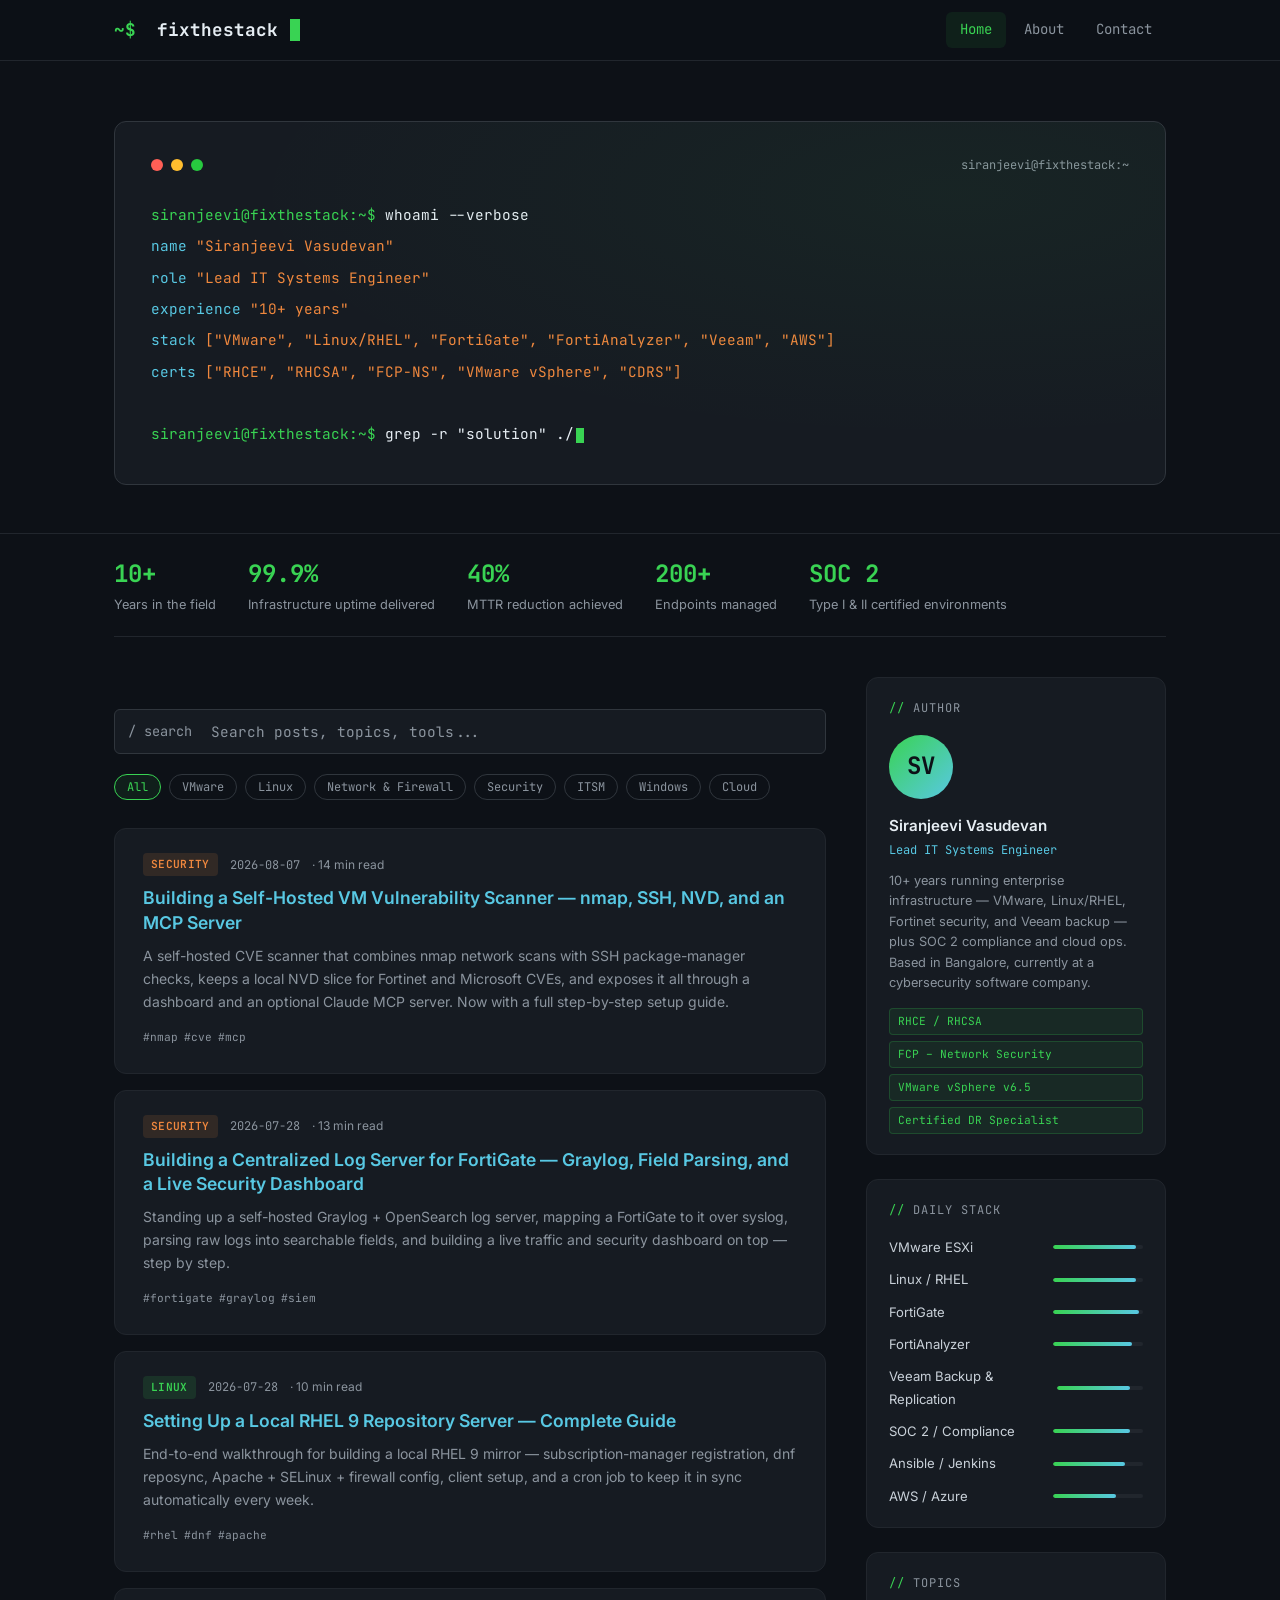
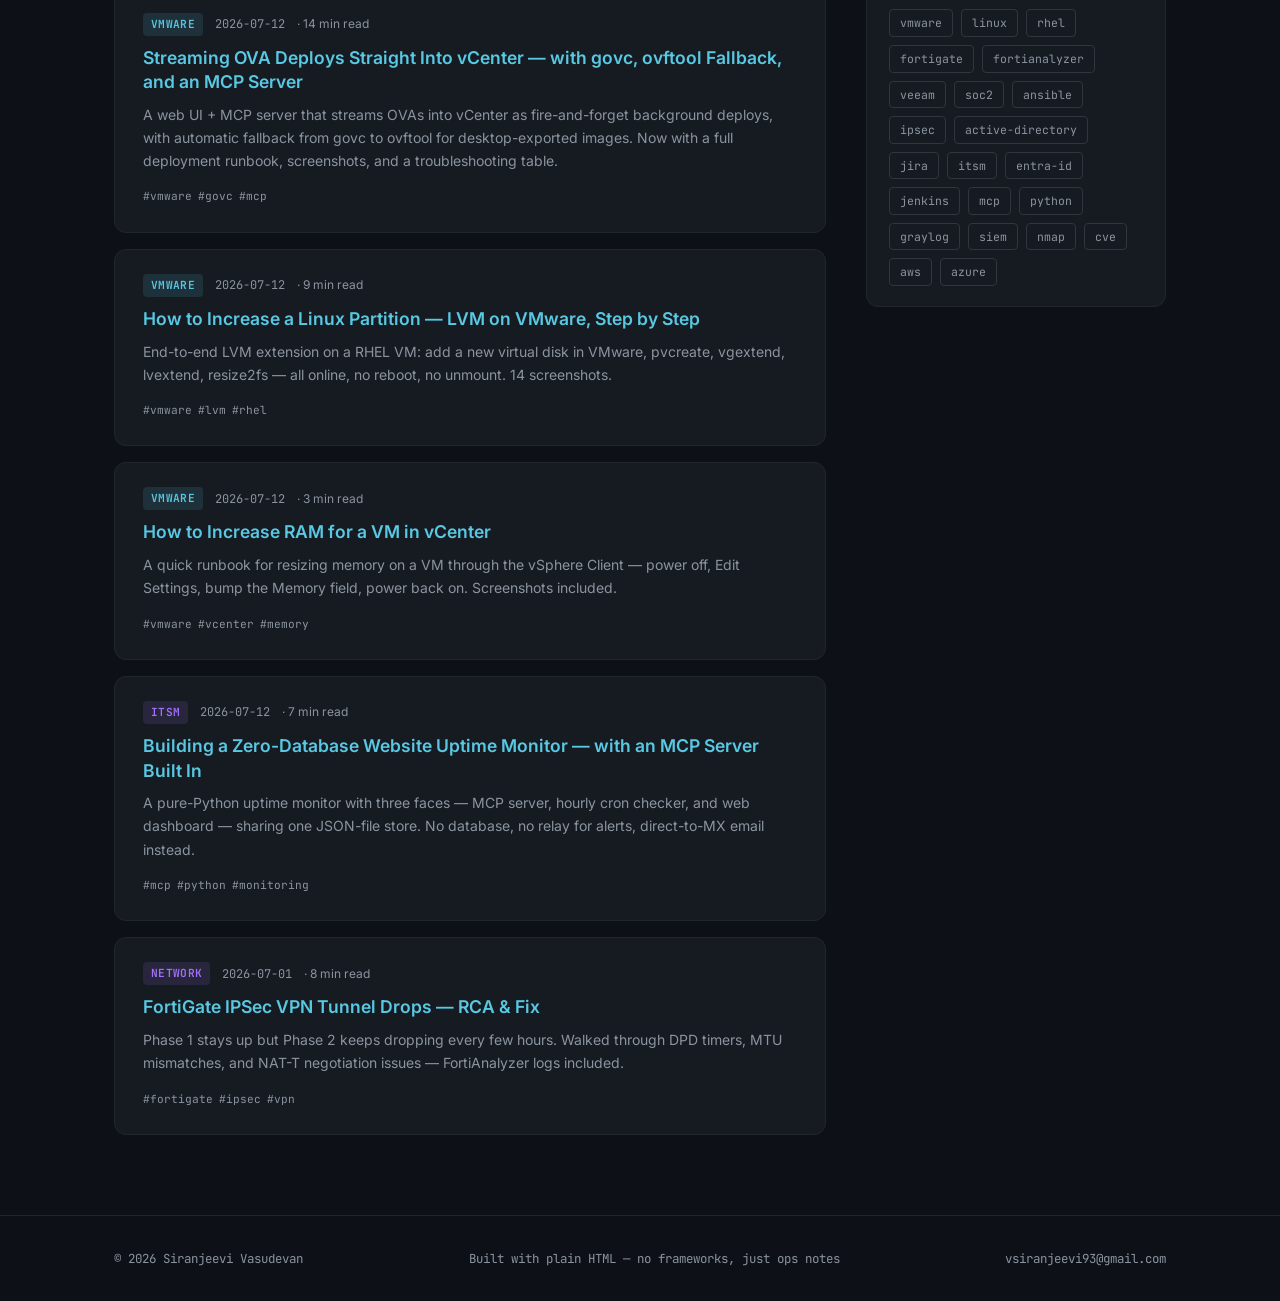
<file: index.html>
<!DOCTYPE html>
<html lang="en">
<head>
  <meta charset="UTF-8" />
  <meta name="viewport" content="width=device-width, initial-scale=1.0" />
  <title>FixTheStack — Siranjeevi Vasudevan</title>
  <meta name="description" content="Real-world IT troubleshooting, VMware & Linux infrastructure, network security, and cloud ops notes from 10+ years in the field." />
  <link rel="preconnect" href="https://fonts.googleapis.com">
  <link rel="preconnect" href="https://fonts.gstatic.com" crossorigin>
  <link href="https://fonts.googleapis.com/css2?family=Inter:wght@400;500;600;700&family=JetBrains+Mono:wght@400;500;700&display=swap" rel="stylesheet">
  <link rel="stylesheet" href="css/style.css" />
</head>
<body>

<!-- ===== TOPBAR ===== -->
<header class="topbar">
  <div class="container topbar-inner">
    <a href="index.html" class="brand">
      <span class="brand-prompt">~$</span>&nbsp;fixthestack<span class="brand-cursor"></span>
    </a>
    <nav class="nav">
      <a href="index.html" class="active">Home</a>
      <a href="about.html">About</a>
      <a href="mailto:vsiranjeevi93@gmail.com">Contact</a>
    </nav>
  </div>
</header>

<!-- ===== HERO ===== -->
<section class="hero">
  <div class="container">
    <div class="hero-shell">
      <div class="shell-bar">
        <span class="shell-dot"></span>
        <span class="shell-dot"></span>
        <span class="shell-dot"></span>
        <span class="shell-title">siranjeevi@fixthestack:~</span>
      </div>
      <div class="shell-line"><span class="sh-prompt">siranjeevi@fixthestack:~$</span> <span class="sh-cmd">whoami --verbose</span></div>
      <div class="shell-line"><span class="sh-key">name</span>        <span class="sh-val">"Siranjeevi Vasudevan"</span></div>
      <div class="shell-line"><span class="sh-key">role</span>        <span class="sh-val">"Lead IT Systems Engineer"</span></div>
      <div class="shell-line"><span class="sh-key">experience</span>  <span class="sh-val">"10+ years"</span></div>
      <div class="shell-line"><span class="sh-key">stack</span>       <span class="sh-val">["VMware", "Linux/RHEL", "FortiGate", "FortiAnalyzer", "Veeam", "AWS"]</span></div>
      <div class="shell-line"><span class="sh-key">certs</span>       <span class="sh-val">["RHCE", "RHCSA", "FCP-NS", "VMware vSphere", "CDRS"]</span></div>
      <div class="shell-line">&nbsp;</div>
      <div class="shell-line"><span class="sh-prompt">siranjeevi@fixthestack:~$</span> <span id="typing-text" class="sh-cmd"></span><span class="brand-cursor" style="width:8px;height:1em;background:var(--green);display:inline-block;vertical-align:middle;animation:blink 1.1s step-end infinite;"></span></div>
    </div>
  </div>
</section>

<!-- ===== STATS ===== -->
<div class="container">
  <div class="stats-bar">
    <div class="stat"><span class="stat-num">10+</span><span class="stat-label">Years in the field</span></div>
    <div class="stat"><span class="stat-num">99.9%</span><span class="stat-label">Infrastructure uptime delivered</span></div>
    <div class="stat"><span class="stat-num">40%</span><span class="stat-label">MTTR reduction achieved</span></div>
    <div class="stat"><span class="stat-num">200+</span><span class="stat-label">Endpoints managed</span></div>
    <div class="stat"><span class="stat-num">SOC 2</span><span class="stat-label">Type I &amp; II certified environments</span></div>
  </div>
</div>

<!-- ===== MAIN CONTENT ===== -->
<div class="container">
  <div class="page-wrapper">

    <!-- FEED -->
    <main>
      <div class="search-wrap">
        <span class="search-icon">/ search</span>
        <input type="text" id="search" placeholder="Search posts, topics, tools..." autocomplete="off" />
      </div>

      <div class="categories">
        <button class="cat-pill active" data-cat="all">All</button>
        <button class="cat-pill" data-cat="vmware">VMware</button>
        <button class="cat-pill" data-cat="linux">Linux</button>
        <button class="cat-pill" data-cat="network">Network &amp; Firewall</button>
        <button class="cat-pill" data-cat="security">Security</button>
        <button class="cat-pill" data-cat="itsm">ITSM</button>
        <button class="cat-pill" data-cat="windows">Windows</button>
        <button class="cat-pill" data-cat="cloud">Cloud</button>
      </div>

      <div class="posts-grid">

        <!-- POST NEWEST -->
        <article class="post-card" data-category="security" data-tags="nmap ssh nvd cve mcp vulnerability scanning vulners">
          <div class="post-meta">
            <span class="post-tag tag-security">Security</span>
            <span class="post-date">2026-08-07</span>
            <span class="post-read-time">· 14 min read</span>
          </div>
          <h2><a href="posts/vm-vulnerability-scanner.html" data-post>Building a Self-Hosted VM Vulnerability Scanner — nmap, SSH, NVD, and an MCP Server</a></h2>
          <p class="post-excerpt">
            A self-hosted CVE scanner that combines nmap network scans with SSH package-manager
            checks, keeps a local NVD slice for Fortinet and Microsoft CVEs, and exposes it all
            through a dashboard and an optional Claude MCP server. Now with a full step-by-step
            setup guide.
          </p>
          <div class="post-footer">
            <div class="post-tags-list">
              <span class="post-tag-small">nmap</span>
              <span class="post-tag-small">cve</span>
              <span class="post-tag-small">mcp</span>
            </div>
            <span class="read-link">read →</span>
          </div>
        </article>

        <!-- POST -->
        <article class="post-card" data-category="security" data-tags="fortigate graylog opensearch siem syslog pipeline dashboard logging">
          <div class="post-meta">
            <span class="post-tag tag-security">Security</span>
            <span class="post-date">2026-07-28</span>
            <span class="post-read-time">· 13 min read</span>
          </div>
          <h2><a href="posts/fortigate-graylog-log-server.html" data-post>Building a Centralized Log Server for FortiGate — Graylog, Field Parsing, and a Live Security Dashboard</a></h2>
          <p class="post-excerpt">
            Standing up a self-hosted Graylog + OpenSearch log server, mapping a FortiGate to
            it over syslog, parsing raw logs into searchable fields, and building a live
            traffic and security dashboard on top — step by step.
          </p>
          <div class="post-footer">
            <div class="post-tags-list">
              <span class="post-tag-small">fortigate</span>
              <span class="post-tag-small">graylog</span>
              <span class="post-tag-small">siem</span>
            </div>
            <span class="read-link">read →</span>
          </div>
        </article>

        <!-- POST -->
        <article class="post-card" data-category="linux" data-tags="rhel dnf apache selinux repo mirror reposync createrepo">
          <div class="post-meta">
            <span class="post-tag tag-linux">Linux</span>
            <span class="post-date">2026-07-28</span>
            <span class="post-read-time">· 10 min read</span>
          </div>
          <h2><a href="posts/rhel9-local-repo-server-setup.html" data-post>Setting Up a Local RHEL 9 Repository Server — Complete Guide</a></h2>
          <p class="post-excerpt">
            End-to-end walkthrough for building a local RHEL 9 mirror — subscription-manager
            registration, dnf reposync, Apache + SELinux + firewall config, client setup, and
            a cron job to keep it in sync automatically every week.
          </p>
          <div class="post-footer">
            <div class="post-tags-list">
              <span class="post-tag-small">rhel</span>
              <span class="post-tag-small">dnf</span>
              <span class="post-tag-small">apache</span>
            </div>
            <span class="read-link">read →</span>
          </div>
        </article>

        <!-- POST -->
        <article class="post-card" data-category="vmware" data-tags="vmware vcenter govc ovftool mcp ova deployment automation">
          <div class="post-meta">
            <span class="post-tag tag-vmware">VMware</span>
            <span class="post-date">2026-07-12</span>
            <span class="post-read-time">· 14 min read</span>
          </div>
          <h2><a href="posts/ova-deployer-mcp-vcenter.html" data-post>Streaming OVA Deploys Straight Into vCenter — with govc, ovftool Fallback, and an MCP Server</a></h2>
          <p class="post-excerpt">
            A web UI + MCP server that streams OVAs into vCenter as fire-and-forget background
            deploys, with automatic fallback from govc to ovftool for desktop-exported images.
            Now with a full deployment runbook, screenshots, and a troubleshooting table.
          </p>
          <div class="post-footer">
            <div class="post-tags-list">
              <span class="post-tag-small">vmware</span>
              <span class="post-tag-small">govc</span>
              <span class="post-tag-small">mcp</span>
            </div>
            <span class="read-link">read →</span>
          </div>
        </article>

        <!-- POST LATEST -->
        <article class="post-card" data-category="vmware" data-tags="vmware lvm rhel linux partition fdisk resize2fs">
          <div class="post-meta">
            <span class="post-tag tag-vmware">VMware</span>
            <span class="post-date">2026-07-12</span>
            <span class="post-read-time">· 9 min read</span>
          </div>
          <h2><a href="posts/increase-linux-partition-vmware.html" data-post>How to Increase a Linux Partition — LVM on VMware, Step by Step</a></h2>
          <p class="post-excerpt">
            End-to-end LVM extension on a RHEL VM: add a new virtual disk in VMware, pvcreate,
            vgextend, lvextend, resize2fs — all online, no reboot, no unmount. 14 screenshots.
          </p>
          <div class="post-footer">
            <div class="post-tags-list">
              <span class="post-tag-small">vmware</span>
              <span class="post-tag-small">lvm</span>
              <span class="post-tag-small">rhel</span>
            </div>
            <span class="read-link">read →</span>
          </div>
        </article>

        <!-- POST NEW -->
        <article class="post-card" data-category="vmware" data-tags="vmware vcenter vsphere memory ram vm">
          <div class="post-meta">
            <span class="post-tag tag-vmware">VMware</span>
            <span class="post-date">2026-07-12</span>
            <span class="post-read-time">· 3 min read</span>
          </div>
          <h2><a href="posts/vcenter-increase-vm-ram.html" data-post>How to Increase RAM for a VM in vCenter</a></h2>
          <p class="post-excerpt">
            A quick runbook for resizing memory on a VM through the vSphere Client — power off,
            Edit Settings, bump the Memory field, power back on. Screenshots included.
          </p>
          <div class="post-footer">
            <div class="post-tags-list">
              <span class="post-tag-small">vmware</span>
              <span class="post-tag-small">vcenter</span>
              <span class="post-tag-small">memory</span>
            </div>
            <span class="read-link">read →</span>
          </div>
        </article>

        <!-- POST 0 -->
        <article class="post-card" data-category="itsm" data-tags="mcp python monitoring uptime dashboard alerting">
          <div class="post-meta">
            <span class="post-tag tag-itsm">ITSM</span>
            <span class="post-date">2026-07-12</span>
            <span class="post-read-time">· 7 min read</span>
          </div>
          <h2><a href="posts/website-checker-mcp-uptime-monitor.html" data-post>Building a Zero-Database Website Uptime Monitor — with an MCP Server Built In</a></h2>
          <p class="post-excerpt">
            A pure-Python uptime monitor with three faces — MCP server, hourly cron checker, and web
            dashboard — sharing one JSON-file store. No database, no relay for alerts, direct-to-MX email instead.
          </p>
          <div class="post-footer">
            <div class="post-tags-list">
              <span class="post-tag-small">mcp</span>
              <span class="post-tag-small">python</span>
              <span class="post-tag-small">monitoring</span>
            </div>
            <span class="read-link">read →</span>
          </div>
        </article>

        <!-- POST 1 -->
        <article class="post-card" data-category="network" data-tags="fortigate vpn ipsec ssl fortinet firewall">
          <div class="post-meta">
            <span class="post-tag tag-network">Network</span>
            <span class="post-date">2026-07-01</span>
            <span class="post-read-time">· 8 min read</span>
          </div>
          <h2><a href="posts/fortigate-ipsec-vpn-troubleshooting.html" data-post>FortiGate IPSec VPN Tunnel Drops — RCA &amp; Fix</a></h2>
          <p class="post-excerpt">
            Phase 1 stays up but Phase 2 keeps dropping every few hours. Walked through DPD timers,
            MTU mismatches, and NAT-T negotiation issues — FortiAnalyzer logs included.
          </p>
          <div class="post-footer">
            <div class="post-tags-list">
              <span class="post-tag-small">fortigate</span>
              <span class="post-tag-small">ipsec</span>
              <span class="post-tag-small">vpn</span>
            </div>
            <span class="read-link">read →</span>
          </div>
        </article>

      </div>
      <p id="no-results" class="no-results hidden">no posts found matching your query</p>
    </main>

    <!-- SIDEBAR -->
    <aside class="sidebar">

      <!-- Profile -->
      <div class="widget">
        <div class="widget-title">Author</div>
        <div class="profile-avatar">SV</div>
        <div class="profile-name">Siranjeevi Vasudevan</div>
        <div class="profile-role">Lead IT Systems Engineer</div>
        <p class="profile-bio">
          10+ years running enterprise infrastructure — VMware, Linux/RHEL, Fortinet security,
          and Veeam backup — plus SOC 2 compliance and cloud ops. Based in Bangalore, currently
          at a cybersecurity software company.
        </p>
        <div class="profile-certs">
          <span class="cert-badge">RHCE / RHCSA</span>
          <span class="cert-badge">FCP – Network Security</span>
          <span class="cert-badge">VMware vSphere v6.5</span>
          <span class="cert-badge">Certified DR Specialist</span>
        </div>
      </div>

      <!-- Tech stack -->
      <div class="widget">
        <div class="widget-title">Daily Stack</div>
        <div class="stack-list">
          <div class="stack-item">
            <span class="stack-name">VMware ESXi</span>
            <div class="stack-bar-wrap"><div class="stack-bar" style="width:92%"></div></div>
          </div>
          <div class="stack-item">
            <span class="stack-name">Linux / RHEL</span>
            <div class="stack-bar-wrap"><div class="stack-bar" style="width:92%"></div></div>
          </div>
          <div class="stack-item">
            <span class="stack-name">FortiGate</span>
            <div class="stack-bar-wrap"><div class="stack-bar" style="width:95%"></div></div>
          </div>
          <div class="stack-item">
            <span class="stack-name">FortiAnalyzer</span>
            <div class="stack-bar-wrap"><div class="stack-bar" style="width:88%"></div></div>
          </div>
          <div class="stack-item">
            <span class="stack-name">Veeam Backup &amp; Replication</span>
            <div class="stack-bar-wrap"><div class="stack-bar" style="width:85%"></div></div>
          </div>
          <div class="stack-item">
            <span class="stack-name">SOC 2 / Compliance</span>
            <div class="stack-bar-wrap"><div class="stack-bar" style="width:85%"></div></div>
          </div>
          <div class="stack-item">
            <span class="stack-name">Ansible / Jenkins</span>
            <div class="stack-bar-wrap"><div class="stack-bar" style="width:80%"></div></div>
          </div>
          <div class="stack-item">
            <span class="stack-name">AWS / Azure</span>
            <div class="stack-bar-wrap"><div class="stack-bar" style="width:70%"></div></div>
          </div>
        </div>
      </div>

      <!-- Topics -->
      <div class="widget">
        <div class="widget-title">Topics</div>
        <div class="tag-cloud-widget">
          <span class="tag-widget-pill">vmware</span>
          <span class="tag-widget-pill">linux</span>
          <span class="tag-widget-pill">rhel</span>
          <span class="tag-widget-pill">fortigate</span>
          <span class="tag-widget-pill">fortianalyzer</span>
          <span class="tag-widget-pill">veeam</span>
          <span class="tag-widget-pill">soc2</span>
          <span class="tag-widget-pill">ansible</span>
          <span class="tag-widget-pill">ipsec</span>
          <span class="tag-widget-pill">active-directory</span>
          <span class="tag-widget-pill">jira</span>
          <span class="tag-widget-pill">itsm</span>
          <span class="tag-widget-pill">entra-id</span>
          <span class="tag-widget-pill">jenkins</span>
          <span class="tag-widget-pill">mcp</span>
          <span class="tag-widget-pill">python</span>
          <span class="tag-widget-pill">graylog</span>
          <span class="tag-widget-pill">siem</span>
          <span class="tag-widget-pill">nmap</span>
          <span class="tag-widget-pill">cve</span>
          <span class="tag-widget-pill">aws</span>
          <span class="tag-widget-pill">azure</span>
        </div>
      </div>

    </aside>
  </div>
</div>

<!-- ===== FOOTER ===== -->
<footer>
  <div class="container footer-inner">
    <span>© 2026 Siranjeevi Vasudevan</span>
    <span>Built with plain HTML — no frameworks, just ops notes</span>
    <span><a href="mailto:vsiranjeevi93@gmail.com">vsiranjeevi93@gmail.com</a></span>
  </div>
</footer>

<script src="js/main.js"></script>
</body>
</html>
</file>
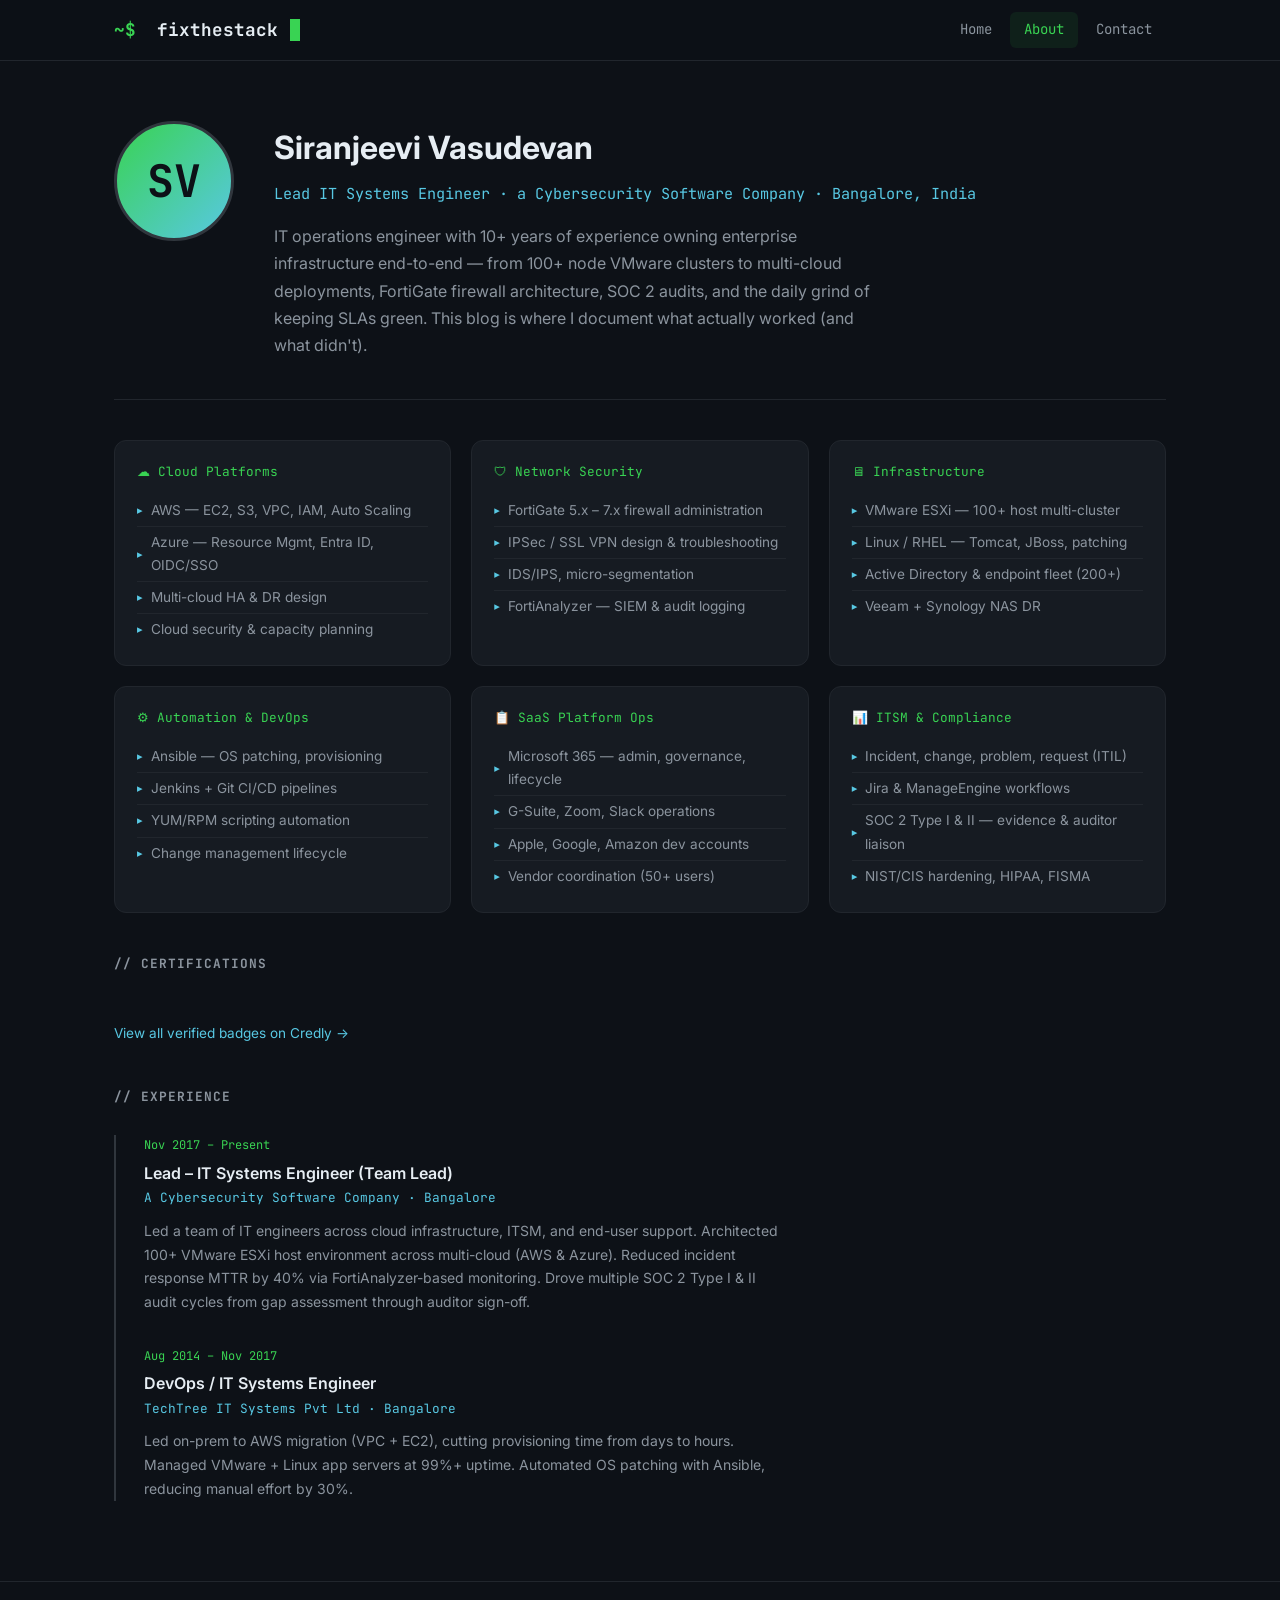
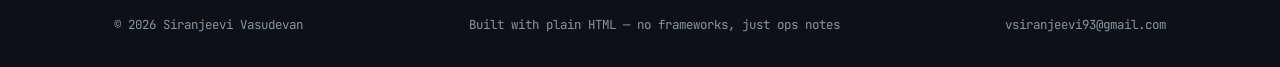
<file: about.html>
<!DOCTYPE html>
<html lang="en">
<head>
  <meta charset="UTF-8" />
  <meta name="viewport" content="width=device-width, initial-scale=1.0" />
  <title>About — Siranjeevi Vasudevan</title>
  <link rel="preconnect" href="https://fonts.googleapis.com">
  <link rel="preconnect" href="https://fonts.gstatic.com" crossorigin>
  <link href="https://fonts.googleapis.com/css2?family=Inter:wght@400;500;600;700&family=JetBrains+Mono:wght@400;500;700&display=swap" rel="stylesheet">
  <link rel="stylesheet" href="css/style.css" />
</head>
<body>

<header class="topbar">
  <div class="container topbar-inner">
    <a href="index.html" class="brand">
      <span class="brand-prompt">~$</span>&nbsp;fixthestack<span class="brand-cursor"></span>
    </a>
    <nav class="nav">
      <a href="index.html">Home</a>
      <a href="about.html" class="active">About</a>
      <a href="mailto:vsiranjeevi93@gmail.com">Contact</a>
    </nav>
  </div>
</header>

<div class="container">

  <div class="about-hero">
    <div class="about-avatar">SV</div>
    <div class="about-intro">
      <h1>Siranjeevi Vasudevan</h1>
      <div class="role">Lead IT Systems Engineer · a Cybersecurity Software Company · Bangalore, India</div>
      <p>
        IT operations engineer with 10+ years of experience owning enterprise infrastructure end-to-end —
        from 100+ node VMware clusters to multi-cloud deployments, FortiGate firewall architecture,
        SOC 2 audits, and the daily grind of keeping SLAs green. This blog is where I document what
        actually worked (and what didn't).
      </p>
    </div>
  </div>

  <div class="skills-grid">

    <div class="skill-card">
      <div class="skill-card-title">☁ Cloud Platforms</div>
      <ul>
        <li>AWS — EC2, S3, VPC, IAM, Auto Scaling</li>
        <li>Azure — Resource Mgmt, Entra ID, OIDC/SSO</li>
        <li>Multi-cloud HA &amp; DR design</li>
        <li>Cloud security &amp; capacity planning</li>
      </ul>
    </div>

    <div class="skill-card">
      <div class="skill-card-title">🛡 Network Security</div>
      <ul>
        <li>FortiGate 5.x – 7.x firewall administration</li>
        <li>IPSec / SSL VPN design &amp; troubleshooting</li>
        <li>IDS/IPS, micro-segmentation</li>
        <li>FortiAnalyzer — SIEM &amp; audit logging</li>
      </ul>
    </div>

    <div class="skill-card">
      <div class="skill-card-title">🖥 Infrastructure</div>
      <ul>
        <li>VMware ESXi — 100+ host multi-cluster</li>
        <li>Linux / RHEL — Tomcat, JBoss, patching</li>
        <li>Active Directory &amp; endpoint fleet (200+)</li>
        <li>Veeam + Synology NAS DR</li>
      </ul>
    </div>

    <div class="skill-card">
      <div class="skill-card-title">⚙ Automation &amp; DevOps</div>
      <ul>
        <li>Ansible — OS patching, provisioning</li>
        <li>Jenkins + Git CI/CD pipelines</li>
        <li>YUM/RPM scripting automation</li>
        <li>Change management lifecycle</li>
      </ul>
    </div>

    <div class="skill-card">
      <div class="skill-card-title">📋 SaaS Platform Ops</div>
      <ul>
        <li>Microsoft 365 — admin, governance, lifecycle</li>
        <li>G-Suite, Zoom, Slack operations</li>
        <li>Apple, Google, Amazon dev accounts</li>
        <li>Vendor coordination (50+ users)</li>
      </ul>
    </div>

    <div class="skill-card">
      <div class="skill-card-title">📊 ITSM &amp; Compliance</div>
      <ul>
        <li>Incident, change, problem, request (ITIL)</li>
        <li>Jira &amp; ManageEngine workflows</li>
        <li>SOC 2 Type I &amp; II — evidence &amp; auditor liaison</li>
        <li>NIST/CIS hardening, HIPAA, FISMA</li>
      </ul>
    </div>

  </div>

  <!-- Certifications -->
  <div style="margin: 40px 0;">
    <h2 style="font-family: var(--font-mono); color: var(--text-dim); font-size: 0.8rem; text-transform: uppercase; letter-spacing: .08em; margin-bottom: 28px;">
      // Certifications
    </h2>
    <div style="display: flex; flex-wrap: wrap; gap: 24px;">
      <div data-iframe-width="150" data-iframe-height="270" data-share-badge-id="db05841b-8805-4150-80b3-c058d112350a" data-share-badge-host="https://www.credly.com"></div>
      <div data-iframe-width="150" data-iframe-height="270" data-share-badge-id="204e85ad-4bf3-4427-905c-168bef9a9332" data-share-badge-host="https://www.credly.com"></div>
      <div data-iframe-width="150" data-iframe-height="270" data-share-badge-id="e054673a-2c91-41f4-84f3-b9eb070f2daf" data-share-badge-host="https://www.credly.com"></div>
      <div data-iframe-width="150" data-iframe-height="270" data-share-badge-id="34c0e852-b57f-4611-aaad-354a32de0a2f" data-share-badge-host="https://www.credly.com"></div>
      <div data-iframe-width="150" data-iframe-height="270" data-share-badge-id="edcc7696-b386-4766-b52b-cd6a70cc84d8" data-share-badge-host="https://www.credly.com"></div>
      <div data-iframe-width="150" data-iframe-height="270" data-share-badge-id="d4cadf50-d5ce-480a-95c0-f0dd577b990c" data-share-badge-host="https://www.credly.com"></div>
    </div>
    <p style="margin-top: 16px;">
      <a href="https://www.credly.com/users/siranjeevi/badges/credly" target="_blank" rel="noopener" style="font-size: 0.85rem; color: var(--cyan);">View all verified badges on Credly →</a>
    </p>
  </div>

  <!-- Timeline -->
  <div style="margin: 40px 0 80px;">
    <h2 style="font-family: var(--font-mono); color: var(--text-dim); font-size: 0.8rem; text-transform: uppercase; letter-spacing: .08em; margin-bottom: 28px;">
      // Experience
    </h2>

    <div style="border-left: 2px solid var(--border); padding-left: 28px; display: flex; flex-direction: column; gap: 32px;">

      <div>
        <div style="font-family: var(--font-mono); font-size: 0.75rem; color: var(--green); margin-bottom: 4px;">Nov 2017 – Present</div>
        <div style="font-weight: 600; color: var(--text-head); font-size: 1rem;">Lead – IT Systems Engineer (Team Lead)</div>
        <div style="font-family: var(--font-mono); font-size: 0.8rem; color: var(--cyan); margin-bottom: 10px;">A Cybersecurity Software Company · Bangalore</div>
        <p style="font-size: 0.875rem; color: var(--text-dim); max-width: 640px;">
          Led a team of IT engineers across cloud infrastructure, ITSM, and end-user support.
          Architected 100+ VMware ESXi host environment across multi-cloud (AWS &amp; Azure).
          Reduced incident response MTTR by 40% via FortiAnalyzer-based monitoring.
          Drove multiple SOC 2 Type I &amp; II audit cycles from gap assessment through auditor sign-off.
        </p>
      </div>

      <div>
        <div style="font-family: var(--font-mono); font-size: 0.75rem; color: var(--green); margin-bottom: 4px;">Aug 2014 – Nov 2017</div>
        <div style="font-weight: 600; color: var(--text-head); font-size: 1rem;">DevOps / IT Systems Engineer</div>
        <div style="font-family: var(--font-mono); font-size: 0.8rem; color: var(--cyan); margin-bottom: 10px;">TechTree IT Systems Pvt Ltd · Bangalore</div>
        <p style="font-size: 0.875rem; color: var(--text-dim); max-width: 640px;">
          Led on-prem to AWS migration (VPC + EC2), cutting provisioning time from days to hours.
          Managed VMware + Linux app servers at 99%+ uptime. Automated OS patching with Ansible,
          reducing manual effort by 30%.
        </p>
      </div>

    </div>
  </div>

</div>

<footer>
  <div class="container footer-inner">
    <span>© 2026 Siranjeevi Vasudevan</span>
    <span>Built with plain HTML — no frameworks, just ops notes</span>
    <span><a href="mailto:vsiranjeevi93@gmail.com">vsiranjeevi93@gmail.com</a></span>
  </div>
</footer>

<script src="js/main.js"></script>
<script type="text/javascript" async src="//cdn.credly.com/assets/utilities/embed.js"></script>
</body>
</html>
</file>
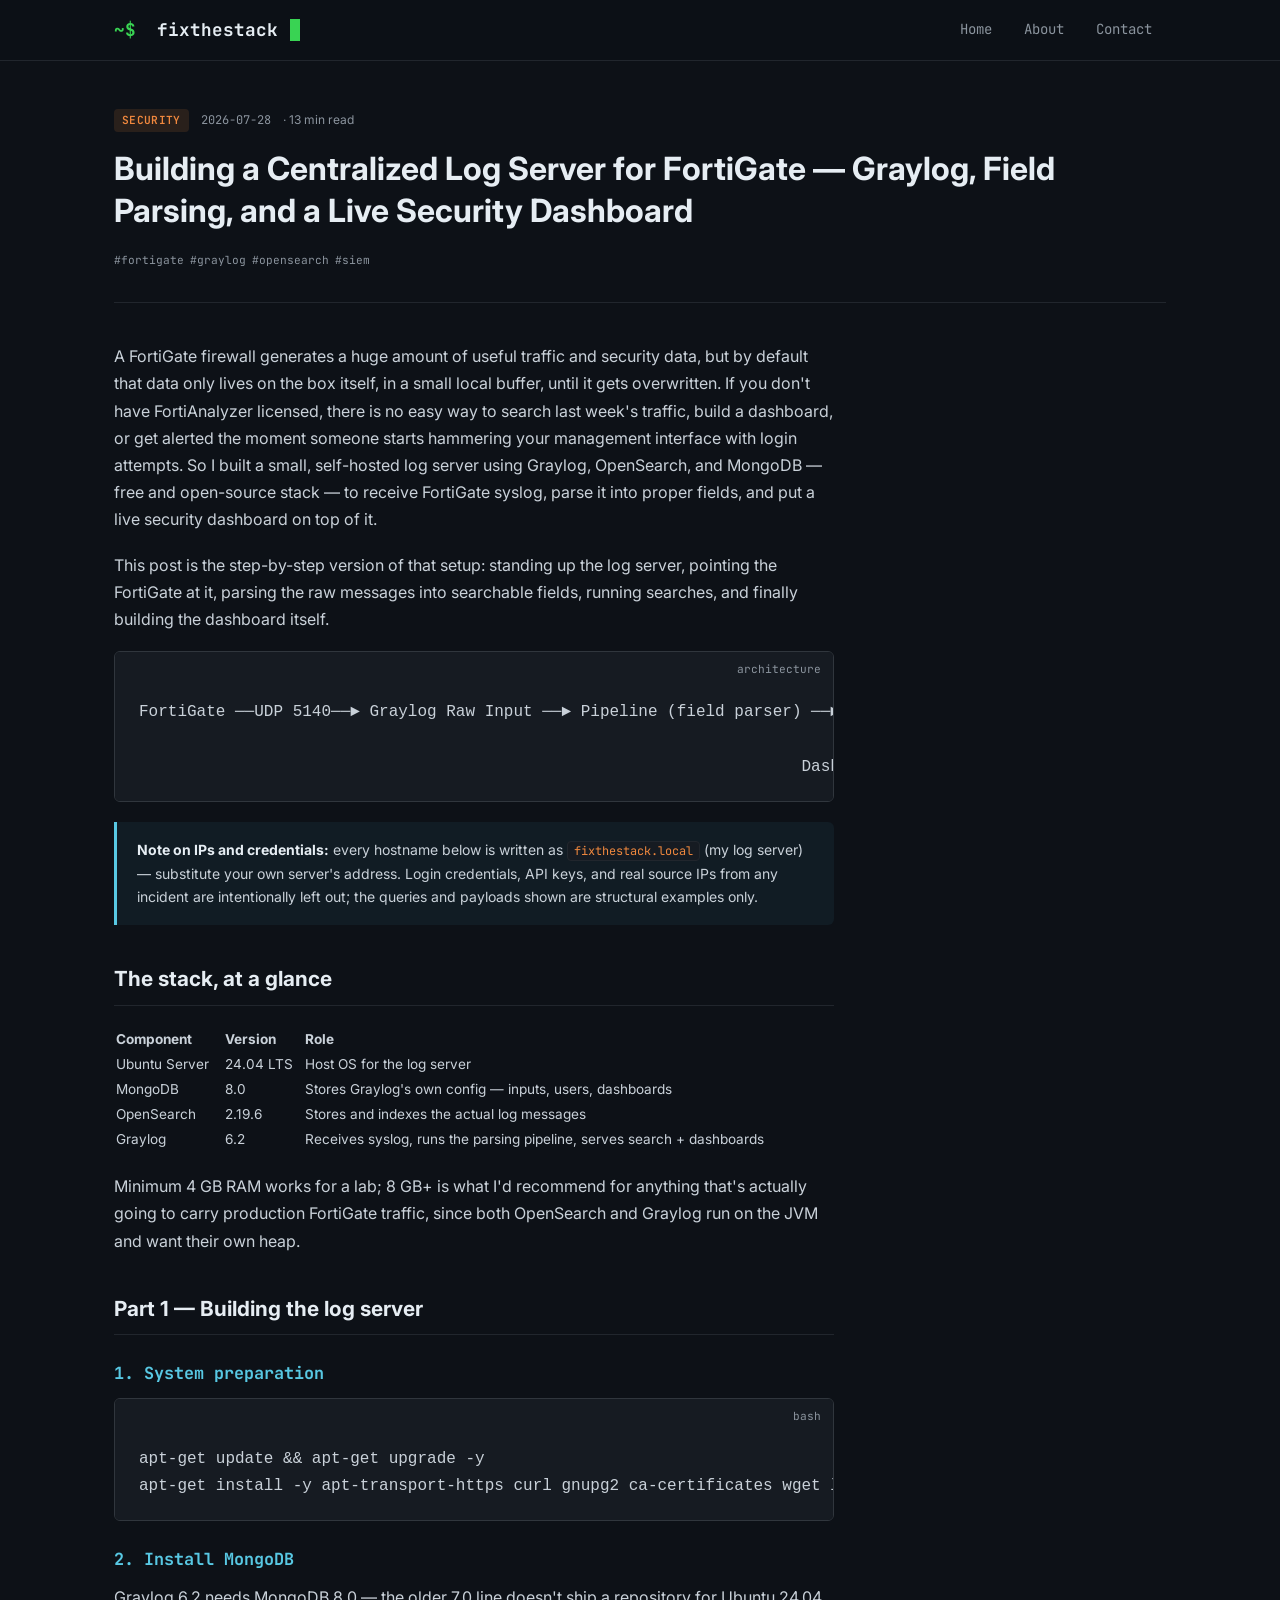
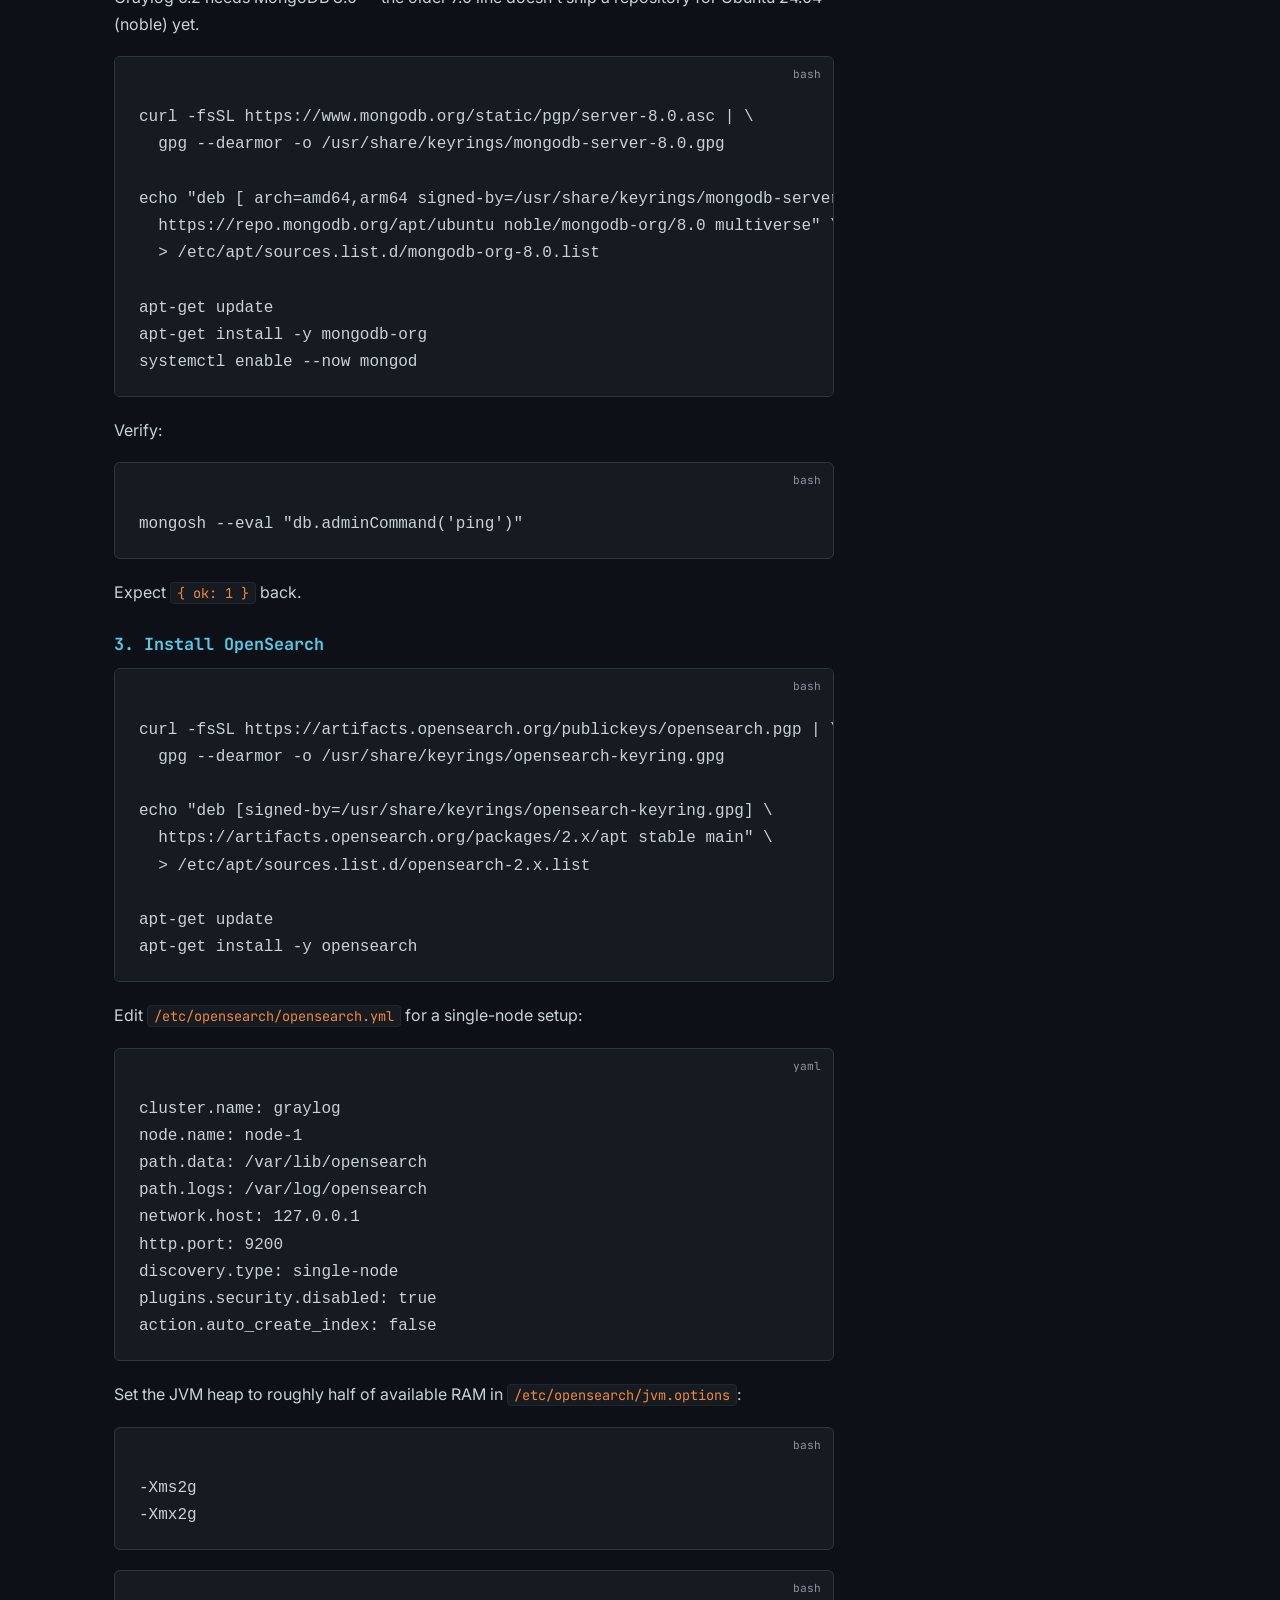
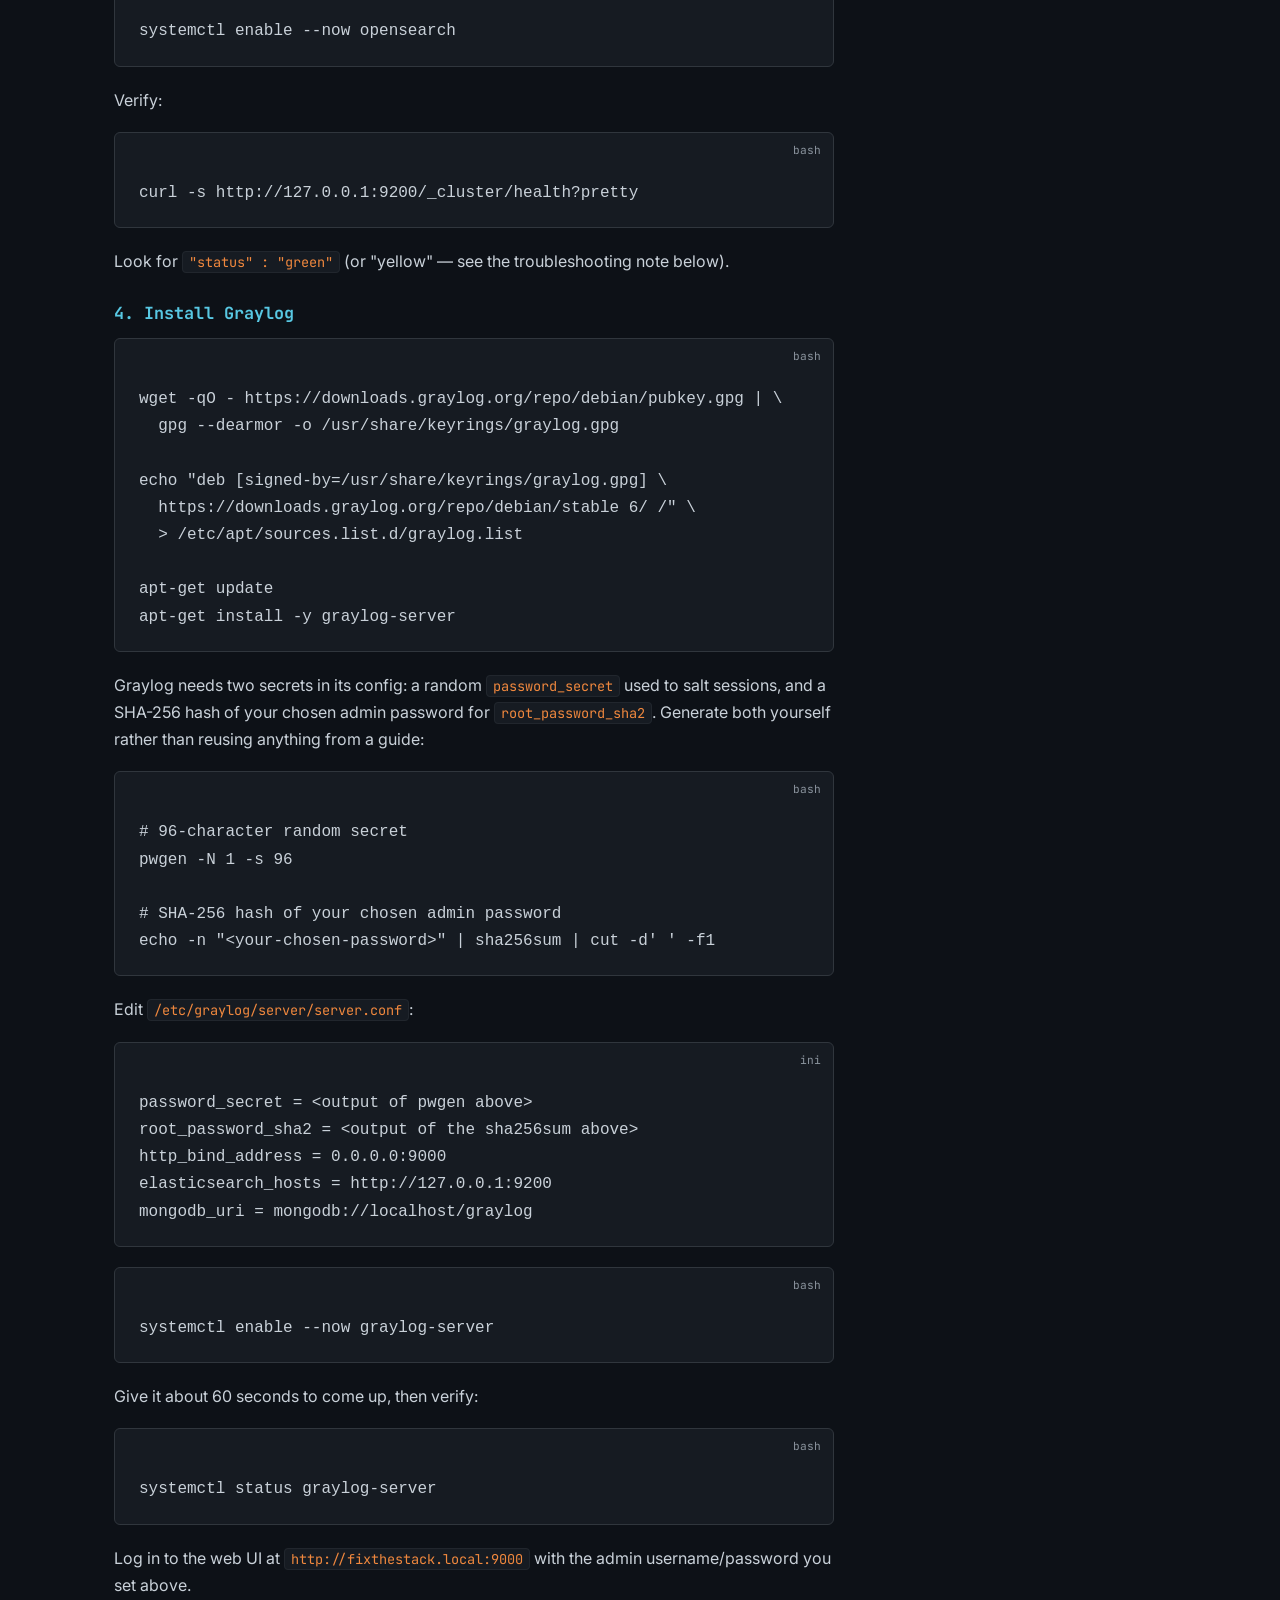
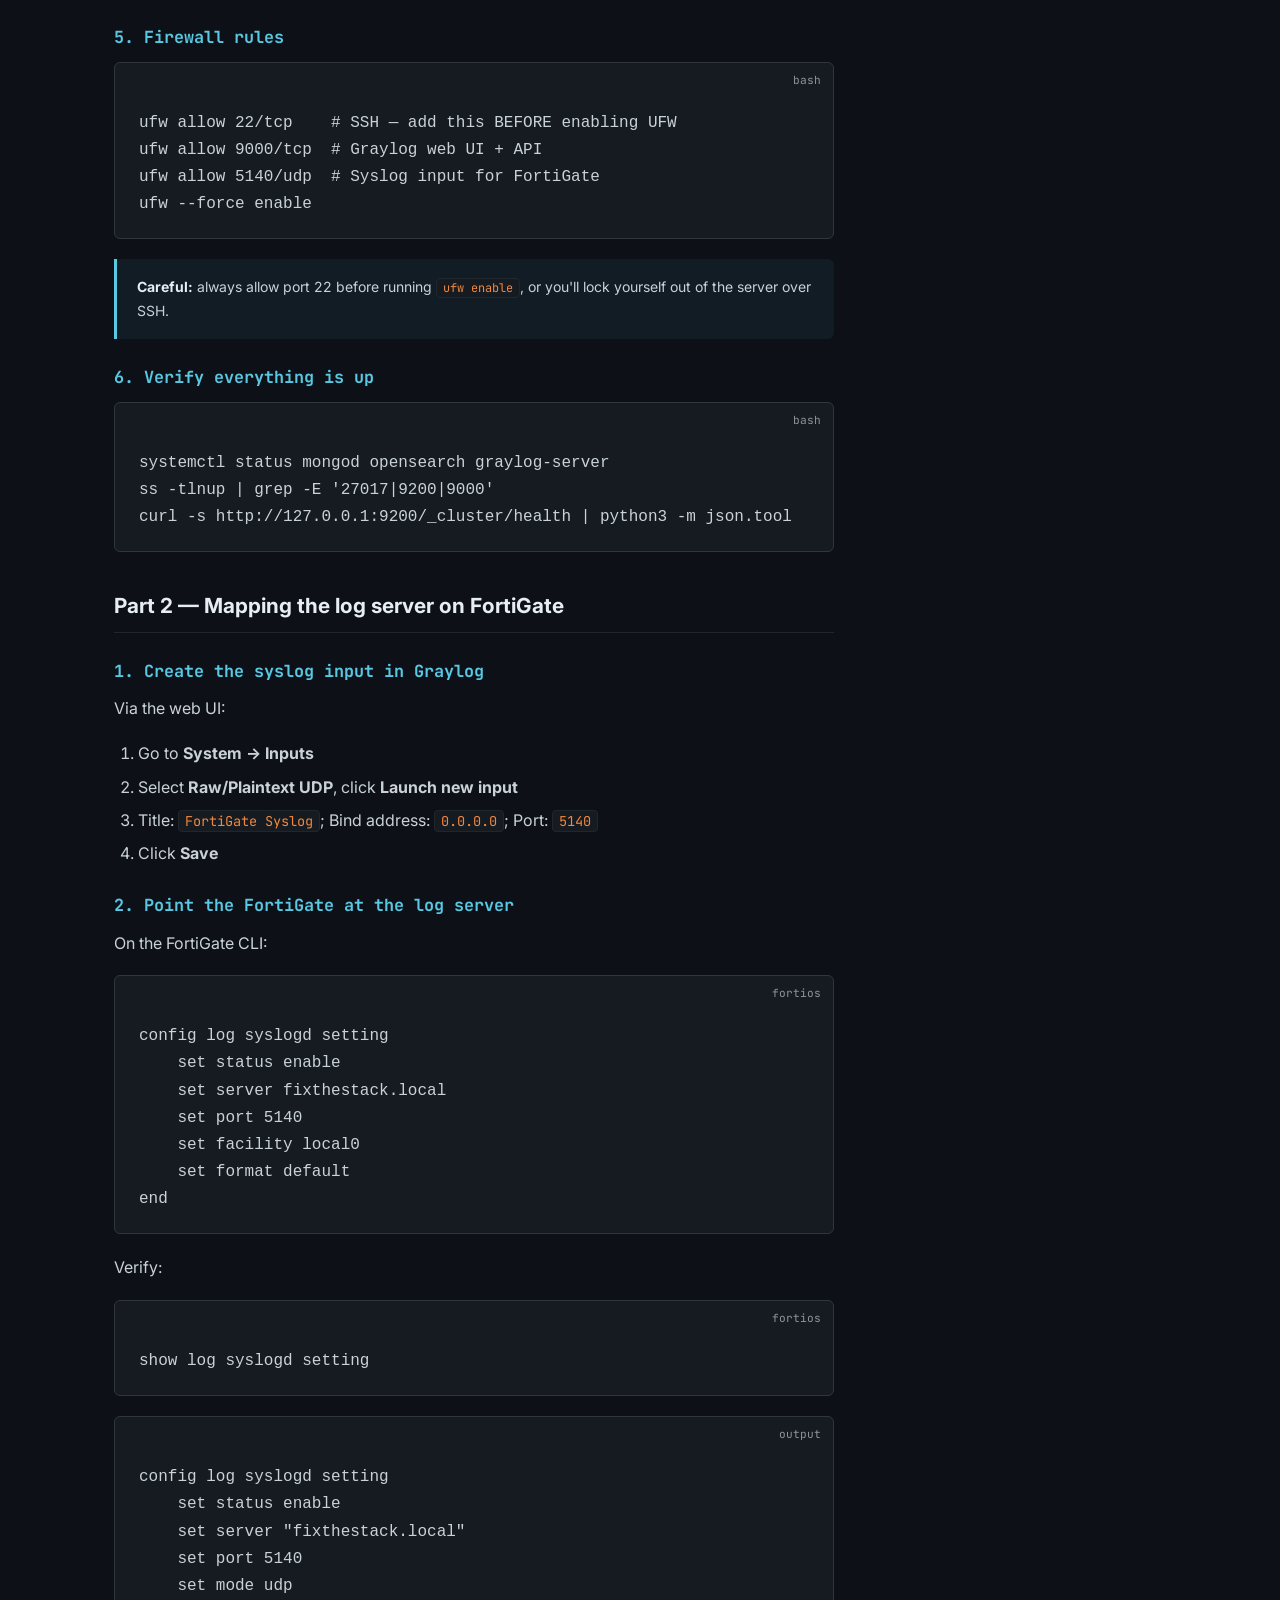
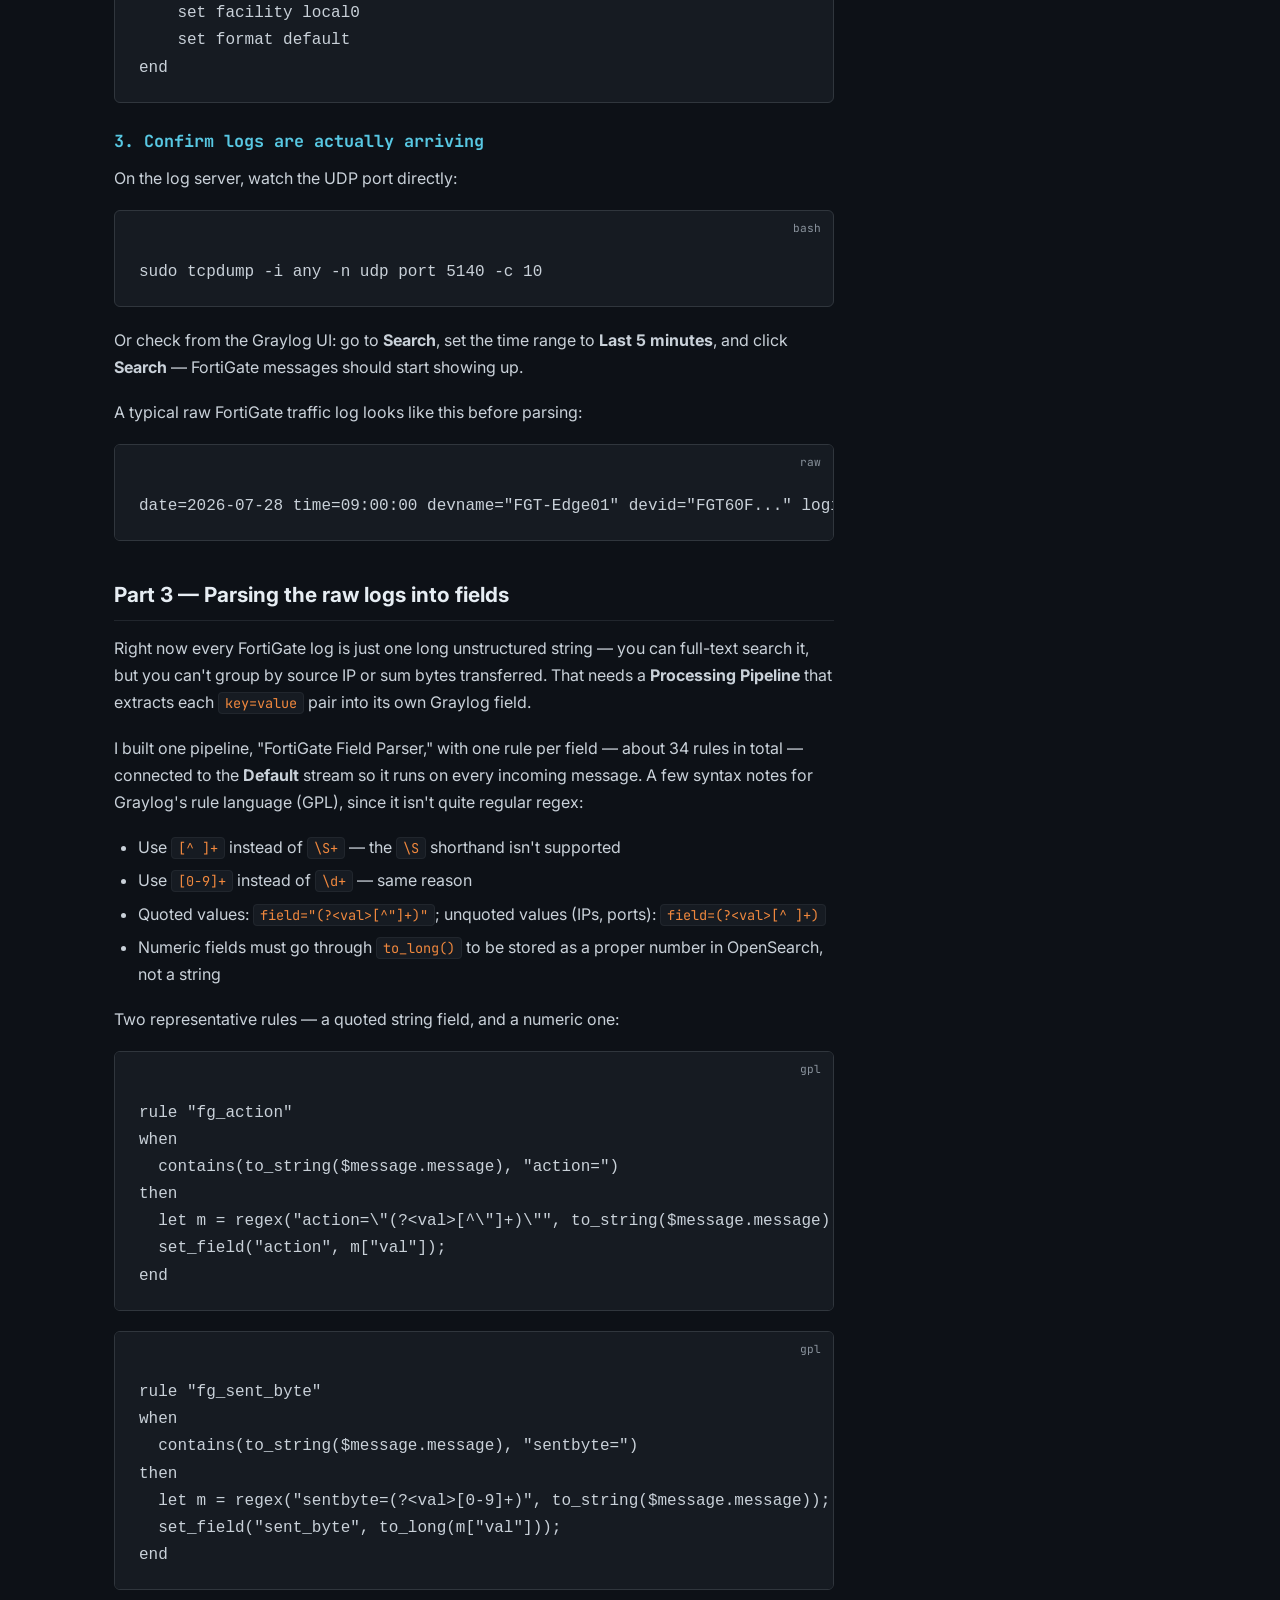
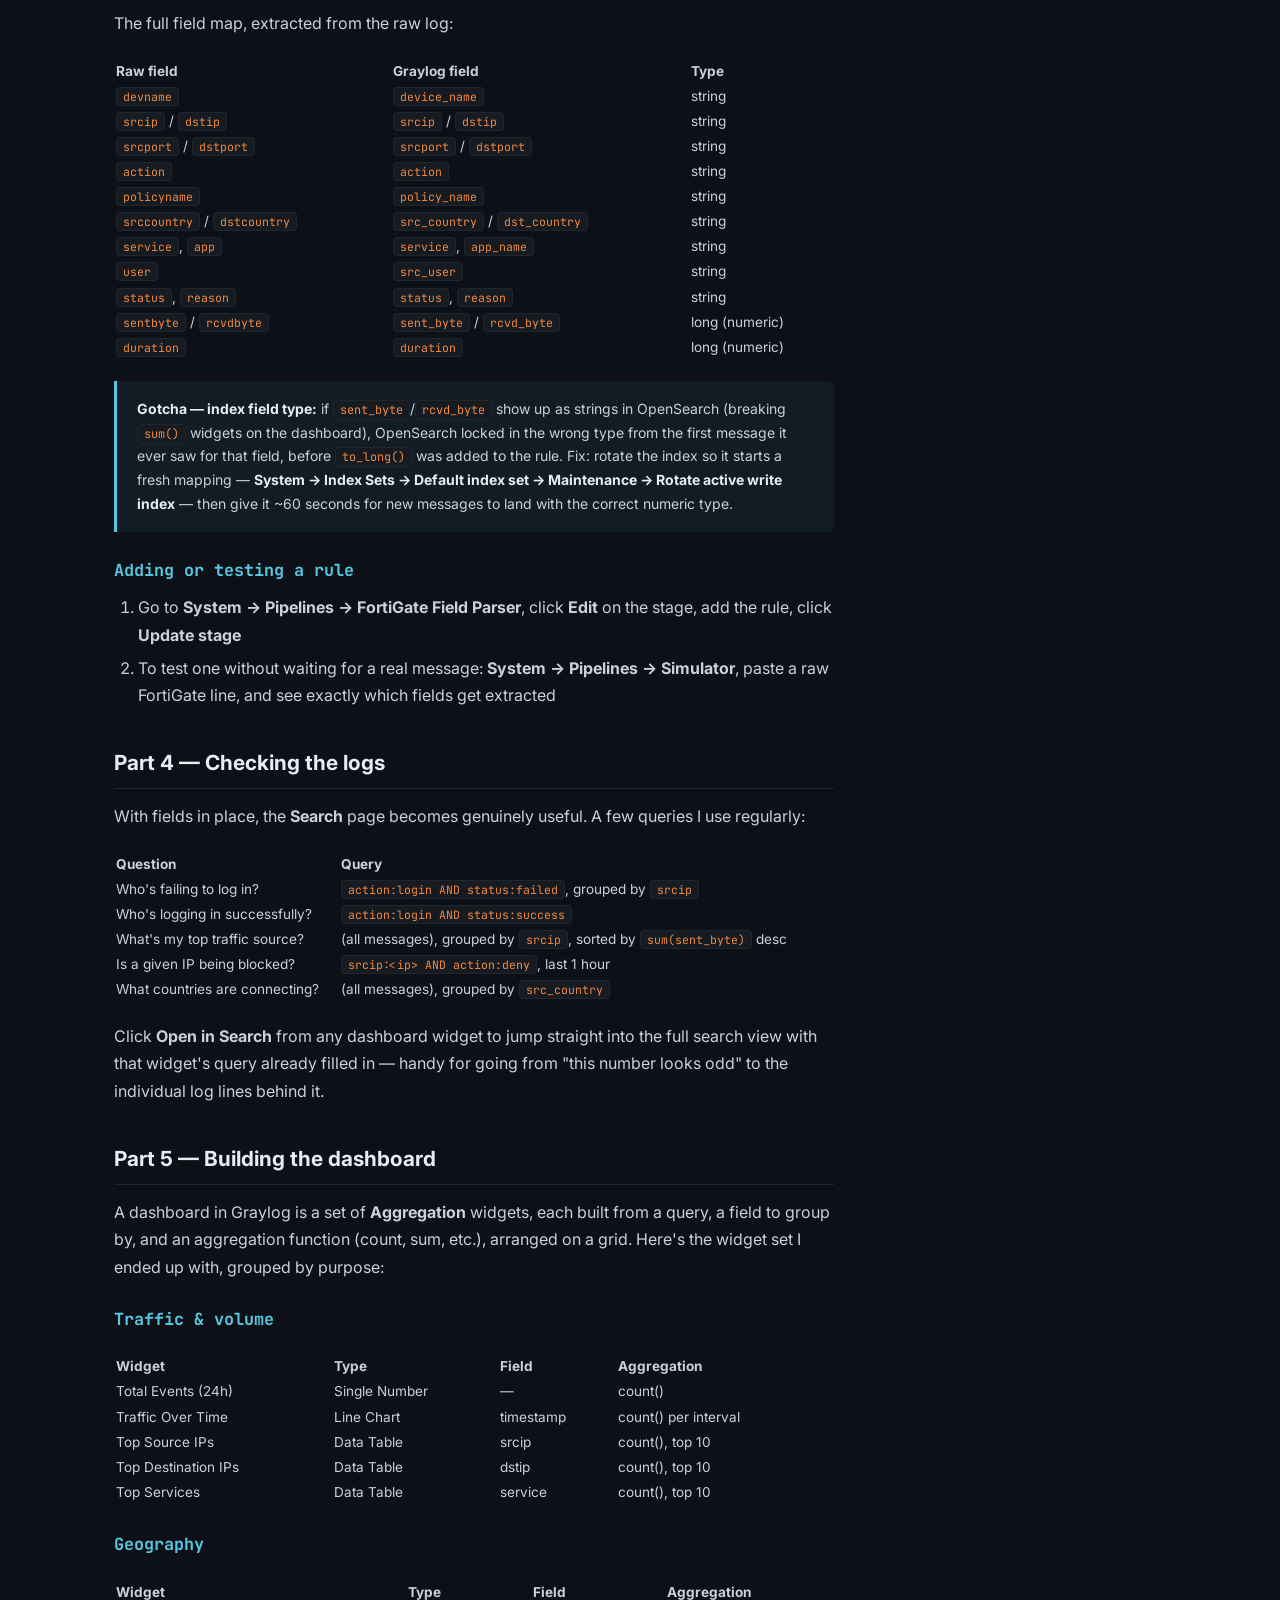
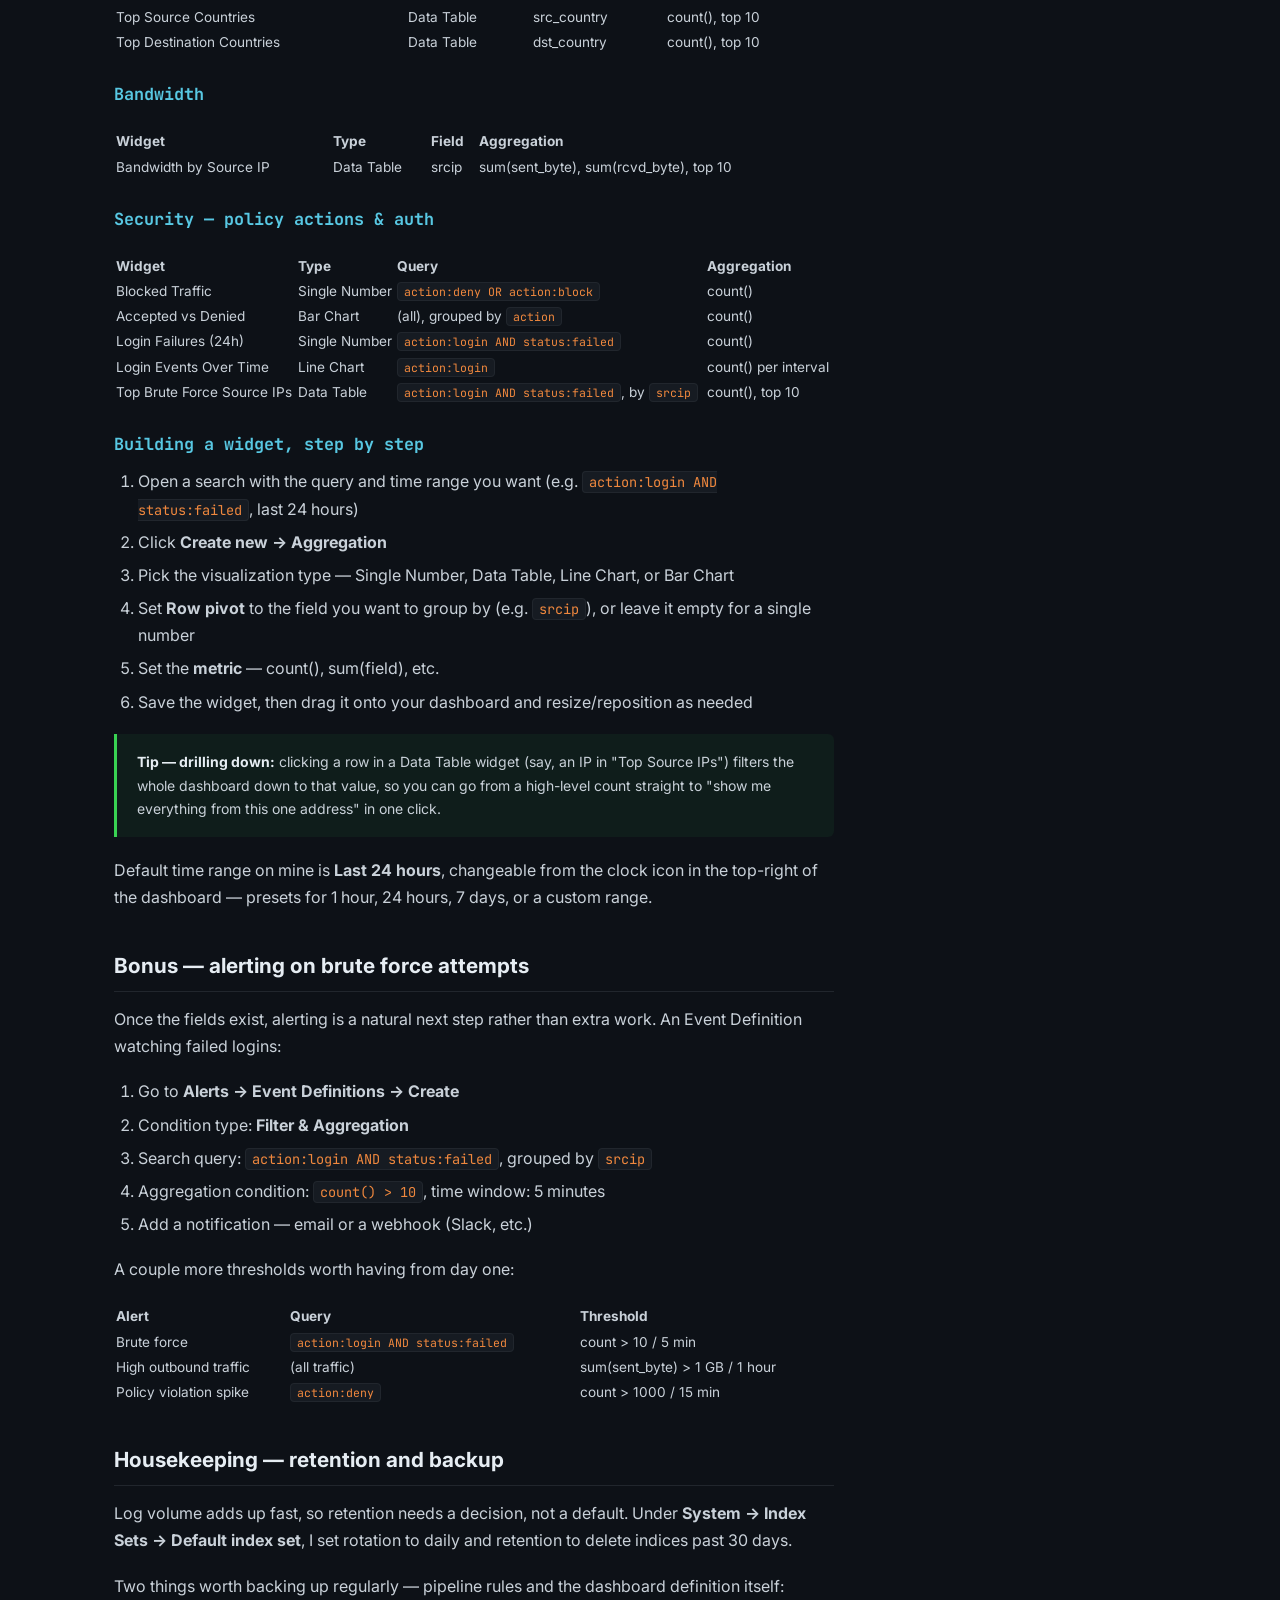
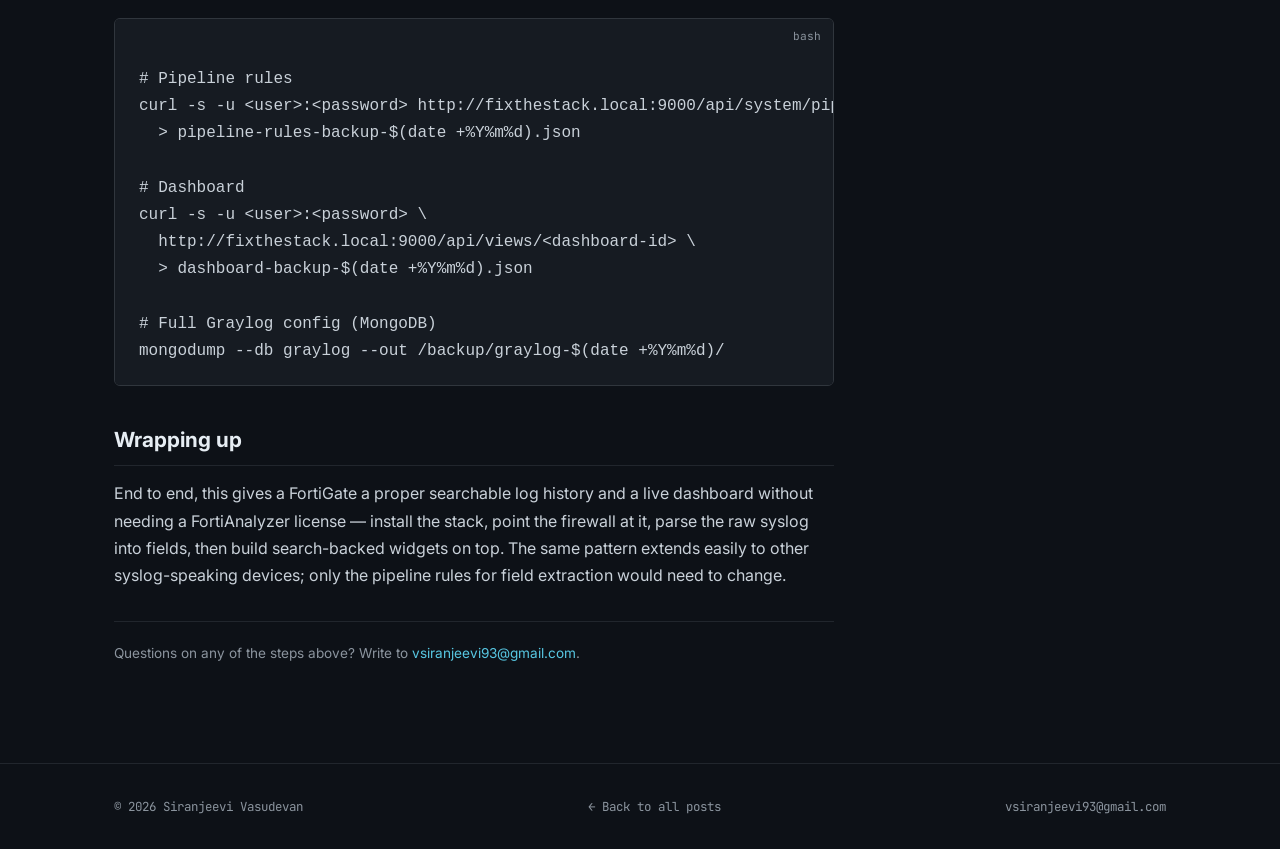
<file: posts/fortigate-graylog-log-server.html>
<!DOCTYPE html>
<html lang="en">
<head>
  <meta charset="UTF-8" />
  <meta name="viewport" content="width=device-width, initial-scale=1.0" />
  <title>Building a Centralized Log Server for FortiGate — Graylog, Field Parsing, and a Live Security Dashboard · FixTheStack</title>
  <link rel="preconnect" href="https://fonts.googleapis.com">
  <link rel="preconnect" href="https://fonts.gstatic.com" crossorigin>
  <link href="https://fonts.googleapis.com/css2?family=Inter:wght@400;500;600;700&family=JetBrains+Mono:wght@400;500;700&display=swap" rel="stylesheet">
  <link rel="stylesheet" href="../css/style.css" />
</head>
<body>

<header class="topbar">
  <div class="container topbar-inner">
    <a href="../index.html" class="brand">
      <span class="brand-prompt">~$</span>&nbsp;fixthestack<span class="brand-cursor"></span>
    </a>
    <nav class="nav">
      <a href="../index.html">Home</a>
      <a href="../about.html">About</a>
      <a href="mailto:vsiranjeevi93@gmail.com">Contact</a>
    </nav>
  </div>
</header>

<div class="container">
  <div class="post-header">
    <div class="post-meta" style="margin-bottom: 16px;">
      <span class="post-tag tag-security">Security</span>
      <span class="post-date">2026-07-28</span>
      <span class="post-read-time">· 13 min read</span>
    </div>
    <h1>Building a Centralized Log Server for FortiGate — Graylog, Field Parsing, and a Live Security Dashboard</h1>
    <div class="post-tags-list" style="margin-top: 14px;">
      <span class="post-tag-small">fortigate</span>
      <span class="post-tag-small">graylog</span>
      <span class="post-tag-small">opensearch</span>
      <span class="post-tag-small">siem</span>
    </div>
  </div>

  <div class="post-body">

    <p>
      A FortiGate firewall generates a huge amount of useful traffic and security data, but by
      default that data only lives on the box itself, in a small local buffer, until it gets
      overwritten. If you don't have FortiAnalyzer licensed, there is no easy way to search
      last week's traffic, build a dashboard, or get alerted the moment someone starts
      hammering your management interface with login attempts. So I built a small, self-hosted
      log server using Graylog, OpenSearch, and MongoDB — free and open-source stack — to
      receive FortiGate syslog, parse it into proper fields, and put a live security dashboard
      on top of it.
    </p>
    <p>
      This post is the step-by-step version of that setup: standing up the log server, pointing
      the FortiGate at it, parsing the raw messages into searchable fields, running searches,
      and finally building the dashboard itself.
    </p>

    <pre><span class="pre-label">architecture</span>
FortiGate ──UDP 5140──► Graylog Raw Input ──► Pipeline (field parser) ──► OpenSearch
                                                                            │
                                                                     Dashboards / Search
</pre>

    <div class="callout info">
      <strong>Note on IPs and credentials:</strong> every hostname below is written as
      <code>fixthestack.local</code> (my log server) — substitute your own server's address.
      Login credentials, API keys, and real source IPs from any incident are intentionally
      left out; the queries and payloads shown are structural examples only.
    </div>

    <h2>The stack, at a glance</h2>
    <table style="width:100%; margin: 20px 0; font-size: 0.85rem;">
      <tr><th style="text-align:left;">Component</th><th style="text-align:left;">Version</th><th style="text-align:left;">Role</th></tr>
      <tr><td>Ubuntu Server</td><td>24.04 LTS</td><td>Host OS for the log server</td></tr>
      <tr><td>MongoDB</td><td>8.0</td><td>Stores Graylog's own config — inputs, users, dashboards</td></tr>
      <tr><td>OpenSearch</td><td>2.19.6</td><td>Stores and indexes the actual log messages</td></tr>
      <tr><td>Graylog</td><td>6.2</td><td>Receives syslog, runs the parsing pipeline, serves search + dashboards</td></tr>
    </table>
    <p>
      Minimum 4 GB RAM works for a lab; 8 GB+ is what I'd recommend for anything that's
      actually going to carry production FortiGate traffic, since both OpenSearch and Graylog
      run on the JVM and want their own heap.
    </p>

    <h2>Part 1 — Building the log server</h2>

    <h3>1. System preparation</h3>
    <pre><span class="pre-label">bash</span>
apt-get update && apt-get upgrade -y
apt-get install -y apt-transport-https curl gnupg2 ca-certificates wget lsb-release pwgen
</pre>

    <h3>2. Install MongoDB</h3>
    <p>
      Graylog 6.2 needs MongoDB 8.0 — the older 7.0 line doesn't ship a repository for
      Ubuntu 24.04 (noble) yet.
    </p>
    <pre><span class="pre-label">bash</span>
curl -fsSL https://www.mongodb.org/static/pgp/server-8.0.asc | \
  gpg --dearmor -o /usr/share/keyrings/mongodb-server-8.0.gpg

echo "deb [ arch=amd64,arm64 signed-by=/usr/share/keyrings/mongodb-server-8.0.gpg ] \
  https://repo.mongodb.org/apt/ubuntu noble/mongodb-org/8.0 multiverse" \
  > /etc/apt/sources.list.d/mongodb-org-8.0.list

apt-get update
apt-get install -y mongodb-org
systemctl enable --now mongod
</pre>
    <p>Verify:</p>
    <pre><span class="pre-label">bash</span>
mongosh --eval "db.adminCommand('ping')"
</pre>
    <p>Expect <code>{ ok: 1 }</code> back.</p>

    <h3>3. Install OpenSearch</h3>
    <pre><span class="pre-label">bash</span>
curl -fsSL https://artifacts.opensearch.org/publickeys/opensearch.pgp | \
  gpg --dearmor -o /usr/share/keyrings/opensearch-keyring.gpg

echo "deb [signed-by=/usr/share/keyrings/opensearch-keyring.gpg] \
  https://artifacts.opensearch.org/packages/2.x/apt stable main" \
  > /etc/apt/sources.list.d/opensearch-2.x.list

apt-get update
apt-get install -y opensearch
</pre>
    <p>Edit <code>/etc/opensearch/opensearch.yml</code> for a single-node setup:</p>
    <pre><span class="pre-label">yaml</span>
cluster.name: graylog
node.name: node-1
path.data: /var/lib/opensearch
path.logs: /var/log/opensearch
network.host: 127.0.0.1
http.port: 9200
discovery.type: single-node
plugins.security.disabled: true
action.auto_create_index: false
</pre>
    <p>Set the JVM heap to roughly half of available RAM in <code>/etc/opensearch/jvm.options</code>:</p>
    <pre><span class="pre-label">bash</span>
-Xms2g
-Xmx2g
</pre>
    <pre><span class="pre-label">bash</span>
systemctl enable --now opensearch
</pre>
    <p>Verify:</p>
    <pre><span class="pre-label">bash</span>
curl -s http://127.0.0.1:9200/_cluster/health?pretty
</pre>
    <p>Look for <code>"status" : "green"</code> (or "yellow" — see the troubleshooting note below).</p>

    <h3>4. Install Graylog</h3>
    <pre><span class="pre-label">bash</span>
wget -qO - https://downloads.graylog.org/repo/debian/pubkey.gpg | \
  gpg --dearmor -o /usr/share/keyrings/graylog.gpg

echo "deb [signed-by=/usr/share/keyrings/graylog.gpg] \
  https://downloads.graylog.org/repo/debian/stable 6/ /" \
  > /etc/apt/sources.list.d/graylog.list

apt-get update
apt-get install -y graylog-server
</pre>
    <p>
      Graylog needs two secrets in its config: a random <code>password_secret</code> used to
      salt sessions, and a SHA-256 hash of your chosen admin password for
      <code>root_password_sha2</code>. Generate both yourself rather than reusing anything
      from a guide:
    </p>
    <pre><span class="pre-label">bash</span>
# 96-character random secret
pwgen -N 1 -s 96

# SHA-256 hash of your chosen admin password
echo -n "&lt;your-chosen-password&gt;" | sha256sum | cut -d' ' -f1
</pre>
    <p>Edit <code>/etc/graylog/server/server.conf</code>:</p>
    <pre><span class="pre-label">ini</span>
password_secret = &lt;output of pwgen above&gt;
root_password_sha2 = &lt;output of the sha256sum above&gt;
http_bind_address = 0.0.0.0:9000
elasticsearch_hosts = http://127.0.0.1:9200
mongodb_uri = mongodb://localhost/graylog
</pre>
    <pre><span class="pre-label">bash</span>
systemctl enable --now graylog-server
</pre>
    <p>Give it about 60 seconds to come up, then verify:</p>
    <pre><span class="pre-label">bash</span>
systemctl status graylog-server
</pre>
    <p>
      Log in to the web UI at <code>http://fixthestack.local:9000</code> with the admin
      username/password you set above.
    </p>

    <h3>5. Firewall rules</h3>
    <pre><span class="pre-label">bash</span>
ufw allow 22/tcp    # SSH — add this BEFORE enabling UFW
ufw allow 9000/tcp  # Graylog web UI + API
ufw allow 5140/udp  # Syslog input for FortiGate
ufw --force enable
</pre>
    <div class="callout info">
      <strong>Careful:</strong> always allow port 22 before running <code>ufw enable</code>,
      or you'll lock yourself out of the server over SSH.
    </div>

    <h3>6. Verify everything is up</h3>
    <pre><span class="pre-label">bash</span>
systemctl status mongod opensearch graylog-server
ss -tlnup | grep -E '27017|9200|9000'
curl -s http://127.0.0.1:9200/_cluster/health | python3 -m json.tool
</pre>

    <h2>Part 2 — Mapping the log server on FortiGate</h2>

    <h3>1. Create the syslog input in Graylog</h3>
    <p>Via the web UI:</p>
    <ol>
      <li>Go to <strong>System → Inputs</strong></li>
      <li>Select <strong>Raw/Plaintext UDP</strong>, click <strong>Launch new input</strong></li>
      <li>Title: <code>FortiGate Syslog</code>; Bind address: <code>0.0.0.0</code>; Port: <code>5140</code></li>
      <li>Click <strong>Save</strong></li>
    </ol>

    <h3>2. Point the FortiGate at the log server</h3>
    <p>On the FortiGate CLI:</p>
    <pre><span class="pre-label">fortios</span>
config log syslogd setting
    set status enable
    set server fixthestack.local
    set port 5140
    set facility local0
    set format default
end
</pre>
    <p>Verify:</p>
    <pre><span class="pre-label">fortios</span>
show log syslogd setting
</pre>
    <pre><span class="pre-label">output</span>
config log syslogd setting
    set status enable
    set server "fixthestack.local"
    set port 5140
    set mode udp
    set facility local0
    set format default
end
</pre>

    <h3>3. Confirm logs are actually arriving</h3>
    <p>On the log server, watch the UDP port directly:</p>
    <pre><span class="pre-label">bash</span>
sudo tcpdump -i any -n udp port 5140 -c 10
</pre>
    <p>Or check from the Graylog UI: go to <strong>Search</strong>, set the time range to
    <strong>Last 5 minutes</strong>, and click <strong>Search</strong> — FortiGate messages
    should start showing up.</p>
    <p>A typical raw FortiGate traffic log looks like this before parsing:</p>
    <pre><span class="pre-label">raw</span>
date=2026-07-28 time=09:00:00 devname="FGT-Edge01" devid="FGT60F..." logid="0000000013" type="traffic" subtype="forward" level="notice" srcip=192.0.2.100 dstip=8.8.8.8 srcport=45123 dstport=53 proto=17 action="accept" sentbyte=128 rcvdbyte=256 ...
</pre>

    <h2>Part 3 — Parsing the raw logs into fields</h2>
    <p>
      Right now every FortiGate log is just one long unstructured string — you can full-text
      search it, but you can't group by source IP or sum bytes transferred. That needs a
      <strong>Processing Pipeline</strong> that extracts each <code>key=value</code> pair into
      its own Graylog field.
    </p>
    <p>
      I built one pipeline, "FortiGate Field Parser," with one rule per field — about 34 rules
      in total — connected to the <strong>Default</strong> stream so it runs on every incoming
      message. A few syntax notes for Graylog's rule language (GPL), since it isn't quite
      regular regex:
    </p>
    <ul>
      <li>Use <code>[^ ]+</code> instead of <code>\S+</code> — the <code>\S</code> shorthand isn't supported</li>
      <li>Use <code>[0-9]+</code> instead of <code>\d+</code> — same reason</li>
      <li>Quoted values: <code>field="(?&lt;val&gt;[^"]+)"</code>; unquoted values (IPs, ports): <code>field=(?&lt;val&gt;[^ ]+)</code></li>
      <li>Numeric fields must go through <code>to_long()</code> to be stored as a proper number in OpenSearch, not a string</li>
    </ul>
    <p>Two representative rules — a quoted string field, and a numeric one:</p>
    <pre><span class="pre-label">gpl</span>
rule "fg_action"
when
  contains(to_string($message.message), "action=")
then
  let m = regex("action=\"(?&lt;val&gt;[^\"]+)\"", to_string($message.message));
  set_field("action", m["val"]);
end
</pre>
    <pre><span class="pre-label">gpl</span>
rule "fg_sent_byte"
when
  contains(to_string($message.message), "sentbyte=")
then
  let m = regex("sentbyte=(?&lt;val&gt;[0-9]+)", to_string($message.message));
  set_field("sent_byte", to_long(m["val"]));
end
</pre>
    <p>The full field map, extracted from the raw log:</p>
    <table style="width:100%; margin: 20px 0; font-size: 0.85rem;">
      <tr><th style="text-align:left;">Raw field</th><th style="text-align:left;">Graylog field</th><th style="text-align:left;">Type</th></tr>
      <tr><td><code>devname</code></td><td><code>device_name</code></td><td>string</td></tr>
      <tr><td><code>srcip</code> / <code>dstip</code></td><td><code>srcip</code> / <code>dstip</code></td><td>string</td></tr>
      <tr><td><code>srcport</code> / <code>dstport</code></td><td><code>srcport</code> / <code>dstport</code></td><td>string</td></tr>
      <tr><td><code>action</code></td><td><code>action</code></td><td>string</td></tr>
      <tr><td><code>policyname</code></td><td><code>policy_name</code></td><td>string</td></tr>
      <tr><td><code>srccountry</code> / <code>dstcountry</code></td><td><code>src_country</code> / <code>dst_country</code></td><td>string</td></tr>
      <tr><td><code>service</code>, <code>app</code></td><td><code>service</code>, <code>app_name</code></td><td>string</td></tr>
      <tr><td><code>user</code></td><td><code>src_user</code></td><td>string</td></tr>
      <tr><td><code>status</code>, <code>reason</code></td><td><code>status</code>, <code>reason</code></td><td>string</td></tr>
      <tr><td><code>sentbyte</code> / <code>rcvdbyte</code></td><td><code>sent_byte</code> / <code>rcvd_byte</code></td><td>long (numeric)</td></tr>
      <tr><td><code>duration</code></td><td><code>duration</code></td><td>long (numeric)</td></tr>
    </table>

    <div class="callout info">
      <strong>Gotcha — index field type:</strong> if <code>sent_byte</code>/<code>rcvd_byte</code>
      show up as strings in OpenSearch (breaking <code>sum()</code> widgets on the dashboard),
      OpenSearch locked in the wrong type from the first message it ever saw for that field,
      before <code>to_long()</code> was added to the rule. Fix: rotate the index so it starts a
      fresh mapping —
      <strong>System → Index Sets → Default index set → Maintenance → Rotate active write index</strong>
      — then give it ~60 seconds for new messages to land with the correct numeric type.
    </div>

    <h3>Adding or testing a rule</h3>
    <ol>
      <li>Go to <strong>System → Pipelines → FortiGate Field Parser</strong>, click <strong>Edit</strong> on the stage, add the rule, click <strong>Update stage</strong></li>
      <li>To test one without waiting for a real message: <strong>System → Pipelines → Simulator</strong>, paste a raw FortiGate line, and see exactly which fields get extracted</li>
    </ol>

    <h2>Part 4 — Checking the logs</h2>
    <p>
      With fields in place, the <strong>Search</strong> page becomes genuinely useful. A few
      queries I use regularly:
    </p>
    <table style="width:100%; margin: 20px 0; font-size: 0.85rem;">
      <tr><th style="text-align:left;">Question</th><th style="text-align:left;">Query</th></tr>
      <tr><td>Who's failing to log in?</td><td><code>action:login AND status:failed</code>, grouped by <code>srcip</code></td></tr>
      <tr><td>Who's logging in successfully?</td><td><code>action:login AND status:success</code></td></tr>
      <tr><td>What's my top traffic source?</td><td>(all messages), grouped by <code>srcip</code>, sorted by <code>sum(sent_byte)</code> desc</td></tr>
      <tr><td>Is a given IP being blocked?</td><td><code>srcip:&lt;ip&gt; AND action:deny</code>, last 1 hour</td></tr>
      <tr><td>What countries are connecting?</td><td>(all messages), grouped by <code>src_country</code></td></tr>
    </table>
    <p>
      Click <strong>Open in Search</strong> from any dashboard widget to jump straight into the
      full search view with that widget's query already filled in — handy for going from "this
      number looks odd" to the individual log lines behind it.
    </p>

    <h2>Part 5 — Building the dashboard</h2>
    <p>
      A dashboard in Graylog is a set of <strong>Aggregation</strong> widgets, each built from a
      query, a field to group by, and an aggregation function (count, sum, etc.), arranged on a
      grid. Here's the widget set I ended up with, grouped by purpose:
    </p>

    <h3>Traffic &amp; volume</h3>
    <table style="width:100%; margin: 20px 0; font-size: 0.85rem;">
      <tr><th style="text-align:left;">Widget</th><th style="text-align:left;">Type</th><th style="text-align:left;">Field</th><th style="text-align:left;">Aggregation</th></tr>
      <tr><td>Total Events (24h)</td><td>Single Number</td><td>—</td><td>count()</td></tr>
      <tr><td>Traffic Over Time</td><td>Line Chart</td><td>timestamp</td><td>count() per interval</td></tr>
      <tr><td>Top Source IPs</td><td>Data Table</td><td>srcip</td><td>count(), top 10</td></tr>
      <tr><td>Top Destination IPs</td><td>Data Table</td><td>dstip</td><td>count(), top 10</td></tr>
      <tr><td>Top Services</td><td>Data Table</td><td>service</td><td>count(), top 10</td></tr>
    </table>

    <h3>Geography</h3>
    <table style="width:100%; margin: 20px 0; font-size: 0.85rem;">
      <tr><th style="text-align:left;">Widget</th><th style="text-align:left;">Type</th><th style="text-align:left;">Field</th><th style="text-align:left;">Aggregation</th></tr>
      <tr><td>Top Source Countries</td><td>Data Table</td><td>src_country</td><td>count(), top 10</td></tr>
      <tr><td>Top Destination Countries</td><td>Data Table</td><td>dst_country</td><td>count(), top 10</td></tr>
    </table>

    <h3>Bandwidth</h3>
    <table style="width:100%; margin: 20px 0; font-size: 0.85rem;">
      <tr><th style="text-align:left;">Widget</th><th style="text-align:left;">Type</th><th style="text-align:left;">Field</th><th style="text-align:left;">Aggregation</th></tr>
      <tr><td>Bandwidth by Source IP</td><td>Data Table</td><td>srcip</td><td>sum(sent_byte), sum(rcvd_byte), top 10</td></tr>
    </table>

    <h3>Security — policy actions &amp; auth</h3>
    <table style="width:100%; margin: 20px 0; font-size: 0.85rem;">
      <tr><th style="text-align:left;">Widget</th><th style="text-align:left;">Type</th><th style="text-align:left;">Query</th><th style="text-align:left;">Aggregation</th></tr>
      <tr><td>Blocked Traffic</td><td>Single Number</td><td><code>action:deny OR action:block</code></td><td>count()</td></tr>
      <tr><td>Accepted vs Denied</td><td>Bar Chart</td><td>(all), grouped by <code>action</code></td><td>count()</td></tr>
      <tr><td>Login Failures (24h)</td><td>Single Number</td><td><code>action:login AND status:failed</code></td><td>count()</td></tr>
      <tr><td>Login Events Over Time</td><td>Line Chart</td><td><code>action:login</code></td><td>count() per interval</td></tr>
      <tr><td>Top Brute Force Source IPs</td><td>Data Table</td><td><code>action:login AND status:failed</code>, by <code>srcip</code></td><td>count(), top 10</td></tr>
    </table>

    <h3>Building a widget, step by step</h3>
    <ol>
      <li>Open a search with the query and time range you want (e.g. <code>action:login AND status:failed</code>, last 24 hours)</li>
      <li>Click <strong>Create new → Aggregation</strong></li>
      <li>Pick the visualization type — Single Number, Data Table, Line Chart, or Bar Chart</li>
      <li>Set <strong>Row pivot</strong> to the field you want to group by (e.g. <code>srcip</code>), or leave it empty for a single number</li>
      <li>Set the <strong>metric</strong> — count(), sum(field), etc.</li>
      <li>Save the widget, then drag it onto your dashboard and resize/reposition as needed</li>
    </ol>
    <div class="callout success">
      <strong>Tip — drilling down:</strong> clicking a row in a Data Table widget (say, an IP in
      "Top Source IPs") filters the whole dashboard down to that value, so you can go from a
      high-level count straight to "show me everything from this one address" in one click.
    </div>
    <p>
      Default time range on mine is <strong>Last 24 hours</strong>, changeable from the clock
      icon in the top-right of the dashboard — presets for 1 hour, 24 hours, 7 days, or a
      custom range.
    </p>

    <h2>Bonus — alerting on brute force attempts</h2>
    <p>
      Once the fields exist, alerting is a natural next step rather than extra work. An Event
      Definition watching failed logins:
    </p>
    <ol>
      <li>Go to <strong>Alerts → Event Definitions → Create</strong></li>
      <li>Condition type: <strong>Filter &amp; Aggregation</strong></li>
      <li>Search query: <code>action:login AND status:failed</code>, grouped by <code>srcip</code></li>
      <li>Aggregation condition: <code>count() &gt; 10</code>, time window: 5 minutes</li>
      <li>Add a notification — email or a webhook (Slack, etc.)</li>
    </ol>
    <p>A couple more thresholds worth having from day one:</p>
    <table style="width:100%; margin: 20px 0; font-size: 0.85rem;">
      <tr><th style="text-align:left;">Alert</th><th style="text-align:left;">Query</th><th style="text-align:left;">Threshold</th></tr>
      <tr><td>Brute force</td><td><code>action:login AND status:failed</code></td><td>count &gt; 10 / 5 min</td></tr>
      <tr><td>High outbound traffic</td><td>(all traffic)</td><td>sum(sent_byte) &gt; 1 GB / 1 hour</td></tr>
      <tr><td>Policy violation spike</td><td><code>action:deny</code></td><td>count &gt; 1000 / 15 min</td></tr>
    </table>

    <h2>Housekeeping — retention and backup</h2>
    <p>
      Log volume adds up fast, so retention needs a decision, not a default. Under
      <strong>System → Index Sets → Default index set</strong>, I set rotation to daily and
      retention to delete indices past 30 days.
    </p>
    <p>Two things worth backing up regularly — pipeline rules and the dashboard definition itself:</p>
    <pre><span class="pre-label">bash</span>
# Pipeline rules
curl -s -u &lt;user&gt;:&lt;password&gt; http://fixthestack.local:9000/api/system/pipelines/rule \
  > pipeline-rules-backup-$(date +%Y%m%d).json

# Dashboard
curl -s -u &lt;user&gt;:&lt;password&gt; \
  http://fixthestack.local:9000/api/views/&lt;dashboard-id&gt; \
  > dashboard-backup-$(date +%Y%m%d).json

# Full Graylog config (MongoDB)
mongodump --db graylog --out /backup/graylog-$(date +%Y%m%d)/
</pre>

    <h2>Wrapping up</h2>
    <p>
      End to end, this gives a FortiGate a proper searchable log history and a live dashboard
      without needing a FortiAnalyzer license — install the stack, point the firewall at it,
      parse the raw syslog into fields, then build search-backed widgets on top. The same
      pattern extends easily to other syslog-speaking devices; only the pipeline rules for
      field extraction would need to change.
    </p>

    <p style="margin-top: 32px; padding-top: 20px; border-top: 1px solid var(--border-dim); font-size: 0.85rem; color: var(--text-dim);">
      Questions on any of the steps above? Write to
      <a href="mailto:vsiranjeevi93@gmail.com">vsiranjeevi93@gmail.com</a>.
    </p>

  </div>
</div>

<div style="height: 80px;"></div>

<footer>
  <div class="container footer-inner">
    <span>© 2026 Siranjeevi Vasudevan</span>
    <a href="../index.html">← Back to all posts</a>
    <span><a href="mailto:vsiranjeevi93@gmail.com">vsiranjeevi93@gmail.com</a></span>
  </div>
</footer>

</body>
</html>
</file>
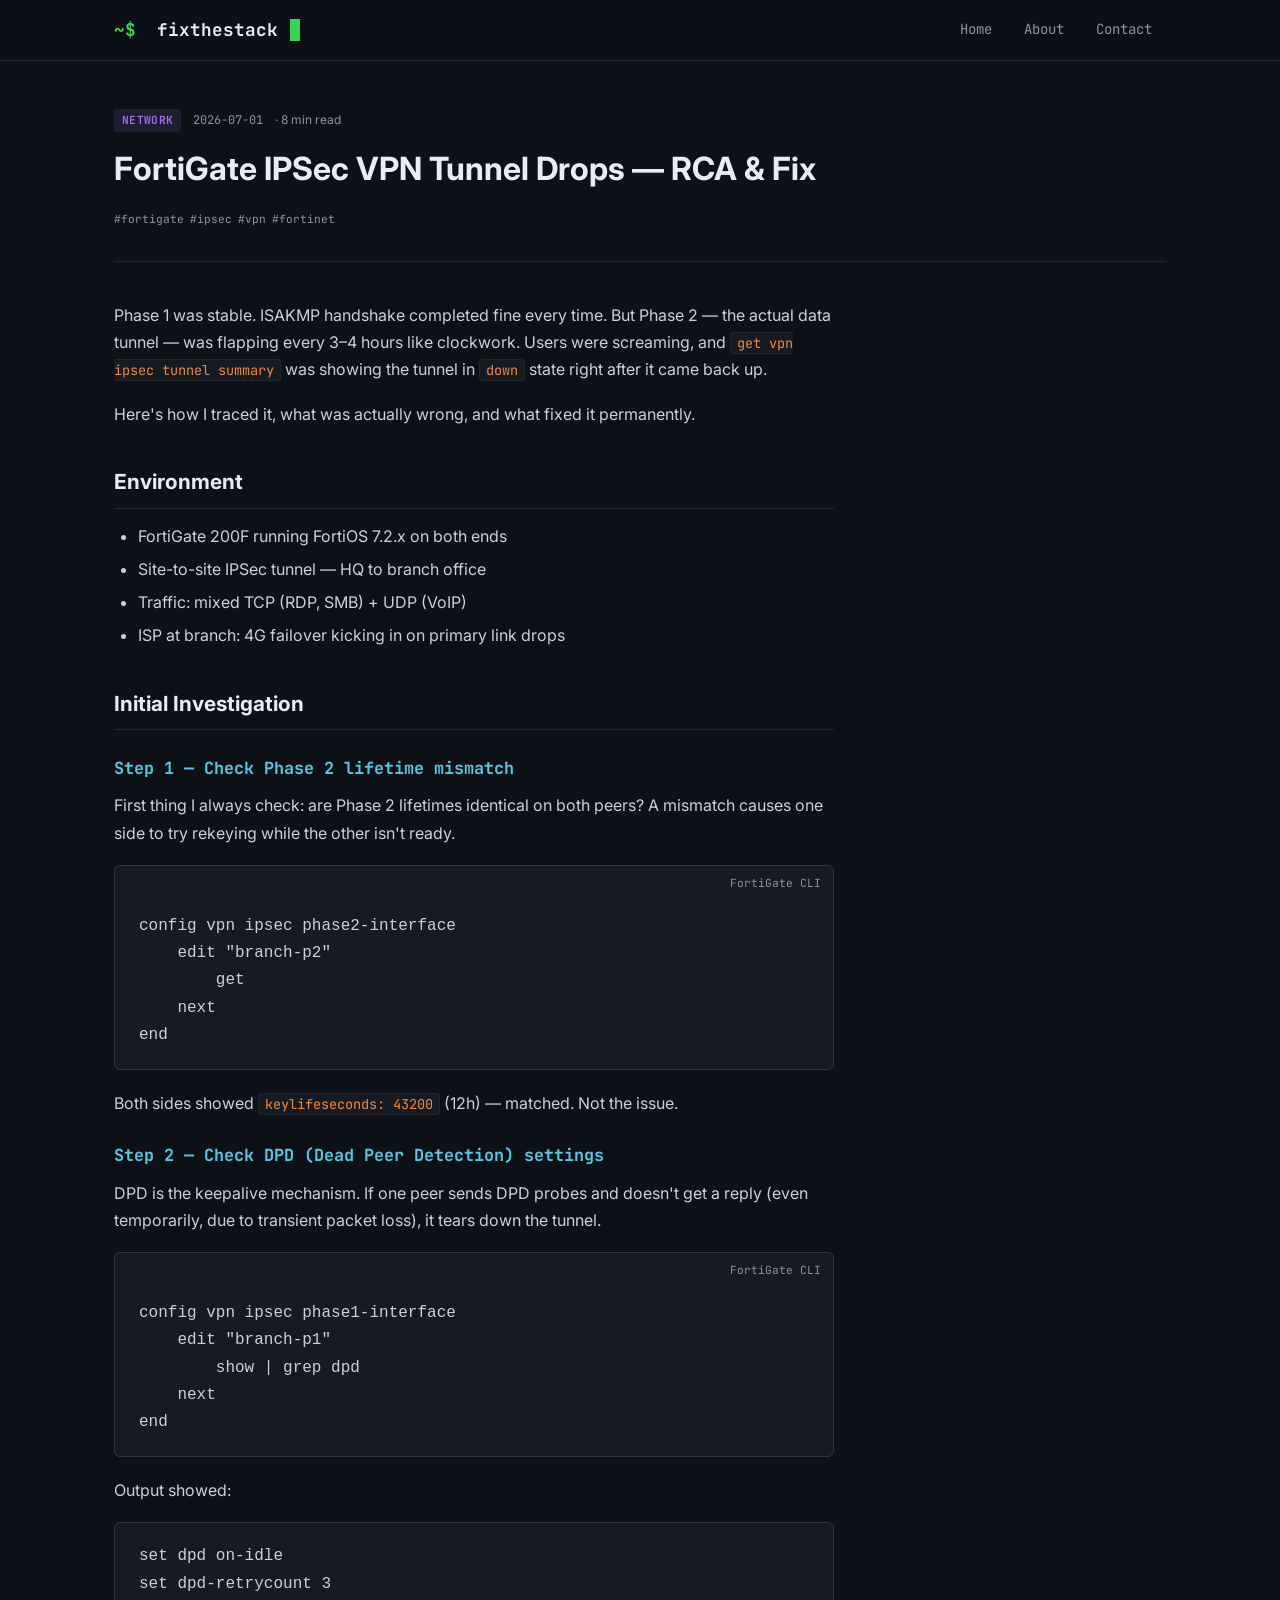
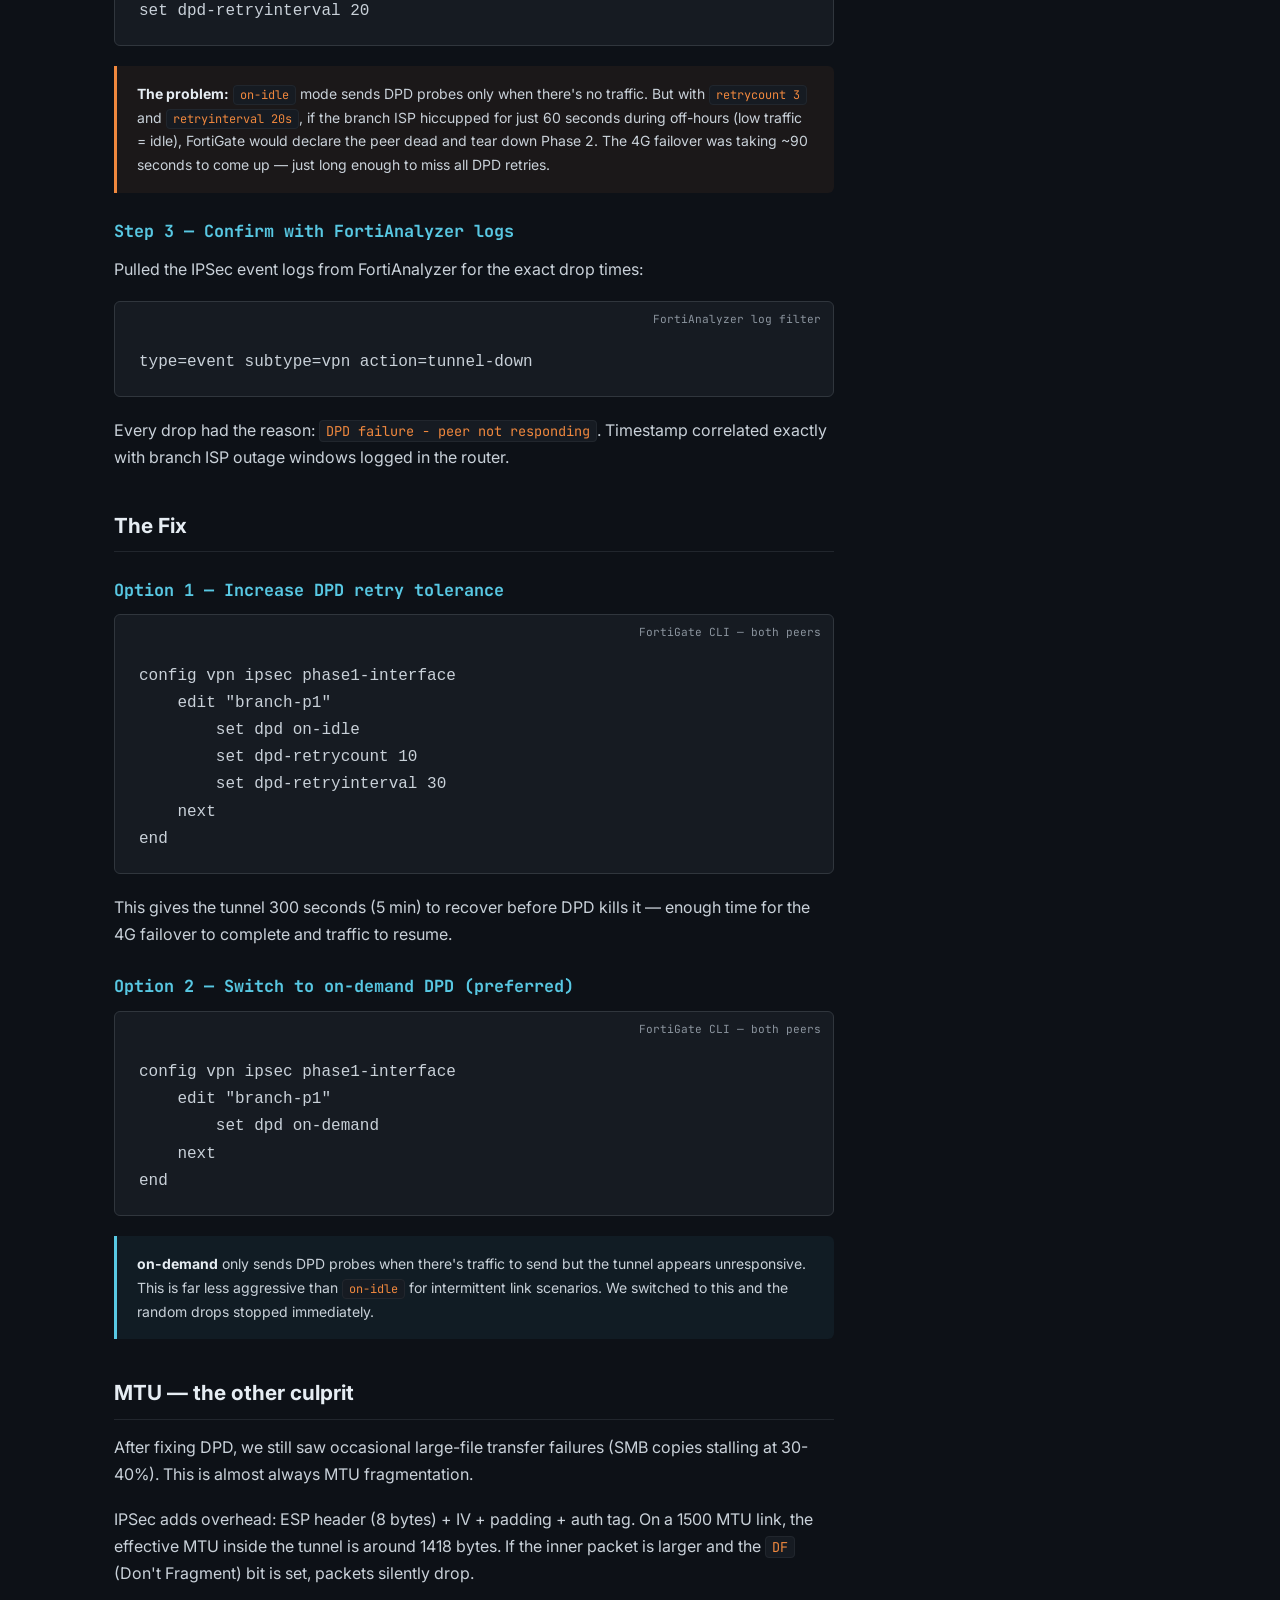
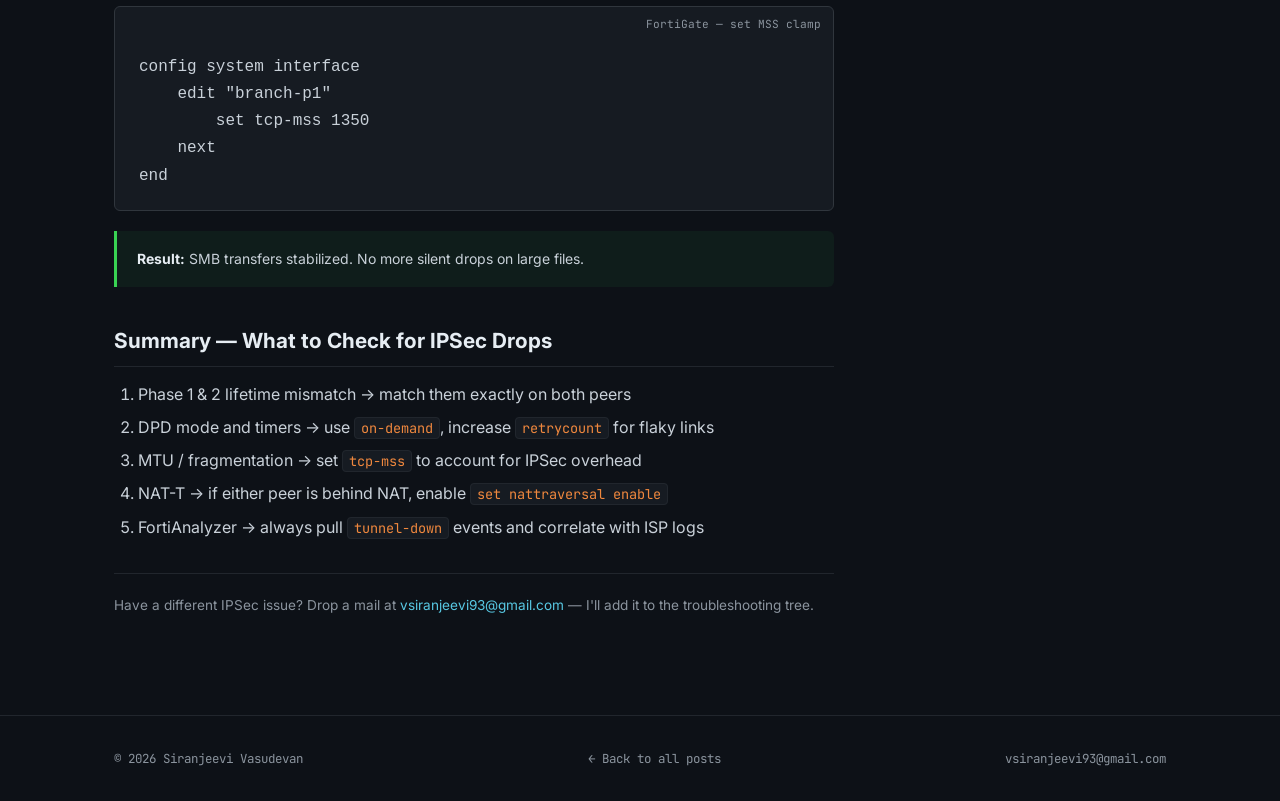
<file: posts/fortigate-ipsec-vpn-troubleshooting.html>
<!DOCTYPE html>
<html lang="en">
<head>
  <meta charset="UTF-8" />
  <meta name="viewport" content="width=device-width, initial-scale=1.0" />
  <title>FortiGate IPSec VPN Tunnel Drops — RCA &amp; Fix · FixTheStack</title>
  <link rel="preconnect" href="https://fonts.googleapis.com">
  <link rel="preconnect" href="https://fonts.gstatic.com" crossorigin>
  <link href="https://fonts.googleapis.com/css2?family=Inter:wght@400;500;600;700&family=JetBrains+Mono:wght@400;500;700&display=swap" rel="stylesheet">
  <link rel="stylesheet" href="../css/style.css" />
</head>
<body>

<header class="topbar">
  <div class="container topbar-inner">
    <a href="../index.html" class="brand">
      <span class="brand-prompt">~$</span>&nbsp;fixthestack<span class="brand-cursor"></span>
    </a>
    <nav class="nav">
      <a href="../index.html">Home</a>
      <a href="../about.html">About</a>
      <a href="mailto:vsiranjeevi93@gmail.com">Contact</a>
    </nav>
  </div>
</header>

<div class="container">
  <div class="post-header">
    <div class="post-meta" style="margin-bottom: 16px;">
      <span class="post-tag tag-network">Network</span>
      <span class="post-date">2026-07-01</span>
      <span class="post-read-time">· 8 min read</span>
    </div>
    <h1>FortiGate IPSec VPN Tunnel Drops — RCA &amp; Fix</h1>
    <div class="post-tags-list" style="margin-top: 14px;">
      <span class="post-tag-small">fortigate</span>
      <span class="post-tag-small">ipsec</span>
      <span class="post-tag-small">vpn</span>
      <span class="post-tag-small">fortinet</span>
    </div>
  </div>

  <div class="post-body">

    <p>
      Phase 1 was stable. ISAKMP handshake completed fine every time. But Phase 2 — the actual data tunnel —
      was flapping every 3–4 hours like clockwork. Users were screaming, and <code>get vpn ipsec tunnel summary</code>
      was showing the tunnel in <code>down</code> state right after it came back up.
    </p>
    <p>
      Here's how I traced it, what was actually wrong, and what fixed it permanently.
    </p>

    <h2>Environment</h2>
    <ul>
      <li>FortiGate 200F running FortiOS 7.2.x on both ends</li>
      <li>Site-to-site IPSec tunnel — HQ to branch office</li>
      <li>Traffic: mixed TCP (RDP, SMB) + UDP (VoIP)</li>
      <li>ISP at branch: 4G failover kicking in on primary link drops</li>
    </ul>

    <h2>Initial Investigation</h2>

    <h3>Step 1 — Check Phase 2 lifetime mismatch</h3>
    <p>
      First thing I always check: are Phase 2 lifetimes identical on both peers?
      A mismatch causes one side to try rekeying while the other isn't ready.
    </p>

    <div class="post-body">
    <pre><span class="pre-label">FortiGate CLI</span>
config vpn ipsec phase2-interface
    edit "branch-p2"
        get
    next
end
</pre>
    </div>

    <p>
      Both sides showed <code>keylifeseconds: 43200</code> (12h) — matched. Not the issue.
    </p>

    <h3>Step 2 — Check DPD (Dead Peer Detection) settings</h3>
    <p>
      DPD is the keepalive mechanism. If one peer sends DPD probes and doesn't get a reply
      (even temporarily, due to transient packet loss), it tears down the tunnel.
    </p>

    <pre><span class="pre-label">FortiGate CLI</span>
config vpn ipsec phase1-interface
    edit "branch-p1"
        show | grep dpd
    next
end
</pre>

    <p>Output showed:</p>

    <pre>set dpd on-idle
set dpd-retrycount 3
set dpd-retryinterval 20
</pre>

    <div class="callout">
      <strong>The problem:</strong> <code>on-idle</code> mode sends DPD probes only when there's no traffic.
      But with <code>retrycount 3</code> and <code>retryinterval 20s</code>, if the branch ISP hiccupped for
      just 60 seconds during off-hours (low traffic = idle), FortiGate would declare the peer dead and tear
      down Phase 2. The 4G failover was taking ~90 seconds to come up — just long enough to miss all DPD retries.
    </div>

    <h3>Step 3 — Confirm with FortiAnalyzer logs</h3>
    <p>
      Pulled the IPSec event logs from FortiAnalyzer for the exact drop times:
    </p>

    <pre><span class="pre-label">FortiAnalyzer log filter</span>
type=event subtype=vpn action=tunnel-down
</pre>

    <p>
      Every drop had the reason: <code>DPD failure - peer not responding</code>.
      Timestamp correlated exactly with branch ISP outage windows logged in the router.
    </p>

    <h2>The Fix</h2>

    <h3>Option 1 — Increase DPD retry tolerance</h3>

    <pre><span class="pre-label">FortiGate CLI — both peers</span>
config vpn ipsec phase1-interface
    edit "branch-p1"
        set dpd on-idle
        set dpd-retrycount 10
        set dpd-retryinterval 30
    next
end
</pre>

    <p>
      This gives the tunnel 300 seconds (5 min) to recover before DPD kills it — enough time
      for the 4G failover to complete and traffic to resume.
    </p>

    <h3>Option 2 — Switch to on-demand DPD (preferred)</h3>

    <pre><span class="pre-label">FortiGate CLI — both peers</span>
config vpn ipsec phase1-interface
    edit "branch-p1"
        set dpd on-demand
    next
end
</pre>

    <div class="callout info">
      <strong>on-demand</strong> only sends DPD probes when there's traffic to send but the tunnel
      appears unresponsive. This is far less aggressive than <code>on-idle</code> for intermittent
      link scenarios. We switched to this and the random drops stopped immediately.
    </div>

    <h2>MTU — the other culprit</h2>
    <p>
      After fixing DPD, we still saw occasional large-file transfer failures (SMB copies stalling at 30-40%).
      This is almost always MTU fragmentation.
    </p>
    <p>
      IPSec adds overhead: ESP header (8 bytes) + IV + padding + auth tag. On a 1500 MTU link,
      the effective MTU inside the tunnel is around 1418 bytes. If the inner packet is larger and
      the <code>DF</code> (Don't Fragment) bit is set, packets silently drop.
    </p>

    <pre><span class="pre-label">FortiGate — set MSS clamp</span>
config system interface
    edit "branch-p1"
        set tcp-mss 1350
    next
end
</pre>

    <div class="callout success">
      <strong>Result:</strong> SMB transfers stabilized. No more silent drops on large files.
    </div>

    <h2>Summary — What to Check for IPSec Drops</h2>
    <ol>
      <li>Phase 1 &amp; 2 lifetime mismatch → match them exactly on both peers</li>
      <li>DPD mode and timers → use <code>on-demand</code>, increase <code>retrycount</code> for flaky links</li>
      <li>MTU / fragmentation → set <code>tcp-mss</code> to account for IPSec overhead</li>
      <li>NAT-T → if either peer is behind NAT, enable <code>set nattraversal enable</code></li>
      <li>FortiAnalyzer → always pull <code>tunnel-down</code> events and correlate with ISP logs</li>
    </ol>

    <p style="margin-top: 32px; padding-top: 20px; border-top: 1px solid var(--border-dim); font-size: 0.85rem; color: var(--text-dim);">
      Have a different IPSec issue? Drop a mail at <a href="mailto:vsiranjeevi93@gmail.com">vsiranjeevi93@gmail.com</a> — I'll add it to the troubleshooting tree.
    </p>

  </div>
</div>

<div style="height: 80px;"></div>

<footer>
  <div class="container footer-inner">
    <span>© 2026 Siranjeevi Vasudevan</span>
    <a href="../index.html">← Back to all posts</a>
    <span><a href="mailto:vsiranjeevi93@gmail.com">vsiranjeevi93@gmail.com</a></span>
  </div>
</footer>

</body>
</html>
</file>
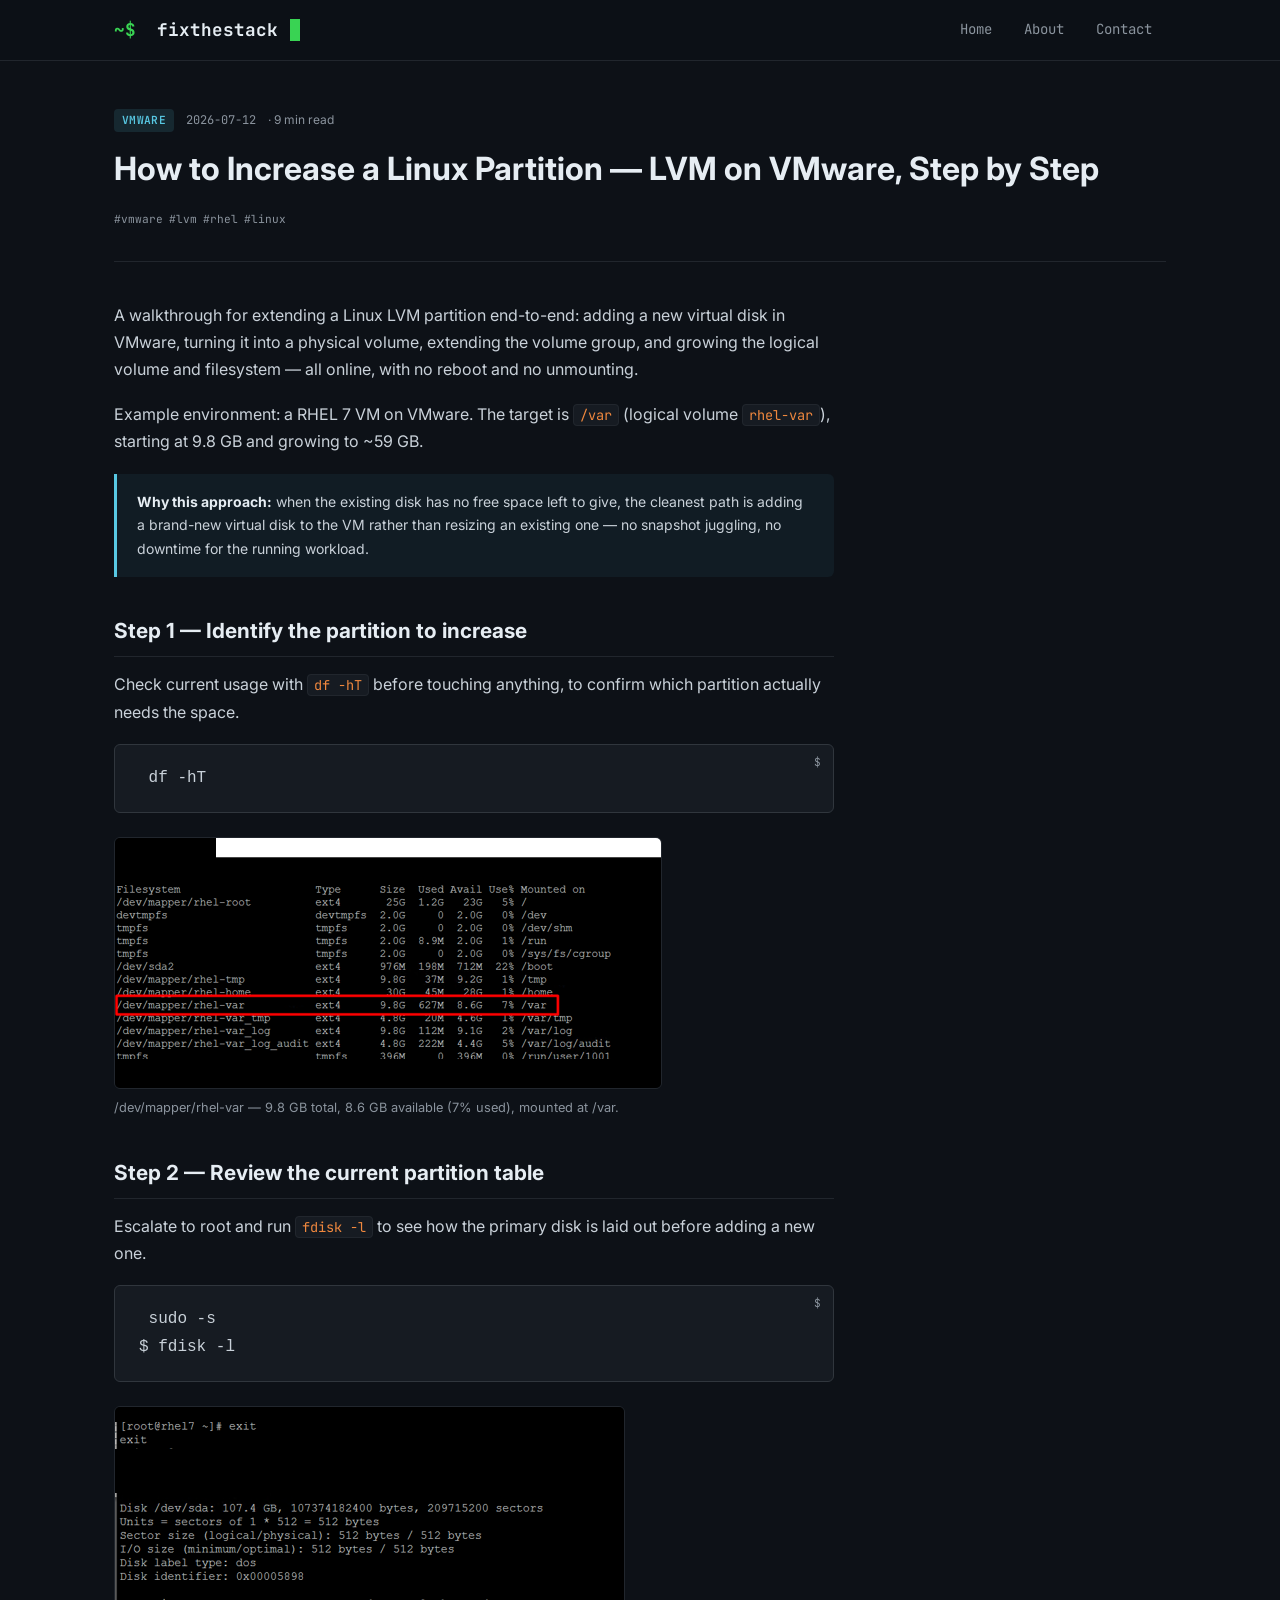
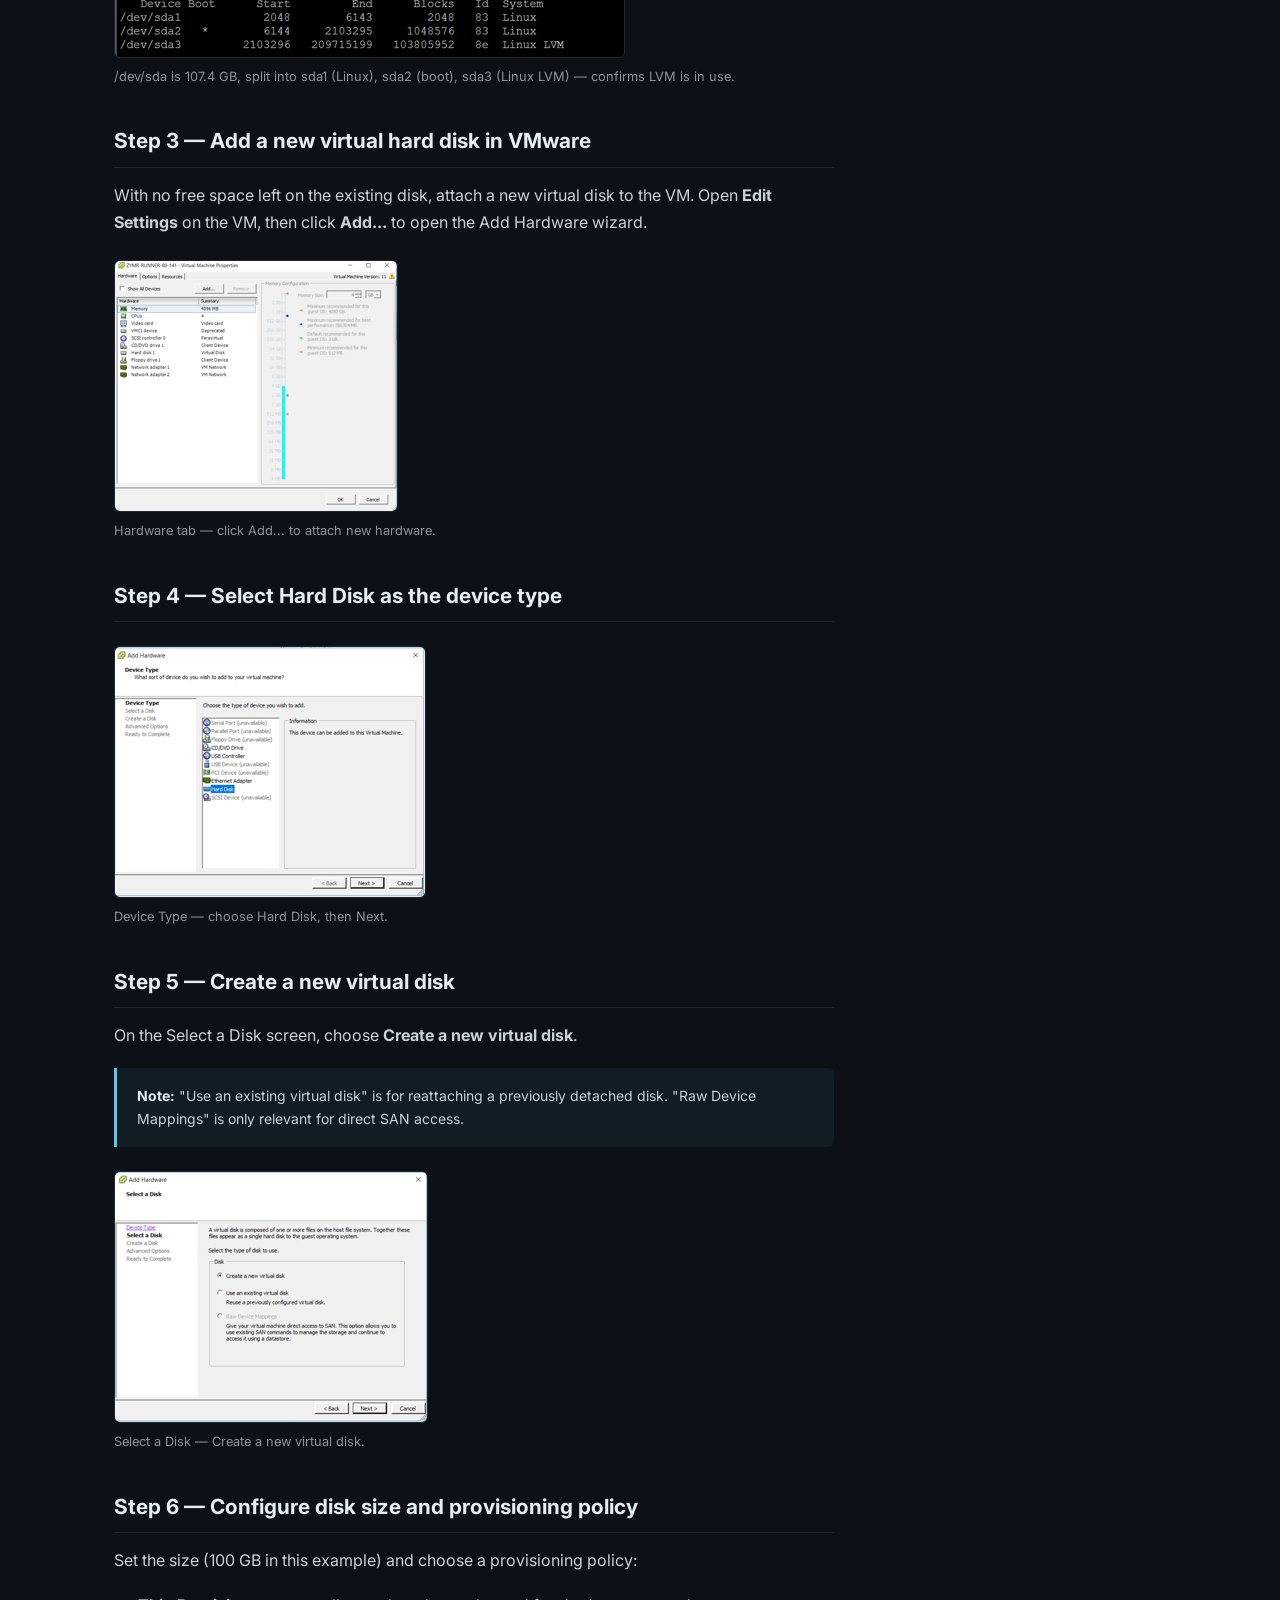
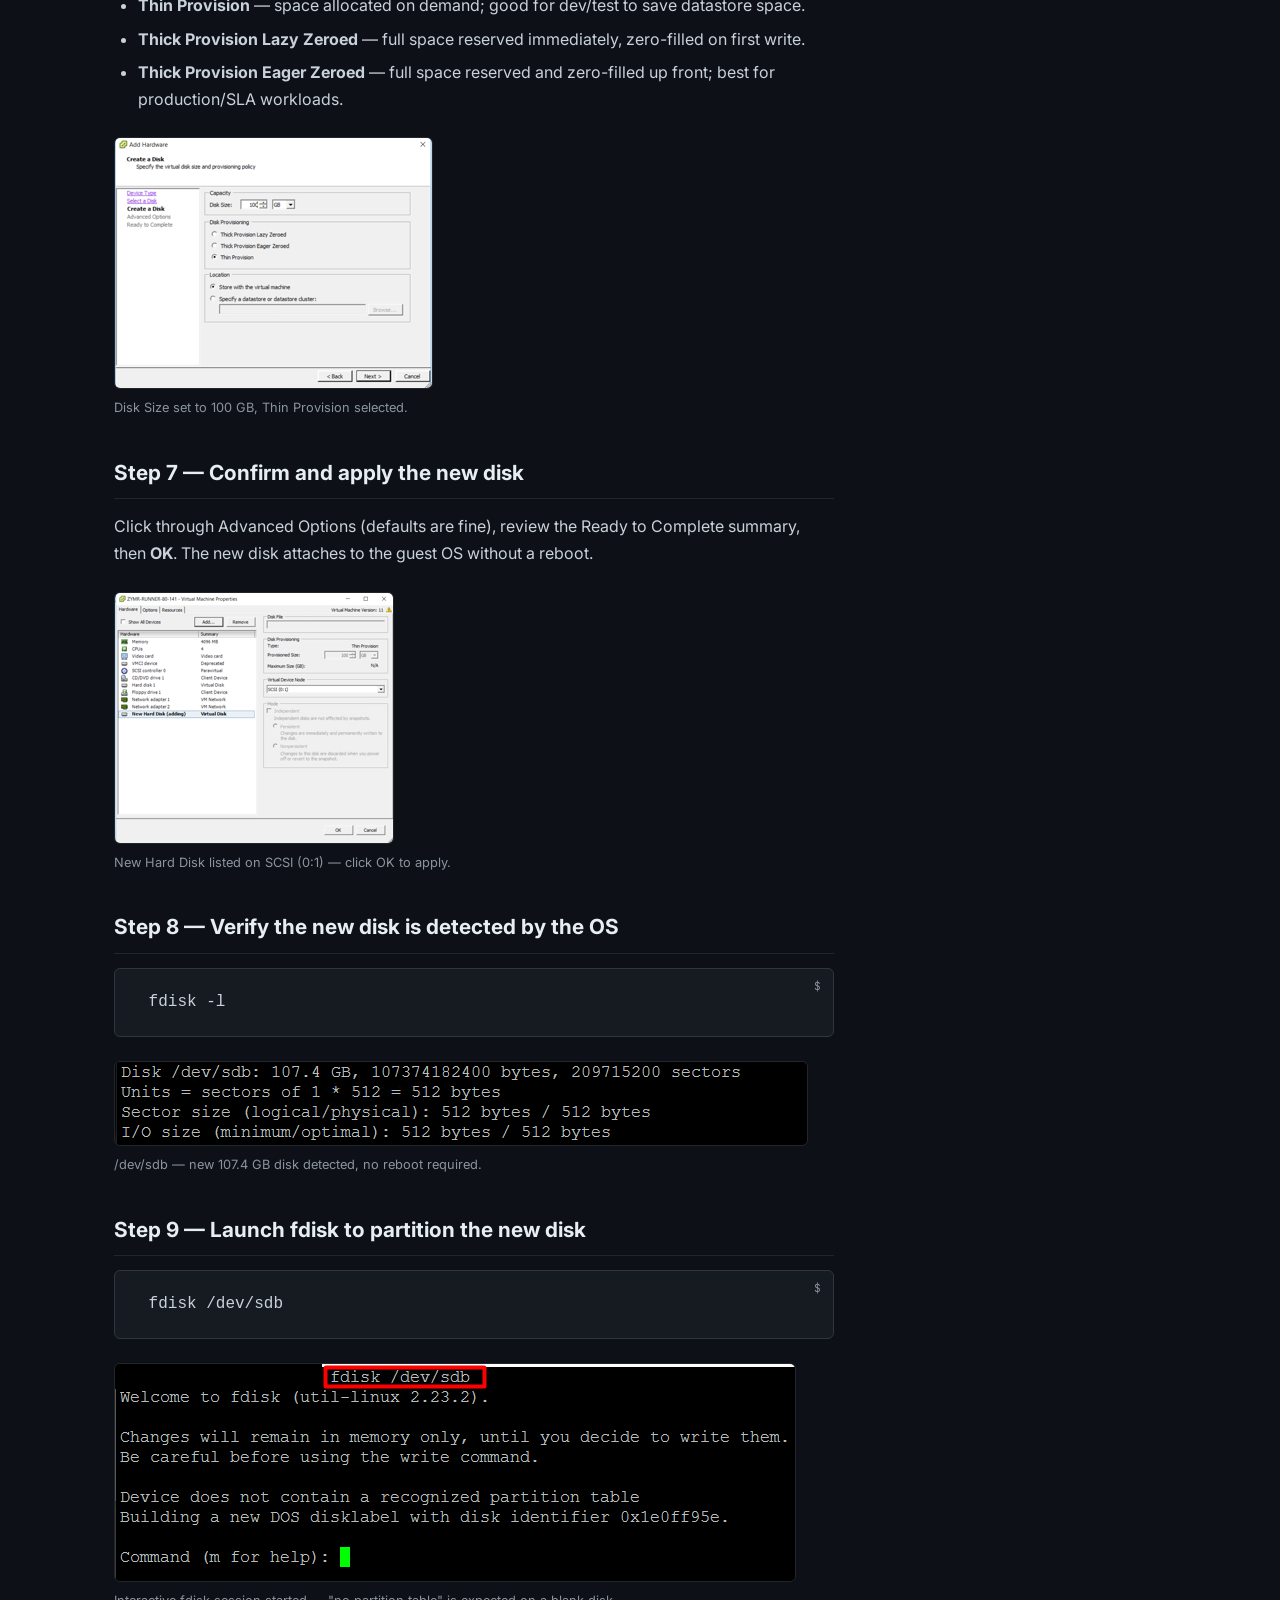
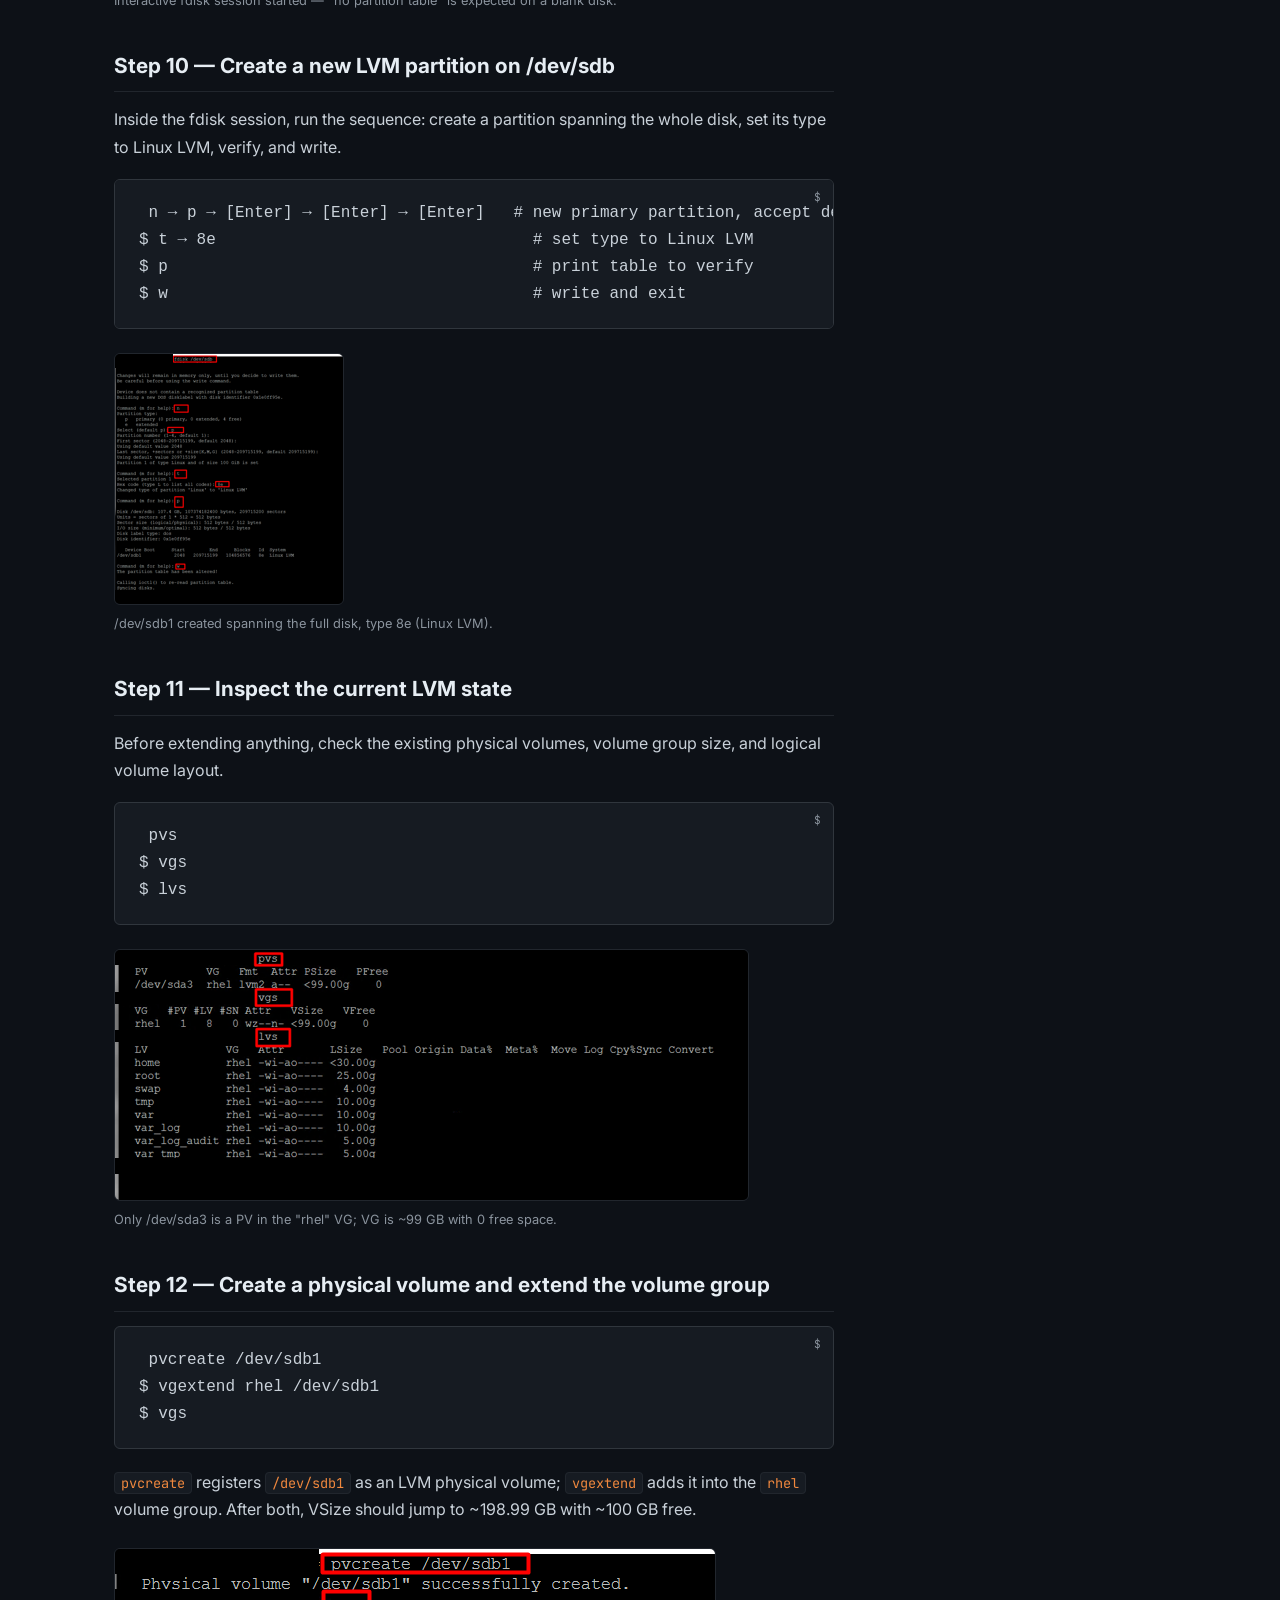
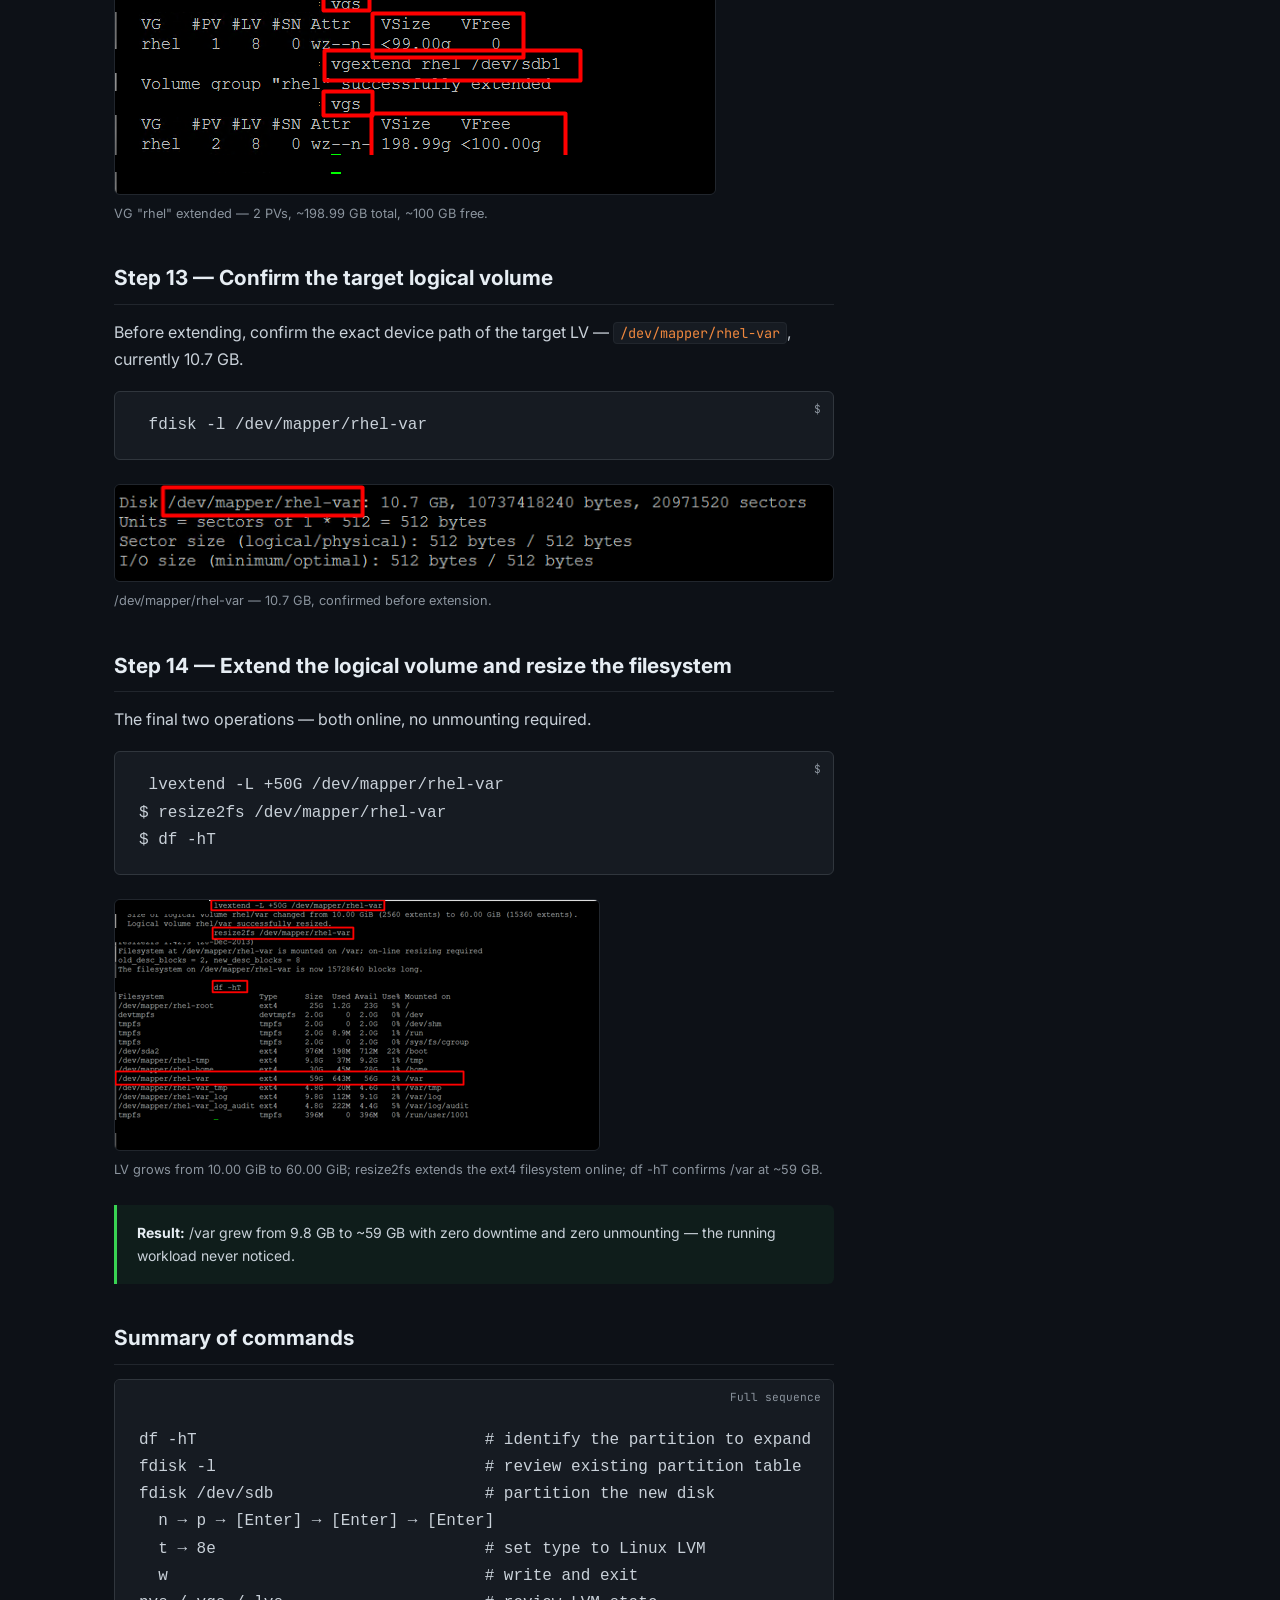
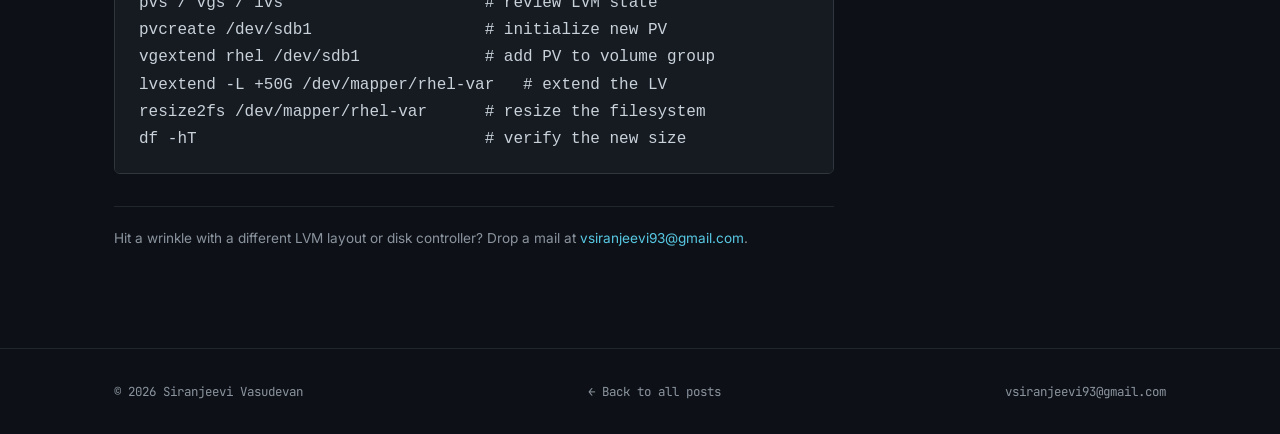
<file: posts/increase-linux-partition-vmware.html>
<!DOCTYPE html>
<html lang="en">
<head>
  <meta charset="UTF-8" />
  <meta name="viewport" content="width=device-width, initial-scale=1.0" />
  <title>How to Increase a Linux Partition — LVM on VMware, Step by Step · FixTheStack</title>
  <link rel="preconnect" href="https://fonts.googleapis.com">
  <link rel="preconnect" href="https://fonts.gstatic.com" crossorigin>
  <link href="https://fonts.googleapis.com/css2?family=Inter:wght@400;500;600;700&family=JetBrains+Mono:wght@400;500;700&display=swap" rel="stylesheet">
  <link rel="stylesheet" href="../css/style.css" />
</head>
<body>

<header class="topbar">
  <div class="container topbar-inner">
    <a href="../index.html" class="brand">
      <span class="brand-prompt">~$</span>&nbsp;fixthestack<span class="brand-cursor"></span>
    </a>
    <nav class="nav">
      <a href="../index.html">Home</a>
      <a href="../about.html">About</a>
      <a href="mailto:vsiranjeevi93@gmail.com">Contact</a>
    </nav>
  </div>
</header>

<div class="container">
  <div class="post-header">
    <div class="post-meta" style="margin-bottom: 16px;">
      <span class="post-tag tag-vmware">VMware</span>
      <span class="post-date">2026-07-12</span>
      <span class="post-read-time">· 9 min read</span>
    </div>
    <h1>How to Increase a Linux Partition — LVM on VMware, Step by Step</h1>
    <div class="post-tags-list" style="margin-top: 14px;">
      <span class="post-tag-small">vmware</span>
      <span class="post-tag-small">lvm</span>
      <span class="post-tag-small">rhel</span>
      <span class="post-tag-small">linux</span>
    </div>
  </div>

  <div class="post-body">

    <p>
      A walkthrough for extending a Linux LVM partition end-to-end: adding a new virtual disk in
      VMware, turning it into a physical volume, extending the volume group, and growing the
      logical volume and filesystem — all online, with no reboot and no unmounting.
    </p>
    <p>
      Example environment: a RHEL 7 VM on VMware. The target is <code>/var</code> (logical volume
      <code>rhel-var</code>), starting at 9.8 GB and growing to ~59 GB.
    </p>

    <div class="callout info">
      <strong>Why this approach:</strong> when the existing disk has no free space left to give,
      the cleanest path is adding a brand-new virtual disk to the VM rather than resizing an
      existing one — no snapshot juggling, no downtime for the running workload.
    </div>

    <h2>Step 1 — Identify the partition to increase</h2>
    <p>
      Check current usage with <code>df -hT</code> before touching anything, to confirm which
      partition actually needs the space.
    </p>
    <pre><span class="pre-label">$</span> df -hT</pre>
    <figure style="margin: 24px 0;">
      <img src="images/linux-partition-vmware/01-df-ht-identify-partition.png" alt="df -hT output highlighting /dev/mapper/rhel-var as the target partition" style="border: 1px solid var(--border-dim); border-radius: 6px;">
      <figcaption style="font-size: 0.8rem; color: var(--text-dim); margin-top: 8px;">/dev/mapper/rhel-var — 9.8 GB total, 8.6 GB available (7% used), mounted at /var.</figcaption>
    </figure>

    <h2>Step 2 — Review the current partition table</h2>
    <p>
      Escalate to root and run <code>fdisk -l</code> to see how the primary disk is laid out
      before adding a new one.
    </p>
    <pre><span class="pre-label">$</span> sudo -s
$ fdisk -l</pre>
    <figure style="margin: 24px 0;">
      <img src="images/linux-partition-vmware/02-fdisk-l-review-table.png" alt="fdisk -l output showing the existing partitions on /dev/sda" style="border: 1px solid var(--border-dim); border-radius: 6px;">
      <figcaption style="font-size: 0.8rem; color: var(--text-dim); margin-top: 8px;">/dev/sda is 107.4 GB, split into sda1 (Linux), sda2 (boot), sda3 (Linux LVM) — confirms LVM is in use.</figcaption>
    </figure>

    <h2>Step 3 — Add a new virtual hard disk in VMware</h2>
    <p>
      With no free space left on the existing disk, attach a new virtual disk to the VM. Open
      <strong>Edit Settings</strong> on the VM, then click <strong>Add...</strong> to open the Add
      Hardware wizard.
    </p>
    <figure style="margin: 24px 0;">
      <img src="images/linux-partition-vmware/03-vmware-add-hardware.png" alt="VMware Virtual Machine Properties — Hardware tab with Add button" style="border: 1px solid var(--border-dim); border-radius: 6px;">
      <figcaption style="font-size: 0.8rem; color: var(--text-dim); margin-top: 8px;">Hardware tab — click Add... to attach new hardware.</figcaption>
    </figure>

    <h2>Step 4 — Select Hard Disk as the device type</h2>
    <figure style="margin: 24px 0;">
      <img src="images/linux-partition-vmware/04-select-hard-disk.png" alt="Add Hardware wizard with Hard Disk selected as the device type" style="border: 1px solid var(--border-dim); border-radius: 6px;">
      <figcaption style="font-size: 0.8rem; color: var(--text-dim); margin-top: 8px;">Device Type — choose Hard Disk, then Next.</figcaption>
    </figure>

    <h2>Step 5 — Create a new virtual disk</h2>
    <p>
      On the Select a Disk screen, choose <strong>Create a new virtual disk</strong>.
    </p>
    <div class="callout info">
      <strong>Note:</strong> "Use an existing virtual disk" is for reattaching a previously
      detached disk. "Raw Device Mappings" is only relevant for direct SAN access.
    </div>
    <figure style="margin: 24px 0;">
      <img src="images/linux-partition-vmware/05-create-new-virtual-disk.png" alt="Add Hardware — Select a Disk screen with Create a new virtual disk chosen" style="border: 1px solid var(--border-dim); border-radius: 6px;">
      <figcaption style="font-size: 0.8rem; color: var(--text-dim); margin-top: 8px;">Select a Disk — Create a new virtual disk.</figcaption>
    </figure>

    <h2>Step 6 — Configure disk size and provisioning policy</h2>
    <p>Set the size (100 GB in this example) and choose a provisioning policy:</p>
    <ul>
      <li><strong>Thin Provision</strong> — space allocated on demand; good for dev/test to save datastore space.</li>
      <li><strong>Thick Provision Lazy Zeroed</strong> — full space reserved immediately, zero-filled on first write.</li>
      <li><strong>Thick Provision Eager Zeroed</strong> — full space reserved and zero-filled up front; best for production/SLA workloads.</li>
    </ul>
    <figure style="margin: 24px 0;">
      <img src="images/linux-partition-vmware/06-disk-size-provisioning.png" alt="Create a Disk screen with 100 GB size and Thin Provision selected" style="border: 1px solid var(--border-dim); border-radius: 6px;">
      <figcaption style="font-size: 0.8rem; color: var(--text-dim); margin-top: 8px;">Disk Size set to 100 GB, Thin Provision selected.</figcaption>
    </figure>

    <h2>Step 7 — Confirm and apply the new disk</h2>
    <p>
      Click through Advanced Options (defaults are fine), review the Ready to Complete summary,
      then <strong>OK</strong>. The new disk attaches to the guest OS without a reboot.
    </p>
    <figure style="margin: 24px 0;">
      <img src="images/linux-partition-vmware/07-confirm-new-disk.png" alt="VM Properties showing New Hard Disk as 100 GB Thin Provision on SCSI 0:1" style="border: 1px solid var(--border-dim); border-radius: 6px;">
      <figcaption style="font-size: 0.8rem; color: var(--text-dim); margin-top: 8px;">New Hard Disk listed on SCSI (0:1) — click OK to apply.</figcaption>
    </figure>

    <h2>Step 8 — Verify the new disk is detected by the OS</h2>
    <pre><span class="pre-label">$</span> fdisk -l</pre>
    <figure style="margin: 24px 0;">
      <img src="images/linux-partition-vmware/08-fdisk-l-sdb-detected.png" alt="fdisk -l output showing the new /dev/sdb disk" style="border: 1px solid var(--border-dim); border-radius: 6px;">
      <figcaption style="font-size: 0.8rem; color: var(--text-dim); margin-top: 8px;">/dev/sdb — new 107.4 GB disk detected, no reboot required.</figcaption>
    </figure>

    <h2>Step 9 — Launch fdisk to partition the new disk</h2>
    <pre><span class="pre-label">$</span> fdisk /dev/sdb</pre>
    <figure style="margin: 24px 0;">
      <img src="images/linux-partition-vmware/09-fdisk-dev-sdb.png" alt="fdisk /dev/sdb interactive mode — no partition table found, as expected for a new disk" style="border: 1px solid var(--border-dim); border-radius: 6px;">
      <figcaption style="font-size: 0.8rem; color: var(--text-dim); margin-top: 8px;">Interactive fdisk session started — "no partition table" is expected on a blank disk.</figcaption>
    </figure>

    <h2>Step 10 — Create a new LVM partition on /dev/sdb</h2>
    <p>Inside the fdisk session, run the sequence: create a partition spanning the whole disk, set its type to Linux LVM, verify, and write.</p>
    <pre><span class="pre-label">$</span> n → p → [Enter] → [Enter] → [Enter]   # new primary partition, accept defaults
$ t → 8e                                 # set type to Linux LVM
$ p                                      # print table to verify
$ w                                      # write and exit</pre>
    <figure style="margin: 24px 0;">
      <img src="images/linux-partition-vmware/10-fdisk-create-lvm-partition.png" alt="fdisk commands creating /dev/sdb1 as a Linux LVM partition" style="border: 1px solid var(--border-dim); border-radius: 6px;">
      <figcaption style="font-size: 0.8rem; color: var(--text-dim); margin-top: 8px;">/dev/sdb1 created spanning the full disk, type 8e (Linux LVM).</figcaption>
    </figure>

    <h2>Step 11 — Inspect the current LVM state</h2>
    <p>Before extending anything, check the existing physical volumes, volume group size, and logical volume layout.</p>
    <pre><span class="pre-label">$</span> pvs
$ vgs
$ lvs</pre>
    <figure style="margin: 24px 0;">
      <img src="images/linux-partition-vmware/11-pvs-vgs-lvs-before.png" alt="pvs, vgs, and lvs output before extending the volume group" style="border: 1px solid var(--border-dim); border-radius: 6px;">
      <figcaption style="font-size: 0.8rem; color: var(--text-dim); margin-top: 8px;">Only /dev/sda3 is a PV in the "rhel" VG; VG is ~99 GB with 0 free space.</figcaption>
    </figure>

    <h2>Step 12 — Create a physical volume and extend the volume group</h2>
    <pre><span class="pre-label">$</span> pvcreate /dev/sdb1
$ vgextend rhel /dev/sdb1
$ vgs</pre>
    <p>
      <code>pvcreate</code> registers <code>/dev/sdb1</code> as an LVM physical volume;
      <code>vgextend</code> adds it into the <code>rhel</code> volume group. After both, VSize
      should jump to ~198.99 GB with ~100 GB free.
    </p>
    <figure style="margin: 24px 0;">
      <img src="images/linux-partition-vmware/12-pvcreate-vgextend.png" alt="pvcreate and vgextend output; VG rhel now shows 2 PVs and about 100 GB free" style="border: 1px solid var(--border-dim); border-radius: 6px;">
      <figcaption style="font-size: 0.8rem; color: var(--text-dim); margin-top: 8px;">VG "rhel" extended — 2 PVs, ~198.99 GB total, ~100 GB free.</figcaption>
    </figure>

    <h2>Step 13 — Confirm the target logical volume</h2>
    <p>Before extending, confirm the exact device path of the target LV — <code>/dev/mapper/rhel-var</code>, currently 10.7 GB.</p>
    <pre><span class="pre-label">$</span> fdisk -l /dev/mapper/rhel-var</pre>
    <figure style="margin: 24px 0;">
      <img src="images/linux-partition-vmware/13-fdisk-l-rhel-var.png" alt="fdisk -l output confirming the current size of /dev/mapper/rhel-var" style="border: 1px solid var(--border-dim); border-radius: 6px;">
      <figcaption style="font-size: 0.8rem; color: var(--text-dim); margin-top: 8px;">/dev/mapper/rhel-var — 10.7 GB, confirmed before extension.</figcaption>
    </figure>

    <h2>Step 14 — Extend the logical volume and resize the filesystem</h2>
    <p>The final two operations — both online, no unmounting required.</p>
    <pre><span class="pre-label">$</span> lvextend -L +50G /dev/mapper/rhel-var
$ resize2fs /dev/mapper/rhel-var
$ df -hT</pre>
    <figure style="margin: 24px 0;">
      <img src="images/linux-partition-vmware/14-lvextend-resize2fs-dfht.png" alt="lvextend and resize2fs output followed by df -hT confirming /var is now about 59 GB" style="border: 1px solid var(--border-dim); border-radius: 6px;">
      <figcaption style="font-size: 0.8rem; color: var(--text-dim); margin-top: 8px;">LV grows from 10.00 GiB to 60.00 GiB; resize2fs extends the ext4 filesystem online; df -hT confirms /var at ~59 GB.</figcaption>
    </figure>

    <div class="callout success">
      <strong>Result:</strong> /var grew from 9.8 GB to ~59 GB with zero downtime and zero
      unmounting — the running workload never noticed.
    </div>

    <h2>Summary of commands</h2>
    <pre><span class="pre-label">Full sequence</span>
df -hT                              # identify the partition to expand
fdisk -l                            # review existing partition table
fdisk /dev/sdb                      # partition the new disk
  n → p → [Enter] → [Enter] → [Enter]
  t → 8e                            # set type to Linux LVM
  w                                 # write and exit
pvs / vgs / lvs                     # review LVM state
pvcreate /dev/sdb1                  # initialize new PV
vgextend rhel /dev/sdb1             # add PV to volume group
lvextend -L +50G /dev/mapper/rhel-var   # extend the LV
resize2fs /dev/mapper/rhel-var      # resize the filesystem
df -hT                              # verify the new size
</pre>

    <p style="margin-top: 32px; padding-top: 20px; border-top: 1px solid var(--border-dim); font-size: 0.85rem; color: var(--text-dim);">
      Hit a wrinkle with a different LVM layout or disk controller? Drop a mail at
      <a href="mailto:vsiranjeevi93@gmail.com">vsiranjeevi93@gmail.com</a>.
    </p>

  </div>
</div>

<div style="height: 80px;"></div>

<footer>
  <div class="container footer-inner">
    <span>© 2026 Siranjeevi Vasudevan</span>
    <a href="../index.html">← Back to all posts</a>
    <span><a href="mailto:vsiranjeevi93@gmail.com">vsiranjeevi93@gmail.com</a></span>
  </div>
</footer>

</body>
</html>
</file>
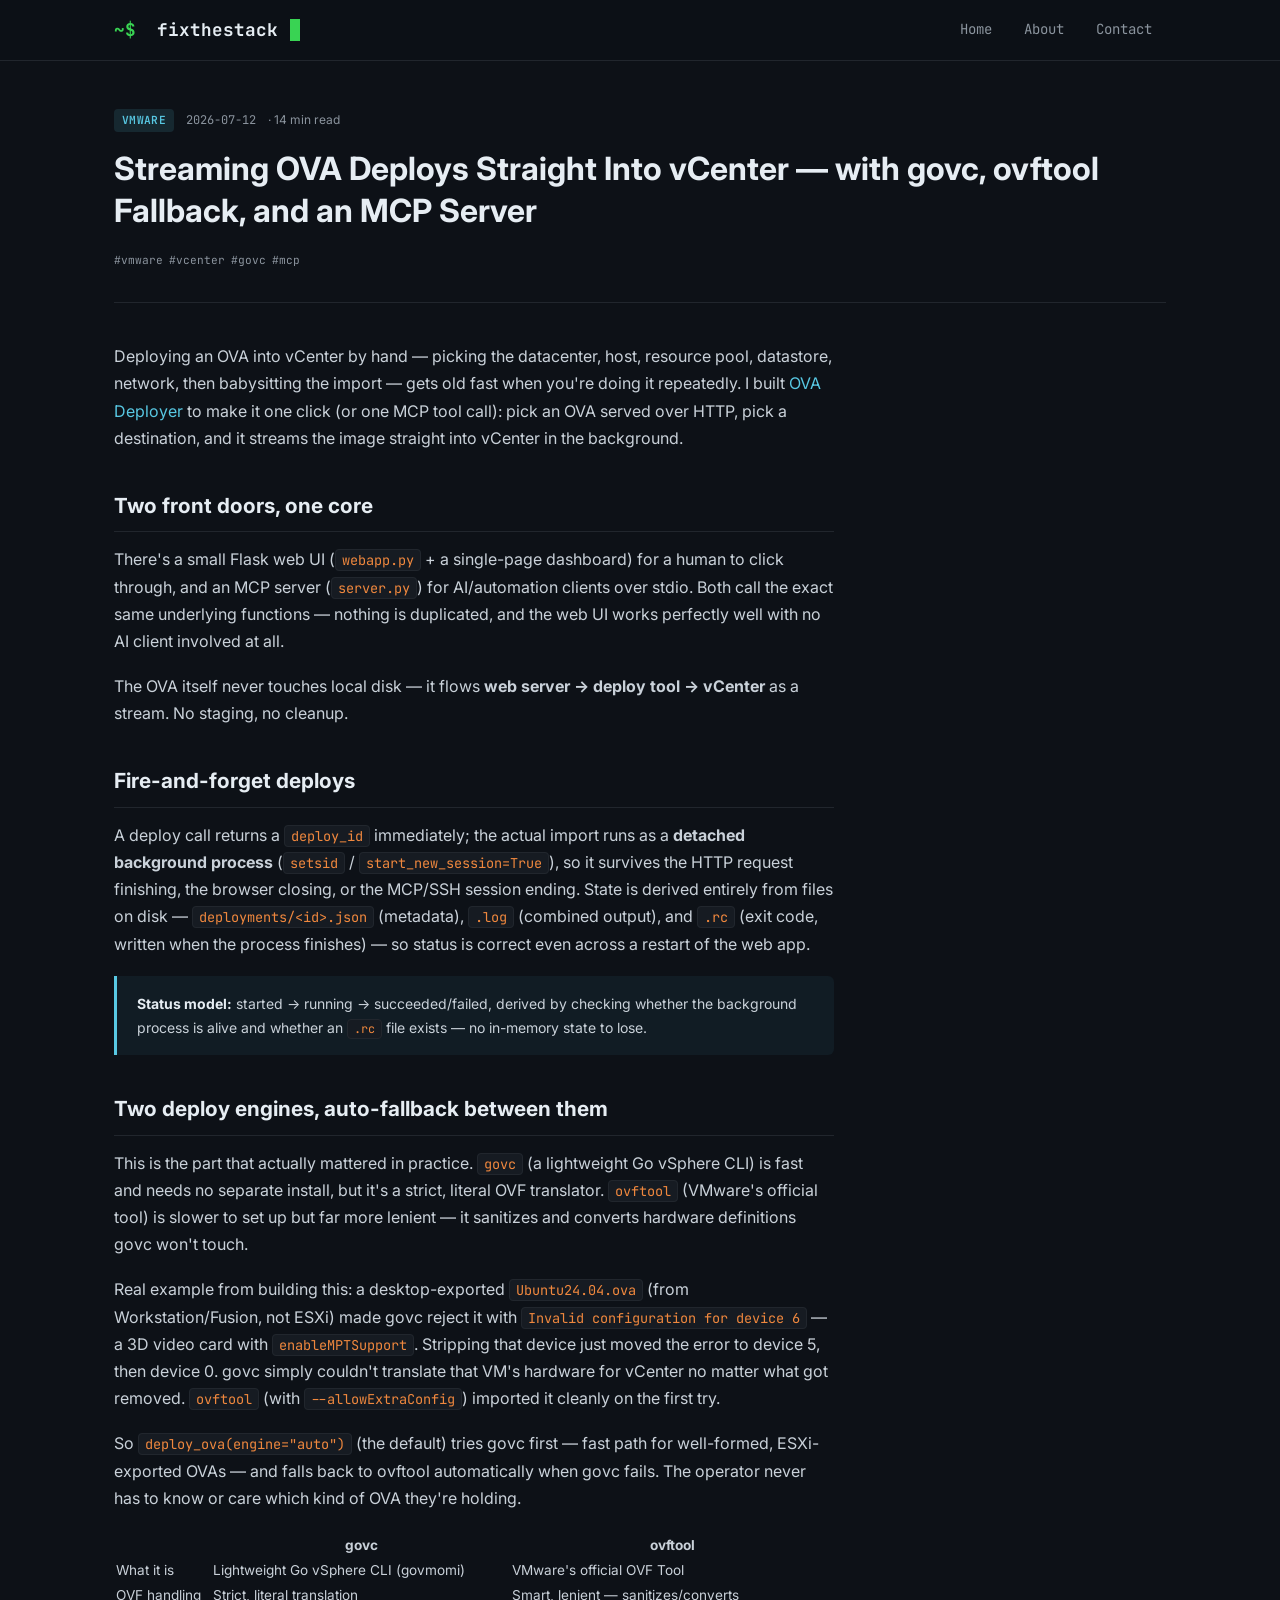
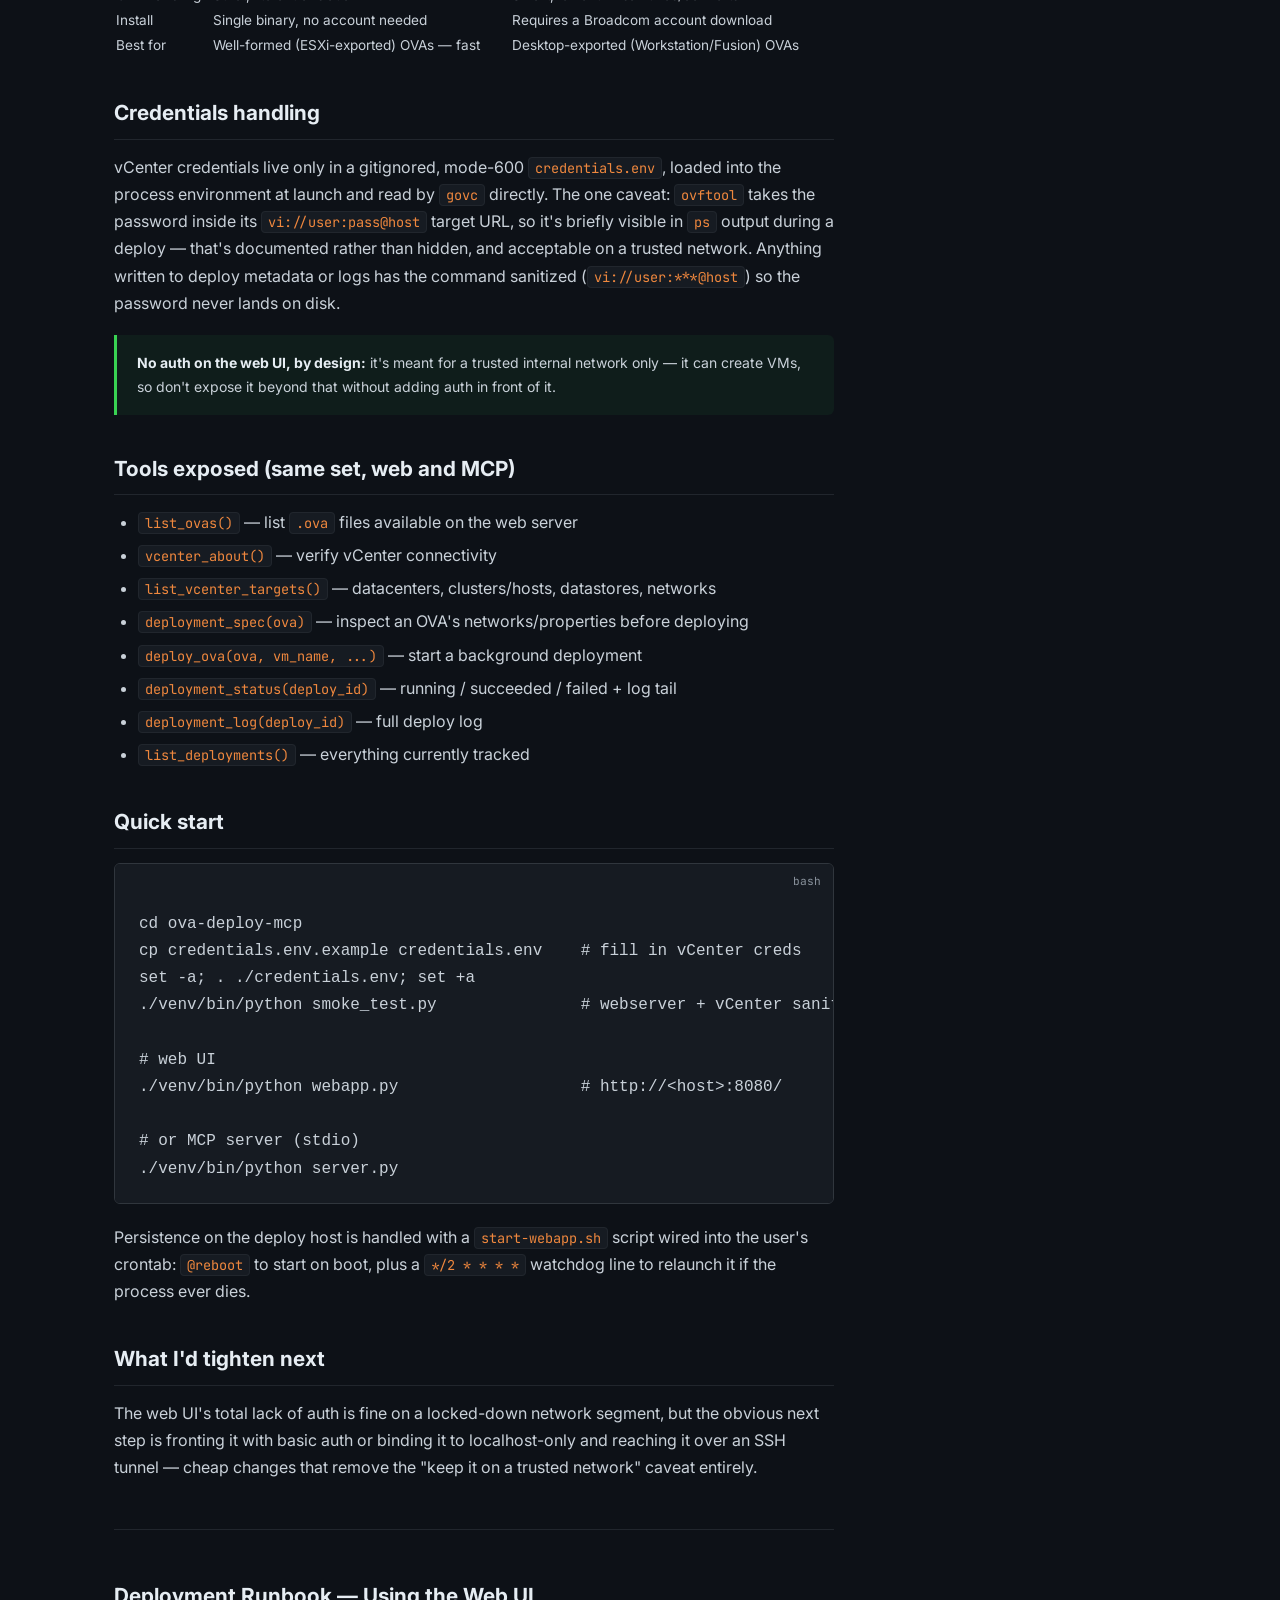
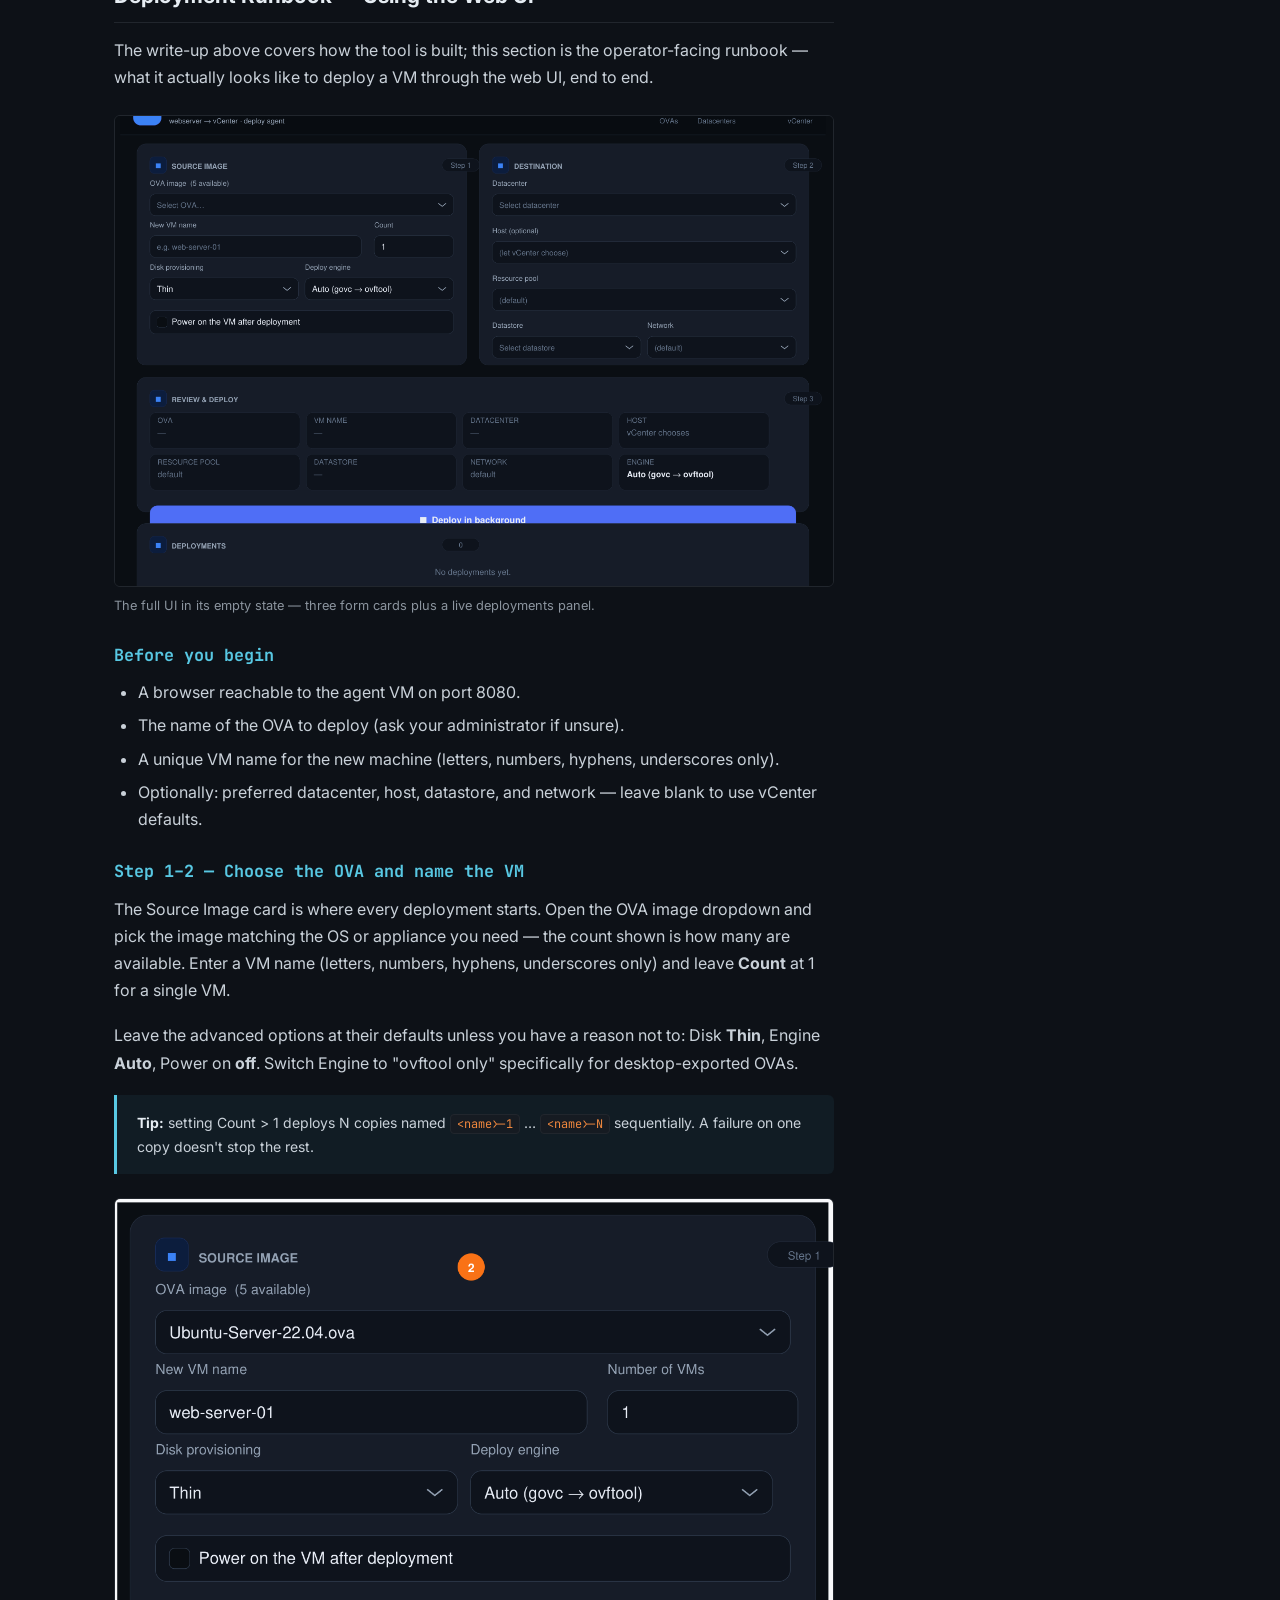
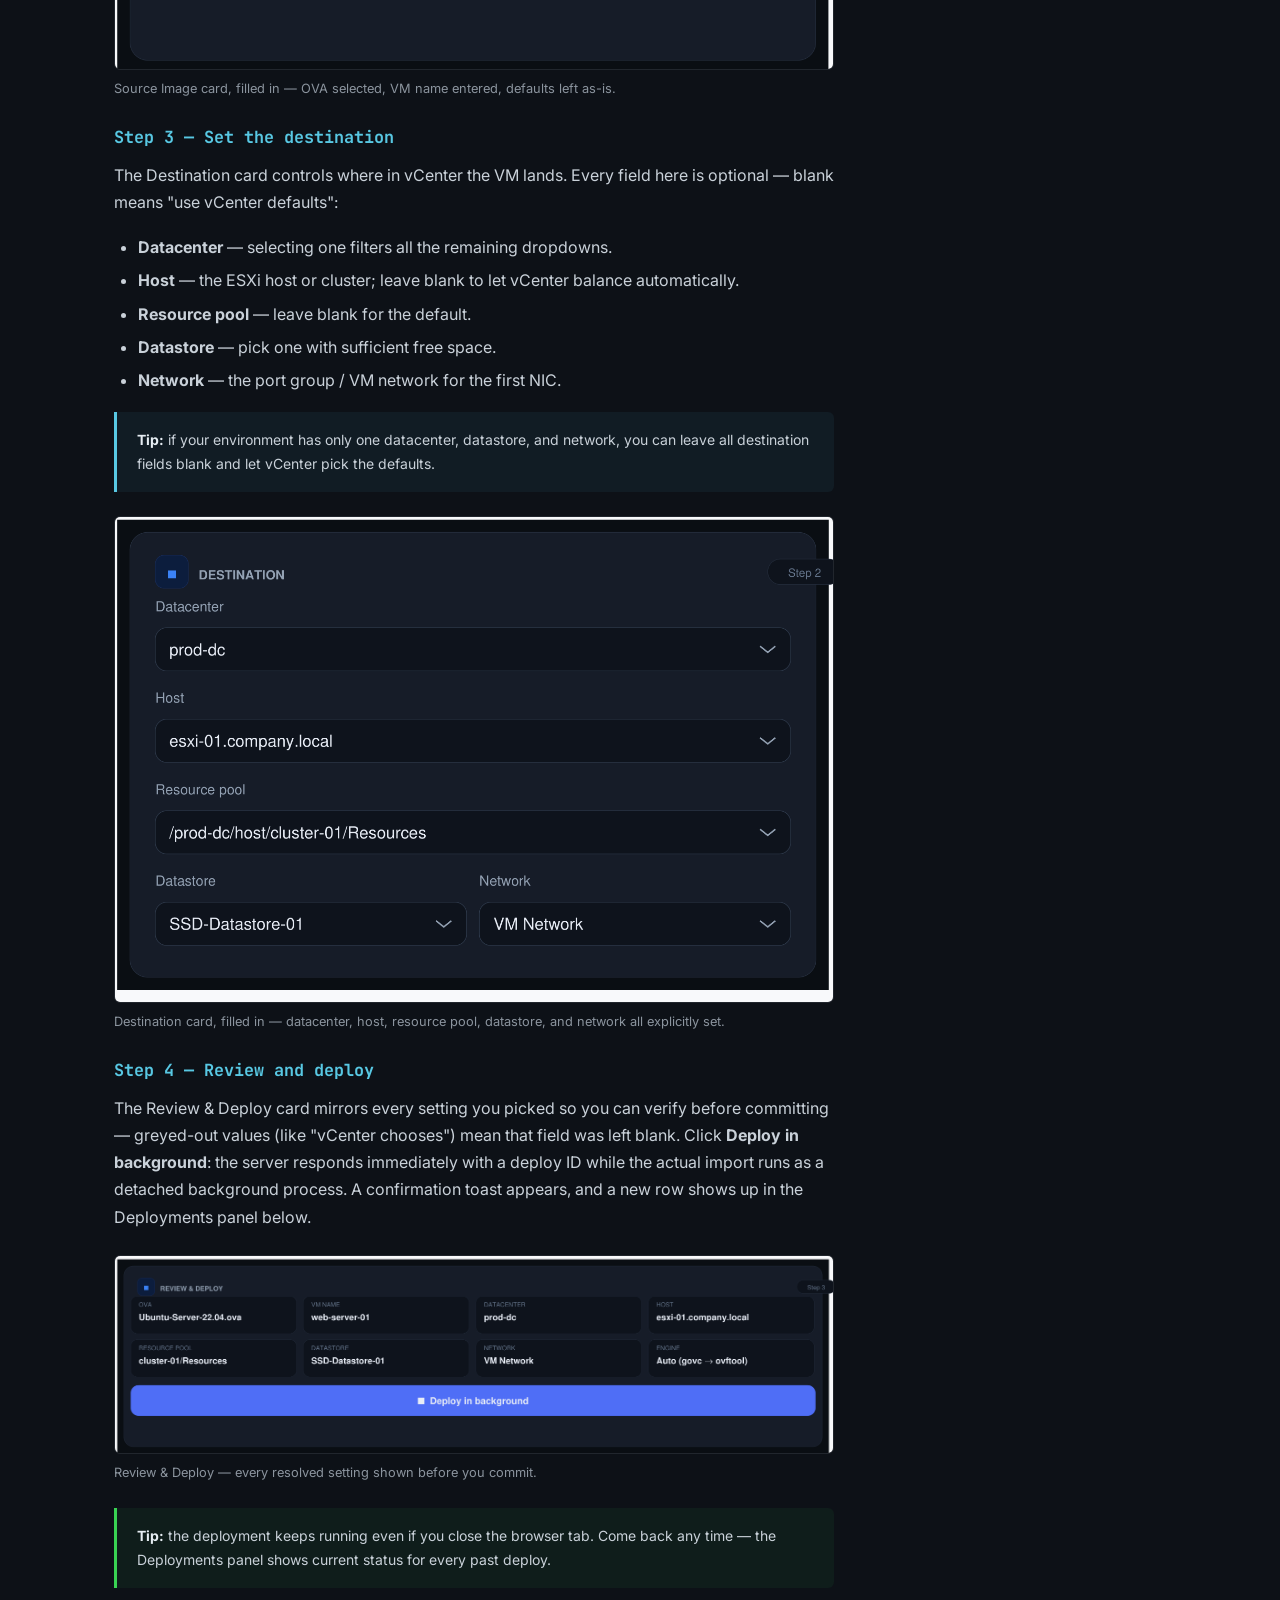
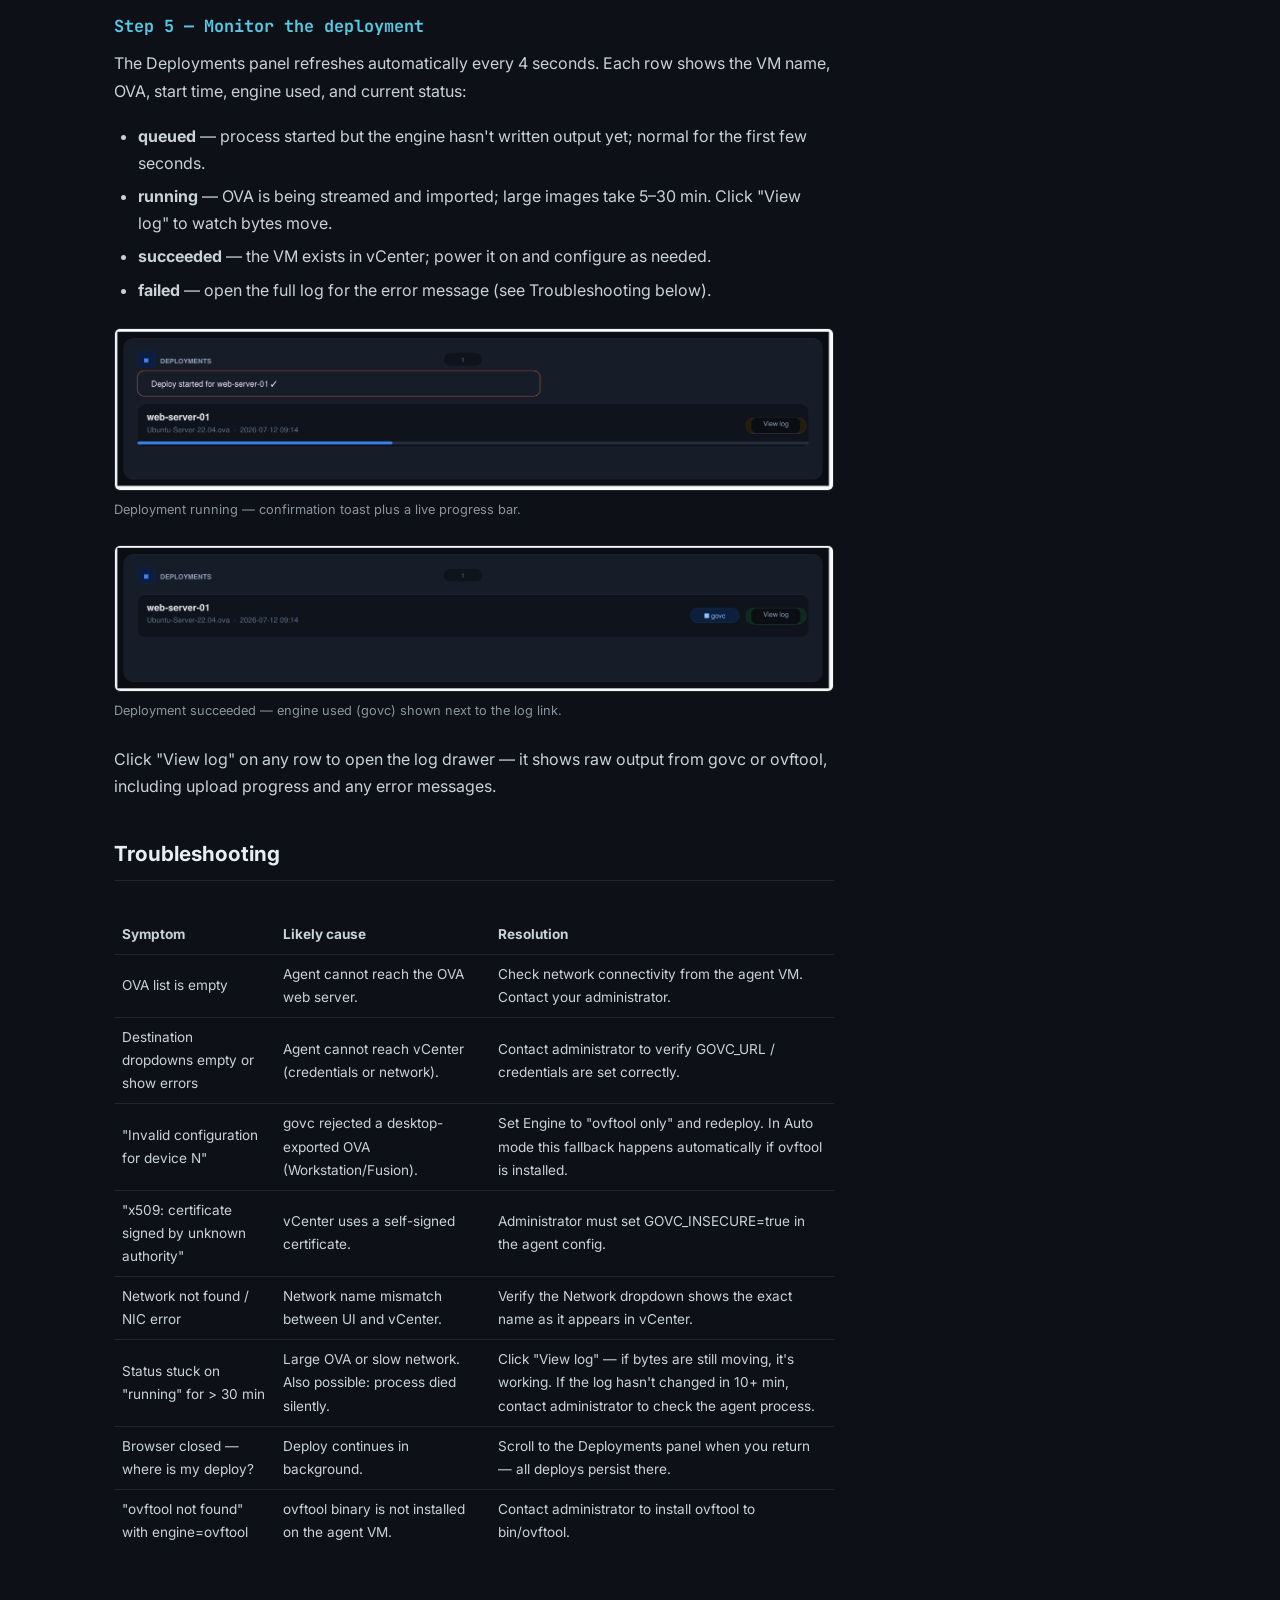
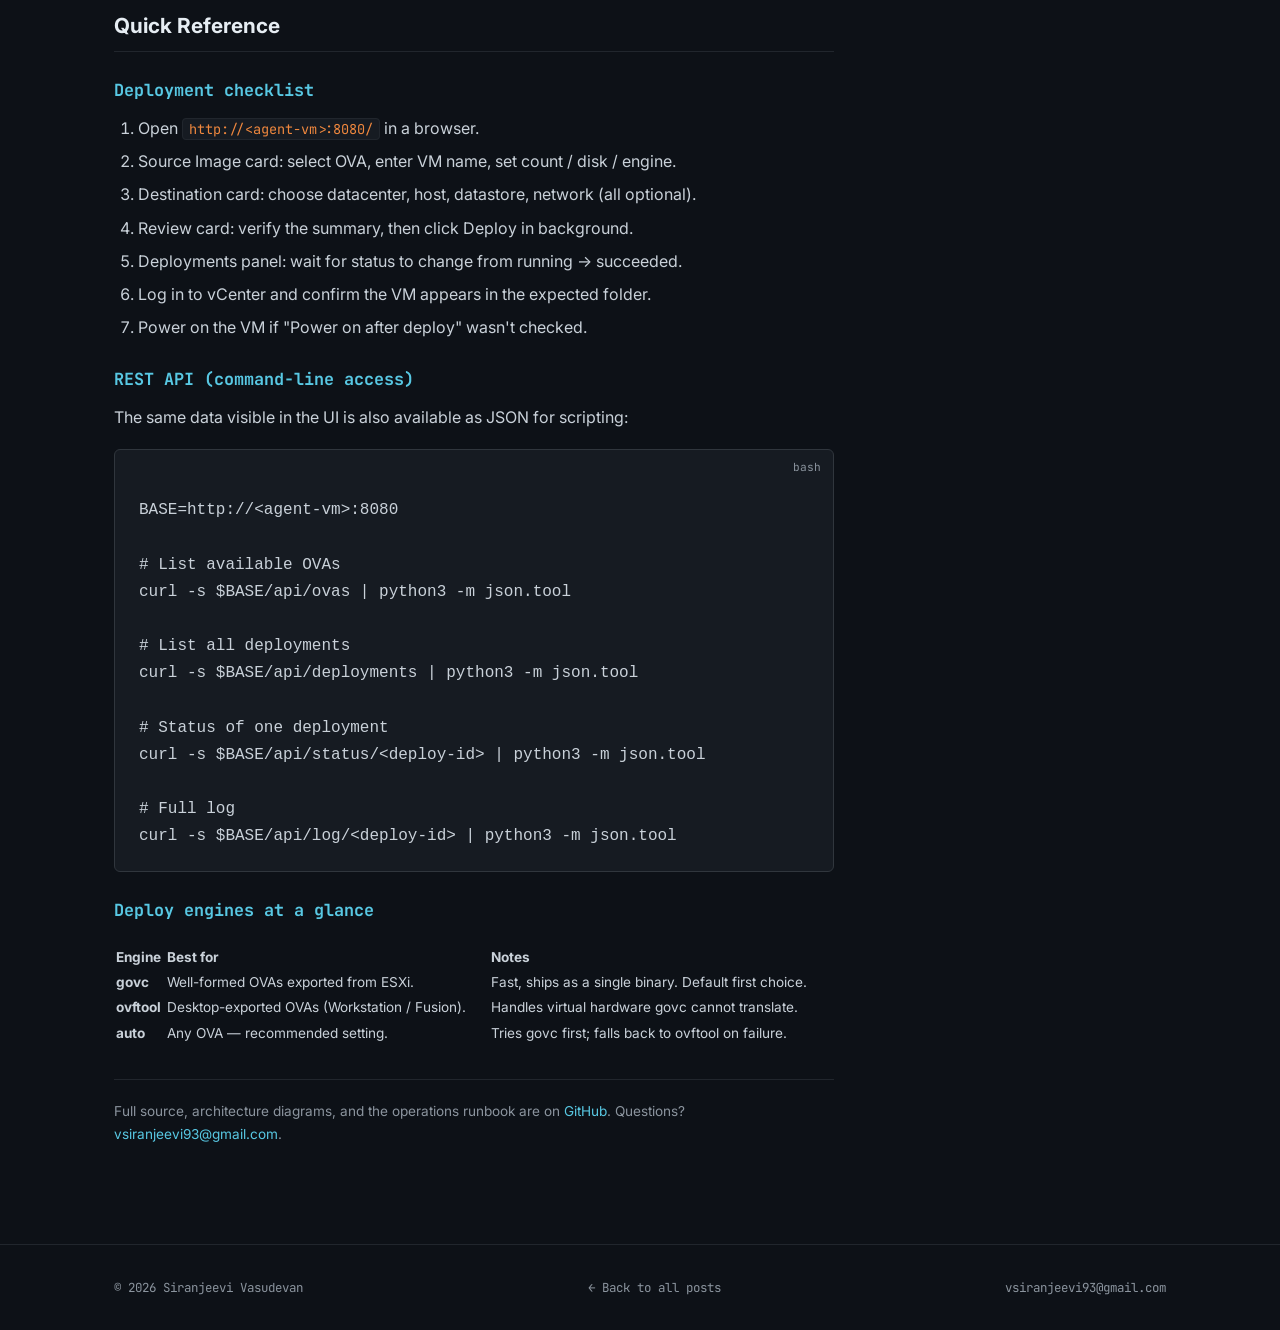
<file: posts/ova-deployer-mcp-vcenter.html>
<!DOCTYPE html>
<html lang="en">
<head>
  <meta charset="UTF-8" />
  <meta name="viewport" content="width=device-width, initial-scale=1.0" />
  <title>Streaming OVA Deploys Straight Into vCenter — with govc, ovftool Fallback, and an MCP Server · FixTheStack</title>
  <link rel="preconnect" href="https://fonts.googleapis.com">
  <link rel="preconnect" href="https://fonts.gstatic.com" crossorigin>
  <link href="https://fonts.googleapis.com/css2?family=Inter:wght@400;500;600;700&family=JetBrains+Mono:wght@400;500;700&display=swap" rel="stylesheet">
  <link rel="stylesheet" href="../css/style.css" />
</head>
<body>

<header class="topbar">
  <div class="container topbar-inner">
    <a href="../index.html" class="brand">
      <span class="brand-prompt">~$</span>&nbsp;fixthestack<span class="brand-cursor"></span>
    </a>
    <nav class="nav">
      <a href="../index.html">Home</a>
      <a href="../about.html">About</a>
      <a href="mailto:vsiranjeevi93@gmail.com">Contact</a>
    </nav>
  </div>
</header>

<div class="container">
  <div class="post-header">
    <div class="post-meta" style="margin-bottom: 16px;">
      <span class="post-tag tag-vmware">VMware</span>
      <span class="post-date">2026-07-12</span>
      <span class="post-read-time">· 14 min read</span>
    </div>
    <h1>Streaming OVA Deploys Straight Into vCenter — with govc, ovftool Fallback, and an MCP Server</h1>
    <div class="post-tags-list" style="margin-top: 14px;">
      <span class="post-tag-small">vmware</span>
      <span class="post-tag-small">vcenter</span>
      <span class="post-tag-small">govc</span>
      <span class="post-tag-small">mcp</span>
    </div>
  </div>

  <div class="post-body">

    <p>
      Deploying an OVA into vCenter by hand — picking the datacenter, host, resource pool,
      datastore, network, then babysitting the import — gets old fast when you're doing it
      repeatedly. I built
      <a href="https://github.com/siranjeevi93/ova_deployer" target="_blank" rel="noopener">OVA Deployer</a>
      to make it one click (or one MCP tool call): pick an OVA served over HTTP, pick a
      destination, and it streams the image straight into vCenter in the background.
    </p>

    <h2>Two front doors, one core</h2>
    <p>
      There's a small Flask web UI (<code>webapp.py</code> + a single-page dashboard) for a human
      to click through, and an MCP server (<code>server.py</code>) for AI/automation clients over
      stdio. Both call the exact same underlying functions — nothing is duplicated, and the web UI
      works perfectly well with no AI client involved at all.
    </p>
    <p>
      The OVA itself never touches local disk — it flows <strong>web server → deploy tool → vCenter</strong>
      as a stream. No staging, no cleanup.
    </p>

    <h2>Fire-and-forget deploys</h2>
    <p>
      A deploy call returns a <code>deploy_id</code> immediately; the actual import runs as a
      <strong>detached background process</strong> (<code>setsid</code> / <code>start_new_session=True</code>),
      so it survives the HTTP request finishing, the browser closing, or the MCP/SSH session
      ending. State is derived entirely from files on disk —
      <code>deployments/&lt;id&gt;.json</code> (metadata), <code>.log</code> (combined output), and
      <code>.rc</code> (exit code, written when the process finishes) — so status is correct even
      across a restart of the web app.
    </p>

    <div class="callout info">
      <strong>Status model:</strong> started → running → succeeded/failed, derived by checking
      whether the background process is alive and whether an <code>.rc</code> file exists — no
      in-memory state to lose.
    </div>

    <h2>Two deploy engines, auto-fallback between them</h2>
    <p>
      This is the part that actually mattered in practice. <code>govc</code> (a lightweight Go
      vSphere CLI) is fast and needs no separate install, but it's a strict, literal OVF
      translator. <code>ovftool</code> (VMware's official tool) is slower to set up but far more
      lenient — it sanitizes and converts hardware definitions govc won't touch.
    </p>
    <p>
      Real example from building this: a desktop-exported <code>Ubuntu24.04.ova</code> (from
      Workstation/Fusion, not ESXi) made govc reject it with
      <code>Invalid configuration for device 6</code> — a 3D video card with
      <code>enableMPTSupport</code>. Stripping that device just moved the error to device 5, then
      device 0. govc simply couldn't translate that VM's hardware for vCenter no matter what got
      removed. <code>ovftool</code> (with <code>--allowExtraConfig</code>) imported it cleanly on
      the first try.
    </p>
    <p>
      So <code>deploy_ova(engine="auto")</code> (the default) tries govc first — fast path for
      well-formed, ESXi-exported OVAs — and falls back to ovftool automatically when govc fails.
      The operator never has to know or care which kind of OVA they're holding.
    </p>

    <table style="width:100%; margin: 20px 0; font-size: 0.85rem;">
      <tr><th></th><th>govc</th><th>ovftool</th></tr>
      <tr><td>What it is</td><td>Lightweight Go vSphere CLI (govmomi)</td><td>VMware's official OVF Tool</td></tr>
      <tr><td>OVF handling</td><td>Strict, literal translation</td><td>Smart, lenient — sanitizes/converts</td></tr>
      <tr><td>Install</td><td>Single binary, no account needed</td><td>Requires a Broadcom account download</td></tr>
      <tr><td>Best for</td><td>Well-formed (ESXi-exported) OVAs — fast</td><td>Desktop-exported (Workstation/Fusion) OVAs</td></tr>
    </table>

    <h2>Credentials handling</h2>
    <p>
      vCenter credentials live only in a gitignored, mode-600 <code>credentials.env</code>, loaded
      into the process environment at launch and read by <code>govc</code> directly. The one
      caveat: <code>ovftool</code> takes the password inside its <code>vi://user:pass@host</code>
      target URL, so it's briefly visible in <code>ps</code> output during a deploy — that's
      documented rather than hidden, and acceptable on a trusted network. Anything written to
      deploy metadata or logs has the command sanitized (<code>vi://user:***@host</code>) so the
      password never lands on disk.
    </p>

    <div class="callout success">
      <strong>No auth on the web UI, by design:</strong> it's meant for a trusted internal network
      only — it can create VMs, so don't expose it beyond that without adding auth in front of it.
    </div>

    <h2>Tools exposed (same set, web and MCP)</h2>
    <ul>
      <li><code>list_ovas()</code> — list <code>.ova</code> files available on the web server</li>
      <li><code>vcenter_about()</code> — verify vCenter connectivity</li>
      <li><code>list_vcenter_targets()</code> — datacenters, clusters/hosts, datastores, networks</li>
      <li><code>deployment_spec(ova)</code> — inspect an OVA's networks/properties before deploying</li>
      <li><code>deploy_ova(ova, vm_name, ...)</code> — start a background deployment</li>
      <li><code>deployment_status(deploy_id)</code> — running / succeeded / failed + log tail</li>
      <li><code>deployment_log(deploy_id)</code> — full deploy log</li>
      <li><code>list_deployments()</code> — everything currently tracked</li>
    </ul>

    <h2>Quick start</h2>
    <pre><span class="pre-label">bash</span>
cd ova-deploy-mcp
cp credentials.env.example credentials.env    # fill in vCenter creds
set -a; . ./credentials.env; set +a
./venv/bin/python smoke_test.py               # webserver + vCenter sanity checks

# web UI
./venv/bin/python webapp.py                   # http://&lt;host&gt;:8080/

# or MCP server (stdio)
./venv/bin/python server.py
</pre>

    <p>
      Persistence on the deploy host is handled with a <code>start-webapp.sh</code> script wired
      into the user's crontab: <code>@reboot</code> to start on boot, plus a
      <code>*/2 * * * *</code> watchdog line to relaunch it if the process ever dies.
    </p>

    <h2>What I'd tighten next</h2>
    <p>
      The web UI's total lack of auth is fine on a locked-down network segment, but the obvious
      next step is fronting it with basic auth or binding it to localhost-only and reaching it
      over an SSH tunnel — cheap changes that remove the "keep it on a trusted network" caveat
      entirely.
    </p>

    <hr style="border: none; border-top: 1px solid var(--border-dim); margin: 48px 0;">

    <h2>Deployment Runbook — Using the Web UI</h2>
    <p>
      The write-up above covers how the tool is built; this section is the operator-facing
      runbook — what it actually looks like to deploy a VM through the web UI, end to end.
    </p>

    <figure style="margin: 24px 0;">
      <img src="images/ova-deployer-runbook/01-overview.png" alt="OVA Deployer web UI — full overview with Source Image, Destination, Review & Deploy, and Deployments panels" style="border: 1px solid var(--border-dim); border-radius: 6px;">
      <figcaption style="font-size: 0.8rem; color: var(--text-dim); margin-top: 8px;">The full UI in its empty state — three form cards plus a live deployments panel.</figcaption>
    </figure>

    <h3>Before you begin</h3>
    <ul>
      <li>A browser reachable to the agent VM on port 8080.</li>
      <li>The name of the OVA to deploy (ask your administrator if unsure).</li>
      <li>A unique VM name for the new machine (letters, numbers, hyphens, underscores only).</li>
      <li>Optionally: preferred datacenter, host, datastore, and network — leave blank to use vCenter defaults.</li>
    </ul>

    <h3>Step 1–2 — Choose the OVA and name the VM</h3>
    <p>
      The Source Image card is where every deployment starts. Open the OVA image dropdown and
      pick the image matching the OS or appliance you need — the count shown is how many are
      available. Enter a VM name (letters, numbers, hyphens, underscores only) and leave
      <strong>Count</strong> at 1 for a single VM.
    </p>
    <p>
      Leave the advanced options at their defaults unless you have a reason not to: Disk
      <strong>Thin</strong>, Engine <strong>Auto</strong>, Power on <strong>off</strong>. Switch
      Engine to "ovftool only" specifically for desktop-exported OVAs.
    </p>
    <div class="callout info">
      <strong>Tip:</strong> setting Count &gt; 1 deploys N copies named <code>&lt;name&gt;-1</code>
      … <code>&lt;name&gt;-N</code> sequentially. A failure on one copy doesn't stop the rest.
    </div>
    <figure style="margin: 24px 0;">
      <img src="images/ova-deployer-runbook/02-source-image-filled.png" alt="Source Image card filled in with an OVA selected, VM name entered, and default disk/engine settings" style="border: 1px solid var(--border-dim); border-radius: 6px;">
      <figcaption style="font-size: 0.8rem; color: var(--text-dim); margin-top: 8px;">Source Image card, filled in — OVA selected, VM name entered, defaults left as-is.</figcaption>
    </figure>

    <h3>Step 3 — Set the destination</h3>
    <p>
      The Destination card controls where in vCenter the VM lands. Every field here is
      optional — blank means "use vCenter defaults":
    </p>
    <ul>
      <li><strong>Datacenter</strong> — selecting one filters all the remaining dropdowns.</li>
      <li><strong>Host</strong> — the ESXi host or cluster; leave blank to let vCenter balance automatically.</li>
      <li><strong>Resource pool</strong> — leave blank for the default.</li>
      <li><strong>Datastore</strong> — pick one with sufficient free space.</li>
      <li><strong>Network</strong> — the port group / VM network for the first NIC.</li>
    </ul>
    <div class="callout info">
      <strong>Tip:</strong> if your environment has only one datacenter, datastore, and
      network, you can leave all destination fields blank and let vCenter pick the defaults.
    </div>
    <figure style="margin: 24px 0;">
      <img src="images/ova-deployer-runbook/03-destination-filled.png" alt="Destination card filled in with datacenter, host, resource pool, datastore, and network selected" style="border: 1px solid var(--border-dim); border-radius: 6px;">
      <figcaption style="font-size: 0.8rem; color: var(--text-dim); margin-top: 8px;">Destination card, filled in — datacenter, host, resource pool, datastore, and network all explicitly set.</figcaption>
    </figure>

    <h3>Step 4 — Review and deploy</h3>
    <p>
      The Review &amp; Deploy card mirrors every setting you picked so you can verify before
      committing — greyed-out values (like "vCenter chooses") mean that field was left blank.
      Click <strong>Deploy in background</strong>: the server responds immediately with a
      deploy ID while the actual import runs as a detached background process. A confirmation
      toast appears, and a new row shows up in the Deployments panel below.
    </p>
    <figure style="margin: 24px 0;">
      <img src="images/ova-deployer-runbook/04-review-deploy.png" alt="Review and Deploy card showing the full summary grid and the Deploy in background button" style="border: 1px solid var(--border-dim); border-radius: 6px;">
      <figcaption style="font-size: 0.8rem; color: var(--text-dim); margin-top: 8px;">Review & Deploy — every resolved setting shown before you commit.</figcaption>
    </figure>
    <div class="callout success">
      <strong>Tip:</strong> the deployment keeps running even if you close the browser tab.
      Come back any time — the Deployments panel shows current status for every past deploy.
    </div>

    <h3>Step 5 — Monitor the deployment</h3>
    <p>
      The Deployments panel refreshes automatically every 4 seconds. Each row shows the VM
      name, OVA, start time, engine used, and current status:
    </p>
    <ul>
      <li><strong>queued</strong> — process started but the engine hasn't written output yet; normal for the first few seconds.</li>
      <li><strong>running</strong> — OVA is being streamed and imported; large images take 5–30 min. Click "View log" to watch bytes move.</li>
      <li><strong>succeeded</strong> — the VM exists in vCenter; power it on and configure as needed.</li>
      <li><strong>failed</strong> — open the full log for the error message (see Troubleshooting below).</li>
    </ul>
    <figure style="margin: 24px 0;">
      <img src="images/ova-deployer-runbook/05-deployment-running.png" alt="Deployments panel showing a deployment in progress with a progress bar" style="border: 1px solid var(--border-dim); border-radius: 6px;">
      <figcaption style="font-size: 0.8rem; color: var(--text-dim); margin-top: 8px;">Deployment running — confirmation toast plus a live progress bar.</figcaption>
    </figure>
    <figure style="margin: 24px 0;">
      <img src="images/ova-deployer-runbook/06-deployment-succeeded.png" alt="Deployments panel showing a succeeded deployment with the govc engine badge" style="border: 1px solid var(--border-dim); border-radius: 6px;">
      <figcaption style="font-size: 0.8rem; color: var(--text-dim); margin-top: 8px;">Deployment succeeded — engine used (govc) shown next to the log link.</figcaption>
    </figure>
    <p>
      Click "View log" on any row to open the log drawer — it shows raw output from govc or
      ovftool, including upload progress and any error messages.
    </p>

    <h2>Troubleshooting</h2>
    <div style="overflow-x: auto;">
    <table style="width:100%; margin: 20px 0; font-size: 0.85rem; border-collapse: collapse;">
      <tr><th style="text-align:left; padding:8px; border-bottom:1px solid var(--border-dim);">Symptom</th><th style="text-align:left; padding:8px; border-bottom:1px solid var(--border-dim);">Likely cause</th><th style="text-align:left; padding:8px; border-bottom:1px solid var(--border-dim);">Resolution</th></tr>
      <tr><td style="padding:8px; border-bottom:1px solid var(--border-dim);">OVA list is empty</td><td style="padding:8px; border-bottom:1px solid var(--border-dim);">Agent cannot reach the OVA web server.</td><td style="padding:8px; border-bottom:1px solid var(--border-dim);">Check network connectivity from the agent VM. Contact your administrator.</td></tr>
      <tr><td style="padding:8px; border-bottom:1px solid var(--border-dim);">Destination dropdowns empty or show errors</td><td style="padding:8px; border-bottom:1px solid var(--border-dim);">Agent cannot reach vCenter (credentials or network).</td><td style="padding:8px; border-bottom:1px solid var(--border-dim);">Contact administrator to verify GOVC_URL / credentials are set correctly.</td></tr>
      <tr><td style="padding:8px; border-bottom:1px solid var(--border-dim);">"Invalid configuration for device N"</td><td style="padding:8px; border-bottom:1px solid var(--border-dim);">govc rejected a desktop-exported OVA (Workstation/Fusion).</td><td style="padding:8px; border-bottom:1px solid var(--border-dim);">Set Engine to "ovftool only" and redeploy. In Auto mode this fallback happens automatically if ovftool is installed.</td></tr>
      <tr><td style="padding:8px; border-bottom:1px solid var(--border-dim);">"x509: certificate signed by unknown authority"</td><td style="padding:8px; border-bottom:1px solid var(--border-dim);">vCenter uses a self-signed certificate.</td><td style="padding:8px; border-bottom:1px solid var(--border-dim);">Administrator must set GOVC_INSECURE=true in the agent config.</td></tr>
      <tr><td style="padding:8px; border-bottom:1px solid var(--border-dim);">Network not found / NIC error</td><td style="padding:8px; border-bottom:1px solid var(--border-dim);">Network name mismatch between UI and vCenter.</td><td style="padding:8px; border-bottom:1px solid var(--border-dim);">Verify the Network dropdown shows the exact name as it appears in vCenter.</td></tr>
      <tr><td style="padding:8px; border-bottom:1px solid var(--border-dim);">Status stuck on "running" for &gt; 30 min</td><td style="padding:8px; border-bottom:1px solid var(--border-dim);">Large OVA or slow network. Also possible: process died silently.</td><td style="padding:8px; border-bottom:1px solid var(--border-dim);">Click "View log" — if bytes are still moving, it's working. If the log hasn't changed in 10+ min, contact administrator to check the agent process.</td></tr>
      <tr><td style="padding:8px; border-bottom:1px solid var(--border-dim);">Browser closed — where is my deploy?</td><td style="padding:8px; border-bottom:1px solid var(--border-dim);">Deploy continues in background.</td><td style="padding:8px; border-bottom:1px solid var(--border-dim);">Scroll to the Deployments panel when you return — all deploys persist there.</td></tr>
      <tr><td style="padding:8px;">"ovftool not found" with engine=ovftool</td><td style="padding:8px;">ovftool binary is not installed on the agent VM.</td><td style="padding:8px;">Contact administrator to install ovftool to bin/ovftool.</td></tr>
    </table>
    </div>

    <h2>Quick Reference</h2>
    <h3>Deployment checklist</h3>
    <ol>
      <li>Open <code>http://&lt;agent-vm&gt;:8080/</code> in a browser.</li>
      <li>Source Image card: select OVA, enter VM name, set count / disk / engine.</li>
      <li>Destination card: choose datacenter, host, datastore, network (all optional).</li>
      <li>Review card: verify the summary, then click Deploy in background.</li>
      <li>Deployments panel: wait for status to change from running → succeeded.</li>
      <li>Log in to vCenter and confirm the VM appears in the expected folder.</li>
      <li>Power on the VM if "Power on after deploy" wasn't checked.</li>
    </ol>

    <h3>REST API (command-line access)</h3>
    <p>The same data visible in the UI is also available as JSON for scripting:</p>
    <pre><span class="pre-label">bash</span>
BASE=http://&lt;agent-vm&gt;:8080

# List available OVAs
curl -s $BASE/api/ovas | python3 -m json.tool

# List all deployments
curl -s $BASE/api/deployments | python3 -m json.tool

# Status of one deployment
curl -s $BASE/api/status/&lt;deploy-id&gt; | python3 -m json.tool

# Full log
curl -s $BASE/api/log/&lt;deploy-id&gt; | python3 -m json.tool
</pre>

    <h3>Deploy engines at a glance</h3>
    <table style="width:100%; margin: 20px 0; font-size: 0.85rem;">
      <tr><th style="text-align:left;">Engine</th><th style="text-align:left;">Best for</th><th style="text-align:left;">Notes</th></tr>
      <tr><td><strong>govc</strong></td><td>Well-formed OVAs exported from ESXi.</td><td>Fast, ships as a single binary. Default first choice.</td></tr>
      <tr><td><strong>ovftool</strong></td><td>Desktop-exported OVAs (Workstation / Fusion).</td><td>Handles virtual hardware govc cannot translate.</td></tr>
      <tr><td><strong>auto</strong></td><td>Any OVA — recommended setting.</td><td>Tries govc first; falls back to ovftool on failure.</td></tr>
    </table>

    <p style="margin-top: 32px; padding-top: 20px; border-top: 1px solid var(--border-dim); font-size: 0.85rem; color: var(--text-dim);">
      Full source, architecture diagrams, and the operations runbook are on
      <a href="https://github.com/siranjeevi93/ova_deployer" target="_blank" rel="noopener">GitHub</a>.
      Questions? <a href="mailto:vsiranjeevi93@gmail.com">vsiranjeevi93@gmail.com</a>.
    </p>

  </div>
</div>

<div style="height: 80px;"></div>

<footer>
  <div class="container footer-inner">
    <span>© 2026 Siranjeevi Vasudevan</span>
    <a href="../index.html">← Back to all posts</a>
    <span><a href="mailto:vsiranjeevi93@gmail.com">vsiranjeevi93@gmail.com</a></span>
  </div>
</footer>

</body>
</html>
</file>
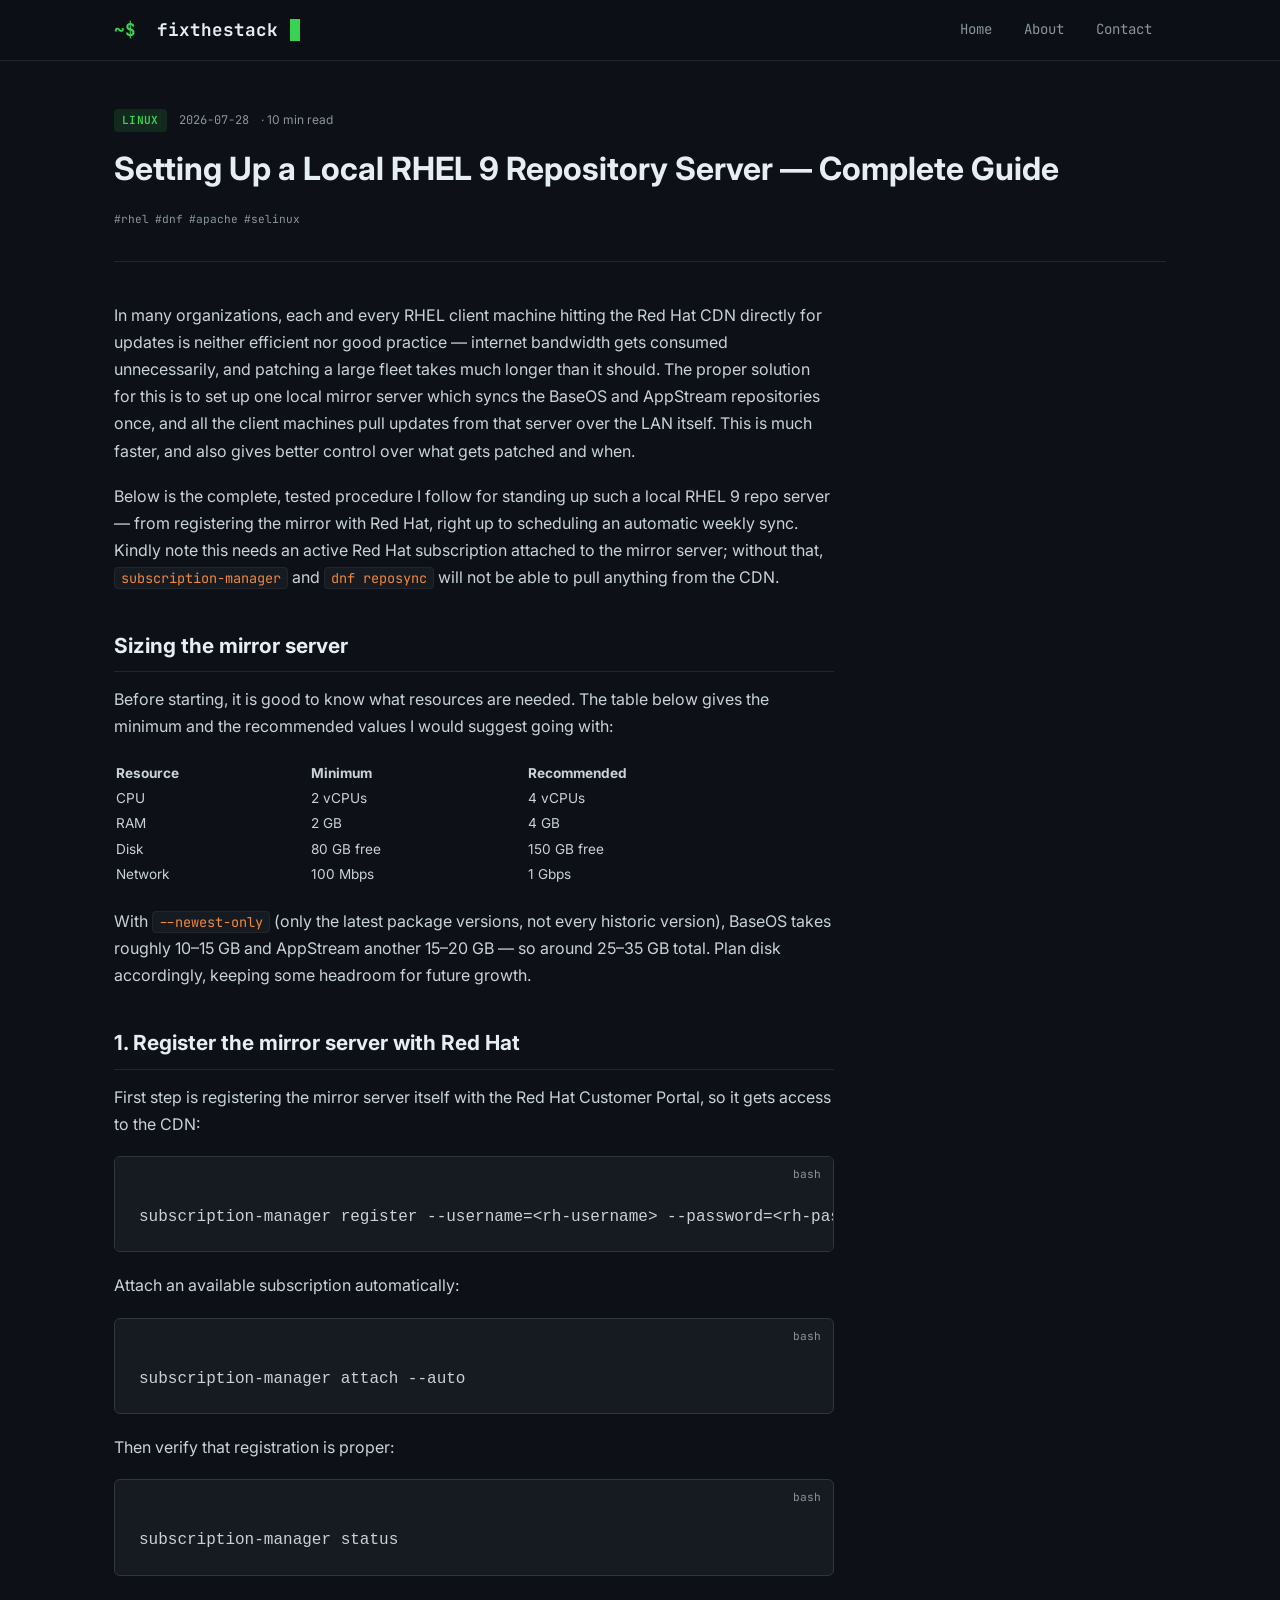
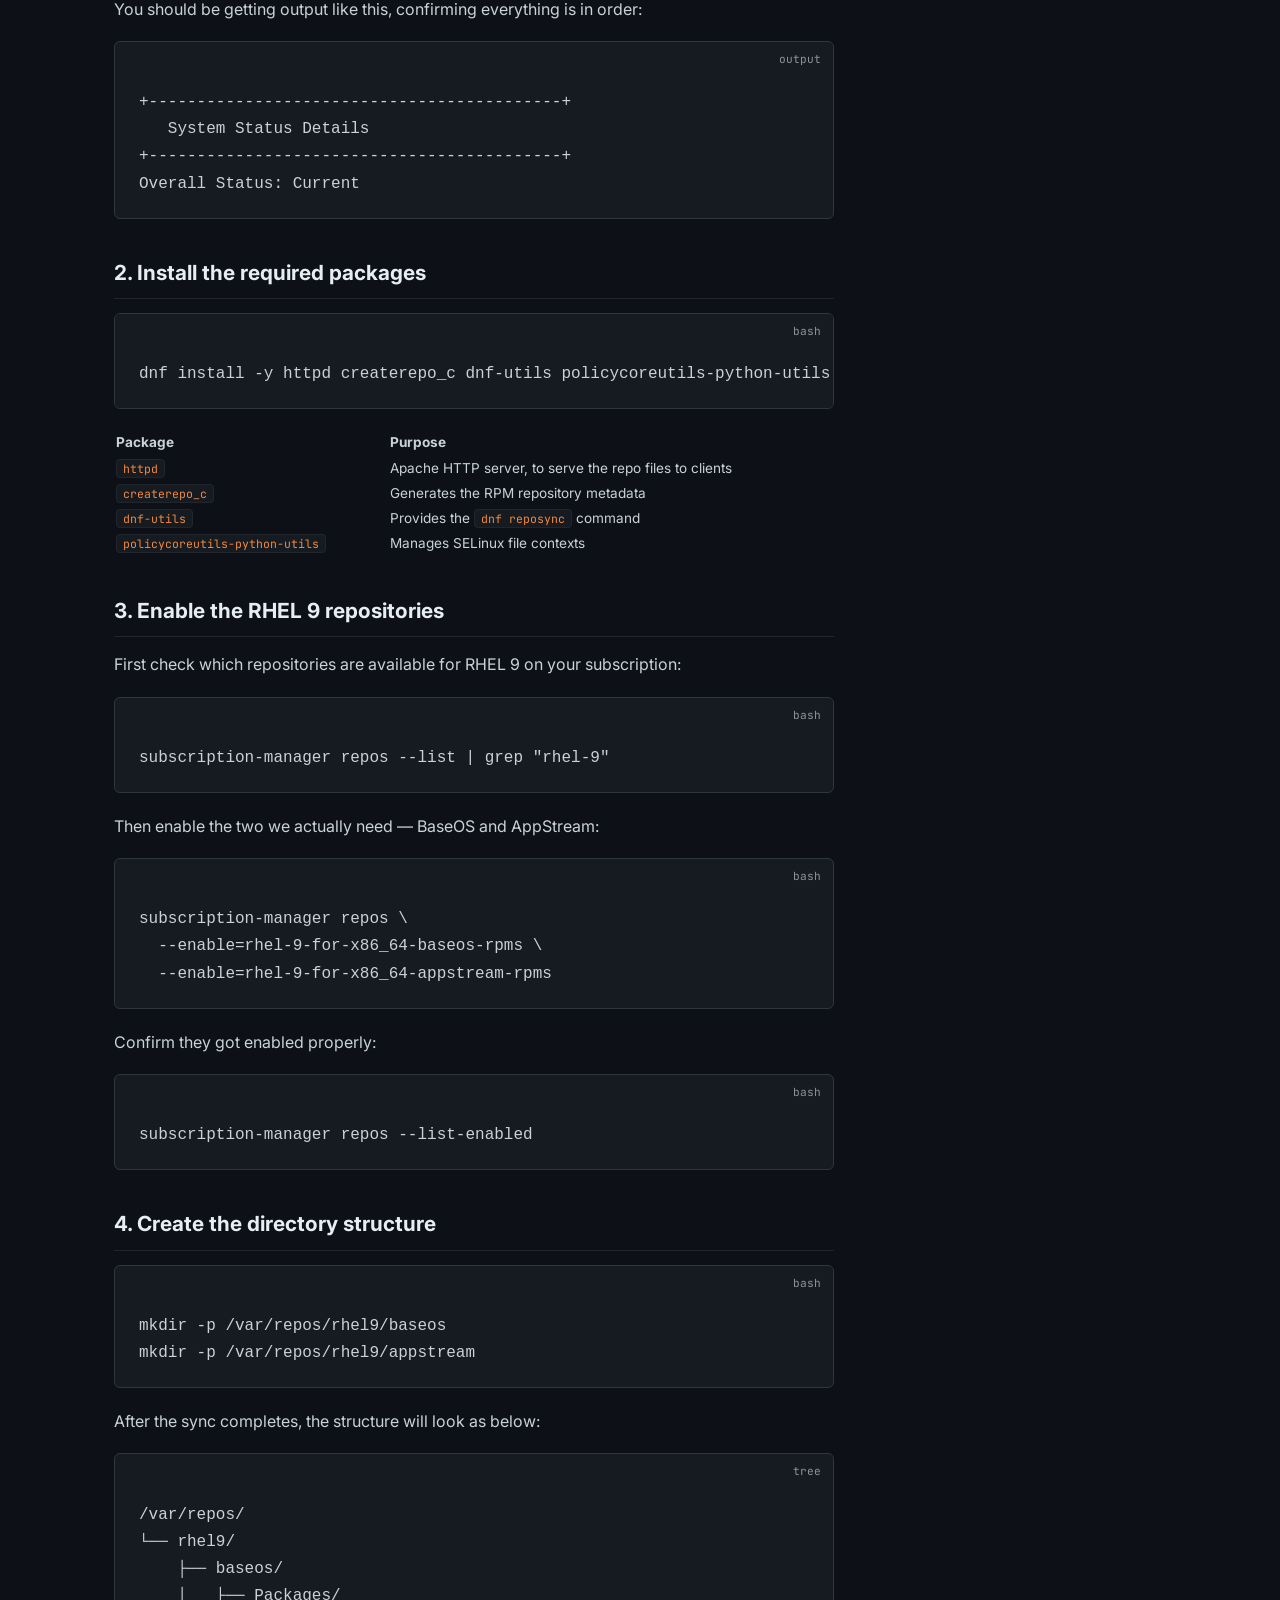
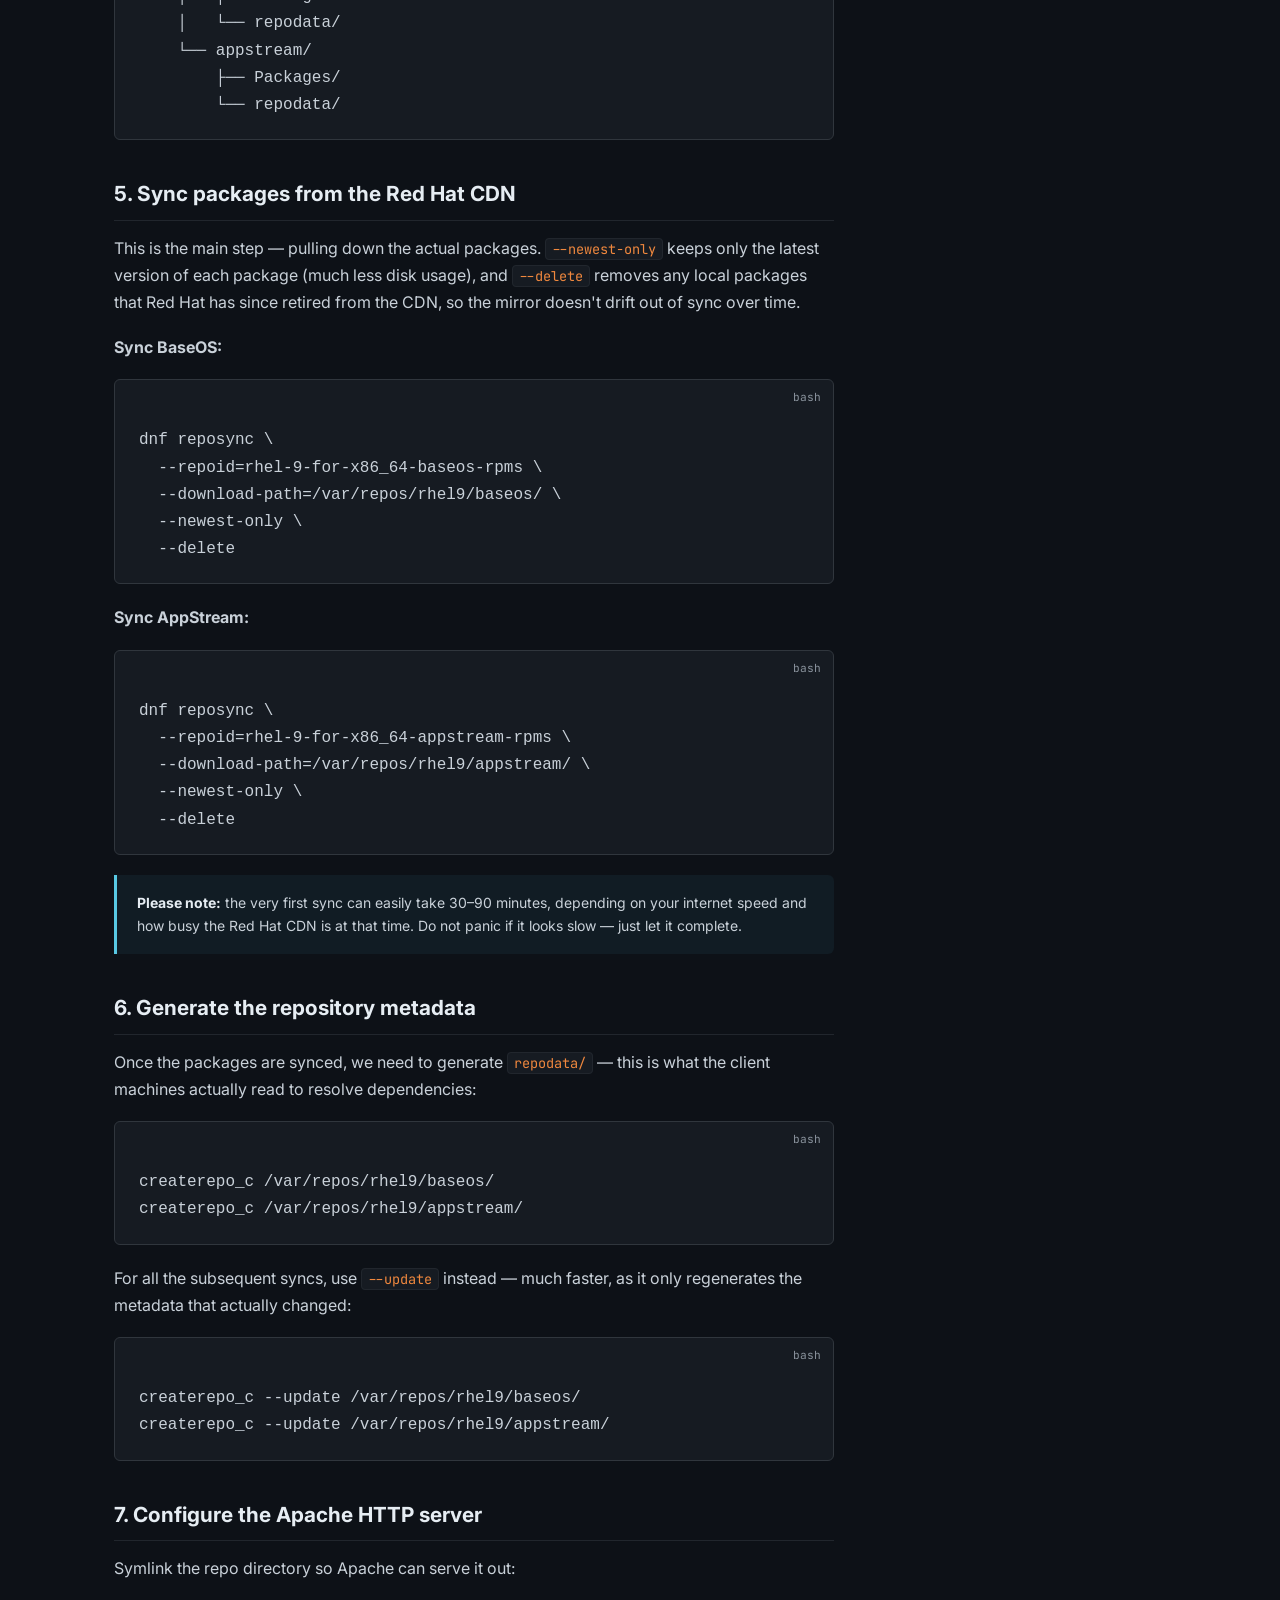
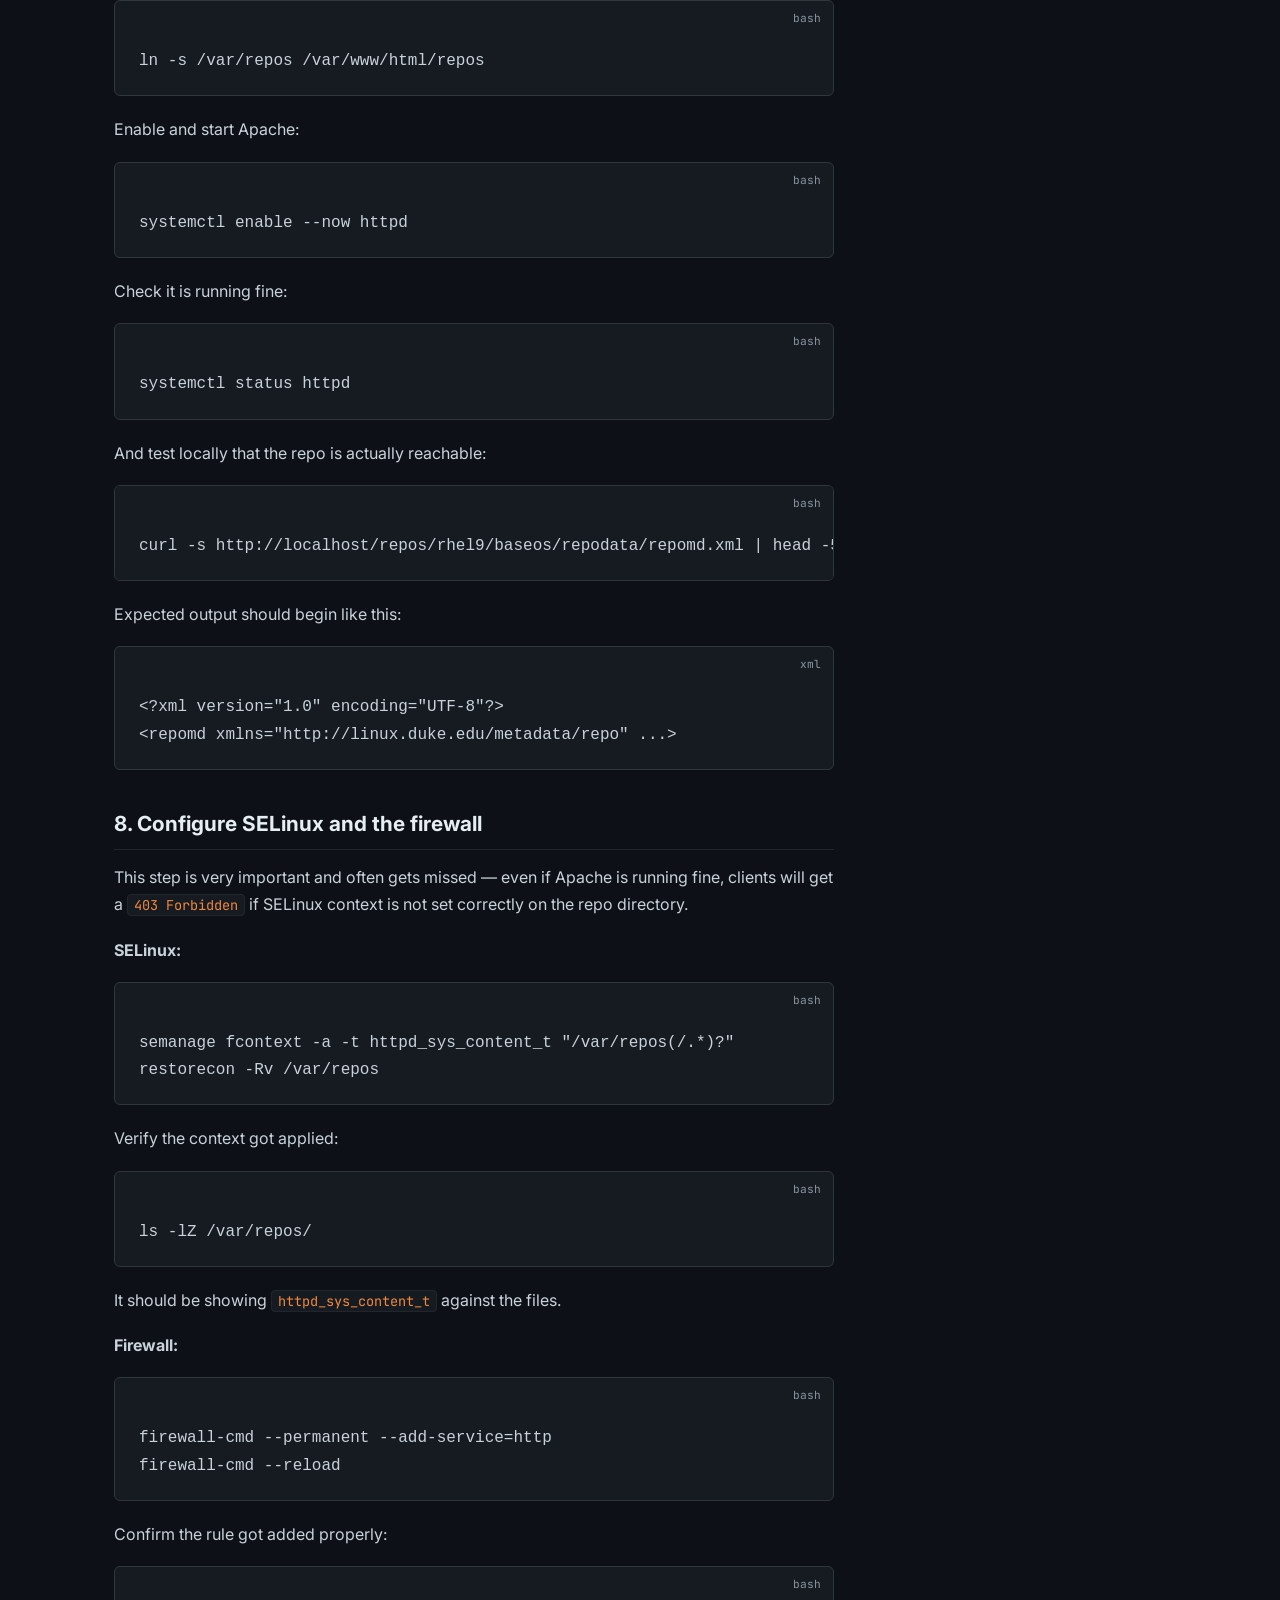
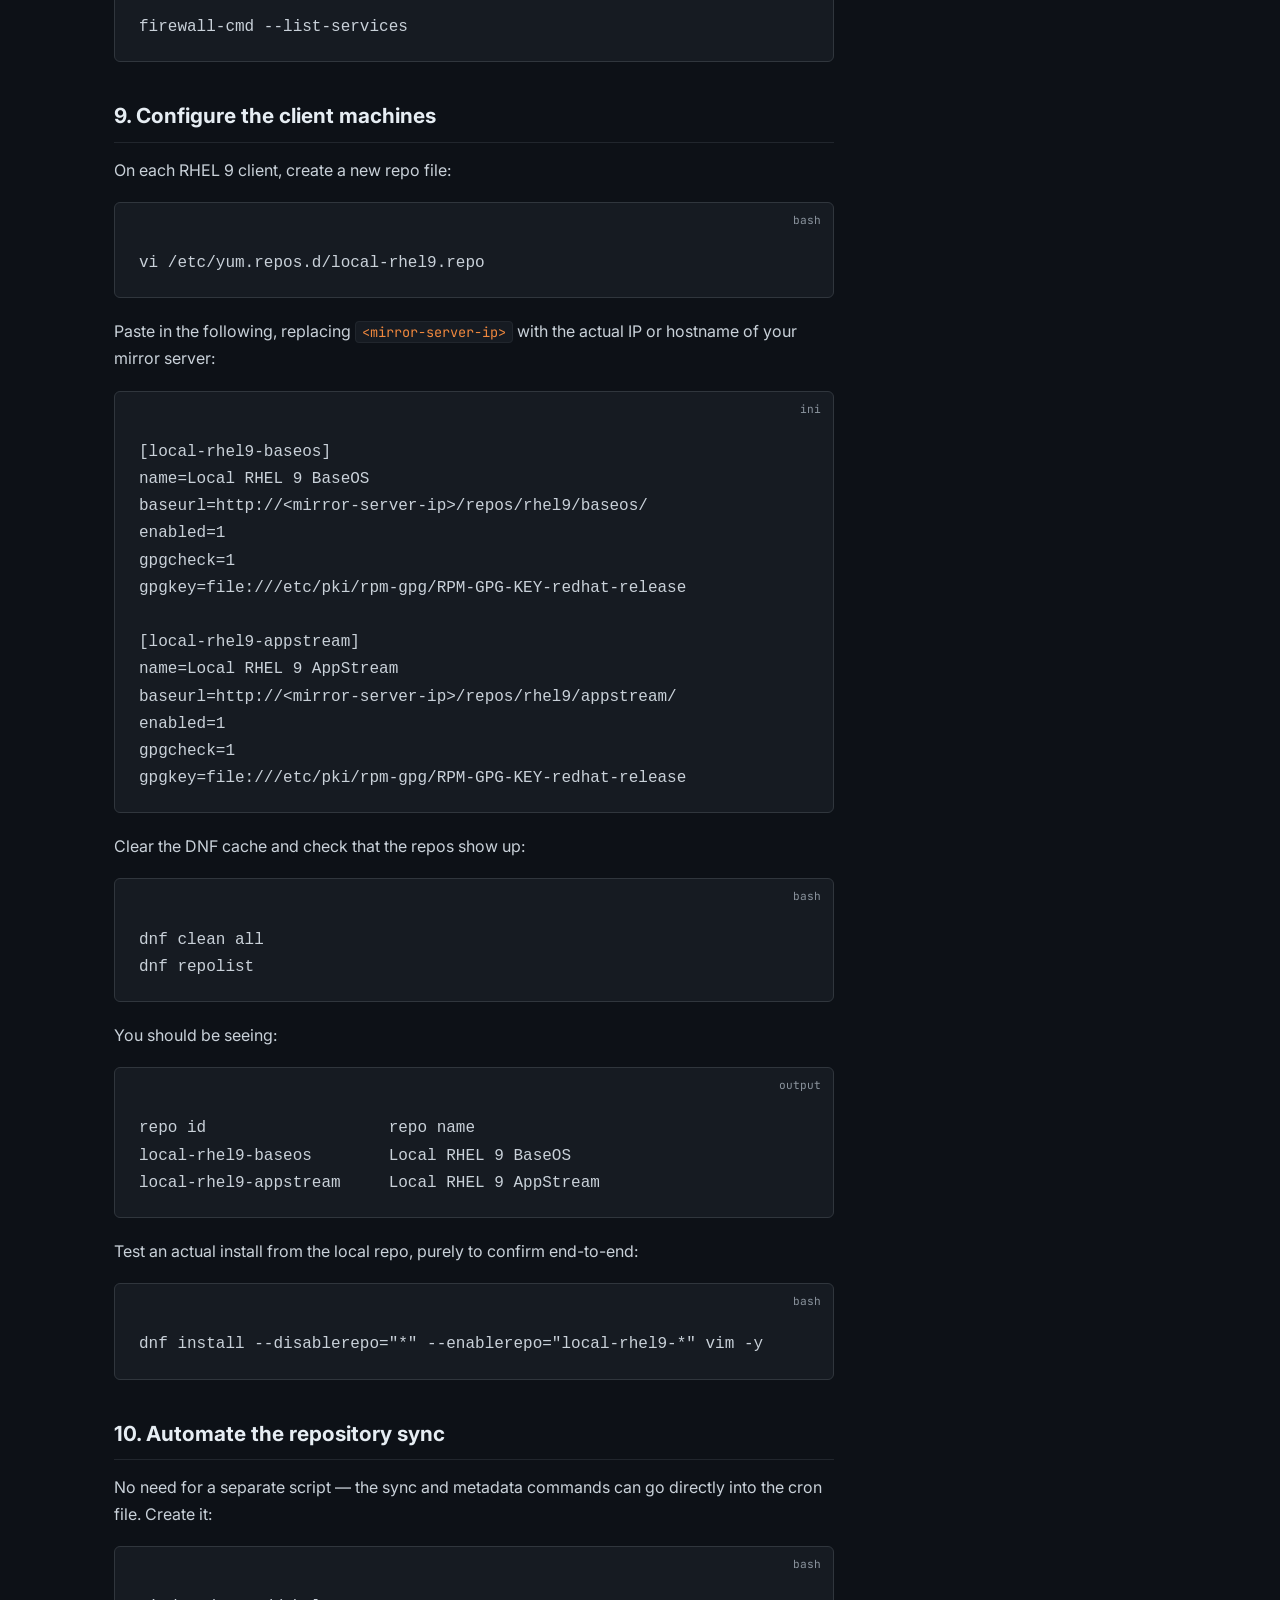
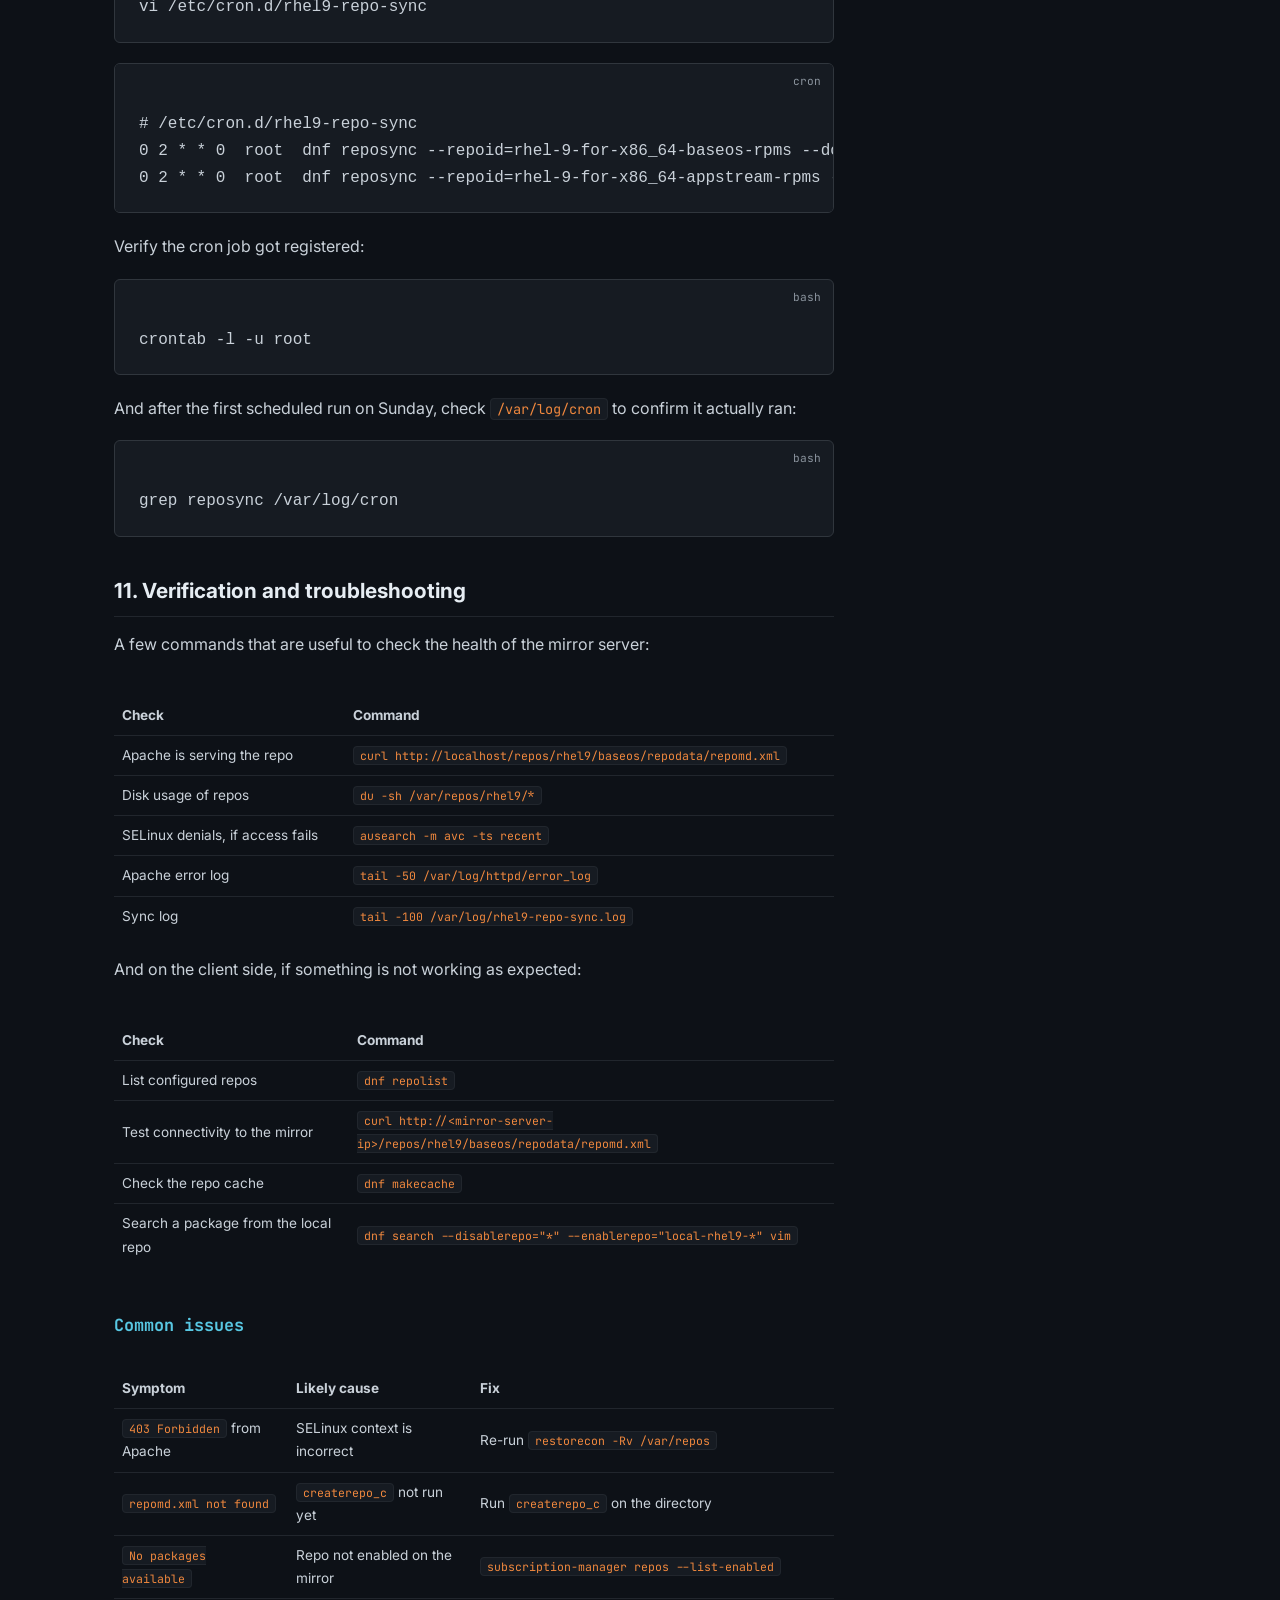
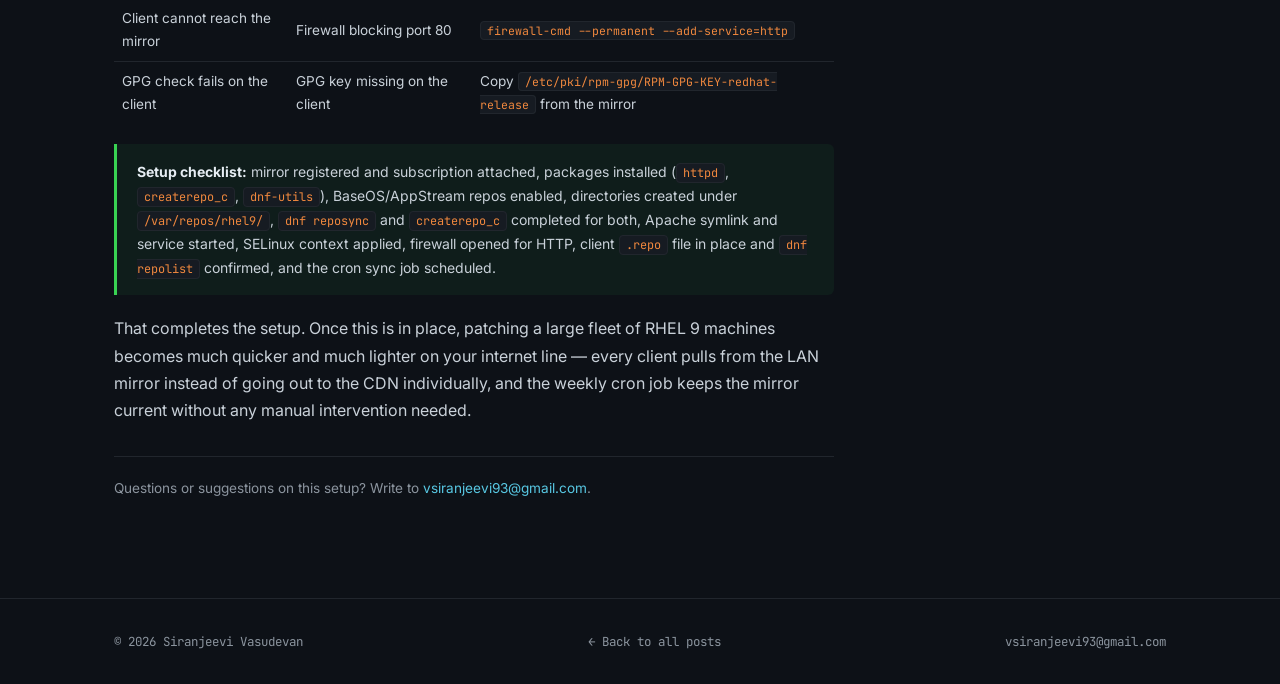
<file: posts/rhel9-local-repo-server-setup.html>
<!DOCTYPE html>
<html lang="en">
<head>
  <meta charset="UTF-8" />
  <meta name="viewport" content="width=device-width, initial-scale=1.0" />
  <title>Setting Up a Local RHEL 9 Repository Server — Complete Guide · FixTheStack</title>
  <link rel="preconnect" href="https://fonts.googleapis.com">
  <link rel="preconnect" href="https://fonts.gstatic.com" crossorigin>
  <link href="https://fonts.googleapis.com/css2?family=Inter:wght@400;500;600;700&family=JetBrains+Mono:wght@400;500;700&display=swap" rel="stylesheet">
  <link rel="stylesheet" href="../css/style.css" />
</head>
<body>

<header class="topbar">
  <div class="container topbar-inner">
    <a href="../index.html" class="brand">
      <span class="brand-prompt">~$</span>&nbsp;fixthestack<span class="brand-cursor"></span>
    </a>
    <nav class="nav">
      <a href="../index.html">Home</a>
      <a href="../about.html">About</a>
      <a href="mailto:vsiranjeevi93@gmail.com">Contact</a>
    </nav>
  </div>
</header>

<div class="container">
  <div class="post-header">
    <div class="post-meta" style="margin-bottom: 16px;">
      <span class="post-tag tag-linux">Linux</span>
      <span class="post-date">2026-07-28</span>
      <span class="post-read-time">· 10 min read</span>
    </div>
    <h1>Setting Up a Local RHEL 9 Repository Server — Complete Guide</h1>
    <div class="post-tags-list" style="margin-top: 14px;">
      <span class="post-tag-small">rhel</span>
      <span class="post-tag-small">dnf</span>
      <span class="post-tag-small">apache</span>
      <span class="post-tag-small">selinux</span>
    </div>
  </div>

  <div class="post-body">

    <p>
      In many organizations, each and every RHEL client machine hitting the Red Hat CDN
      directly for updates is neither efficient nor good practice — internet bandwidth gets
      consumed unnecessarily, and patching a large fleet takes much longer than it should.
      The proper solution for this is to set up one local mirror server which syncs the
      BaseOS and AppStream repositories once, and all the client machines pull updates from
      that server over the LAN itself. This is much faster, and also gives better control
      over what gets patched and when.
    </p>
    <p>
      Below is the complete, tested procedure I follow for standing up such a local RHEL 9
      repo server — from registering the mirror with Red Hat, right up to scheduling an
      automatic weekly sync. Kindly note this needs an active Red Hat subscription attached
      to the mirror server; without that, <code>subscription-manager</code> and
      <code>dnf reposync</code> will not be able to pull anything from the CDN.
    </p>

    <h2>Sizing the mirror server</h2>
    <p>
      Before starting, it is good to know what resources are needed. The table below gives
      the minimum and the recommended values I would suggest going with:
    </p>
    <table style="width:100%; margin: 20px 0; font-size: 0.85rem;">
      <tr><th style="text-align:left;">Resource</th><th style="text-align:left;">Minimum</th><th style="text-align:left;">Recommended</th></tr>
      <tr><td>CPU</td><td>2 vCPUs</td><td>4 vCPUs</td></tr>
      <tr><td>RAM</td><td>2 GB</td><td>4 GB</td></tr>
      <tr><td>Disk</td><td>80 GB free</td><td>150 GB free</td></tr>
      <tr><td>Network</td><td>100 Mbps</td><td>1 Gbps</td></tr>
    </table>
    <p>
      With <code>--newest-only</code> (only the latest package versions, not every historic
      version), BaseOS takes roughly 10–15 GB and AppStream another 15–20 GB — so around
      25–35 GB total. Plan disk accordingly, keeping some headroom for future growth.
    </p>

    <h2>1. Register the mirror server with Red Hat</h2>
    <p>
      First step is registering the mirror server itself with the Red Hat Customer Portal,
      so it gets access to the CDN:
    </p>
    <pre><span class="pre-label">bash</span>
subscription-manager register --username=&lt;rh-username&gt; --password=&lt;rh-password&gt;
</pre>
    <p>Attach an available subscription automatically:</p>
    <pre><span class="pre-label">bash</span>
subscription-manager attach --auto
</pre>
    <p>Then verify that registration is proper:</p>
    <pre><span class="pre-label">bash</span>
subscription-manager status
</pre>
    <p>You should be getting output like this, confirming everything is in order:</p>
    <pre><span class="pre-label">output</span>
+-------------------------------------------+
   System Status Details
+-------------------------------------------+
Overall Status: Current
</pre>

    <h2>2. Install the required packages</h2>
    <pre><span class="pre-label">bash</span>
dnf install -y httpd createrepo_c dnf-utils policycoreutils-python-utils
</pre>
    <table style="width:100%; margin: 20px 0; font-size: 0.85rem;">
      <tr><th style="text-align:left;">Package</th><th style="text-align:left;">Purpose</th></tr>
      <tr><td><code>httpd</code></td><td>Apache HTTP server, to serve the repo files to clients</td></tr>
      <tr><td><code>createrepo_c</code></td><td>Generates the RPM repository metadata</td></tr>
      <tr><td><code>dnf-utils</code></td><td>Provides the <code>dnf reposync</code> command</td></tr>
      <tr><td><code>policycoreutils-python-utils</code></td><td>Manages SELinux file contexts</td></tr>
    </table>

    <h2>3. Enable the RHEL 9 repositories</h2>
    <p>First check which repositories are available for RHEL 9 on your subscription:</p>
    <pre><span class="pre-label">bash</span>
subscription-manager repos --list | grep "rhel-9"
</pre>
    <p>Then enable the two we actually need — BaseOS and AppStream:</p>
    <pre><span class="pre-label">bash</span>
subscription-manager repos \
  --enable=rhel-9-for-x86_64-baseos-rpms \
  --enable=rhel-9-for-x86_64-appstream-rpms
</pre>
    <p>Confirm they got enabled properly:</p>
    <pre><span class="pre-label">bash</span>
subscription-manager repos --list-enabled
</pre>

    <h2>4. Create the directory structure</h2>
    <pre><span class="pre-label">bash</span>
mkdir -p /var/repos/rhel9/baseos
mkdir -p /var/repos/rhel9/appstream
</pre>
    <p>After the sync completes, the structure will look as below:</p>
    <pre><span class="pre-label">tree</span>
/var/repos/
└── rhel9/
    ├── baseos/
    │   ├── Packages/
    │   └── repodata/
    └── appstream/
        ├── Packages/
        └── repodata/
</pre>

    <h2>5. Sync packages from the Red Hat CDN</h2>
    <p>
      This is the main step — pulling down the actual packages. <code>--newest-only</code>
      keeps only the latest version of each package (much less disk usage), and
      <code>--delete</code> removes any local packages that Red Hat has since retired from
      the CDN, so the mirror doesn't drift out of sync over time.
    </p>
    <p><strong>Sync BaseOS:</strong></p>
    <pre><span class="pre-label">bash</span>
dnf reposync \
  --repoid=rhel-9-for-x86_64-baseos-rpms \
  --download-path=/var/repos/rhel9/baseos/ \
  --newest-only \
  --delete
</pre>
    <p><strong>Sync AppStream:</strong></p>
    <pre><span class="pre-label">bash</span>
dnf reposync \
  --repoid=rhel-9-for-x86_64-appstream-rpms \
  --download-path=/var/repos/rhel9/appstream/ \
  --newest-only \
  --delete
</pre>
    <div class="callout info">
      <strong>Please note:</strong> the very first sync can easily take 30–90 minutes,
      depending on your internet speed and how busy the Red Hat CDN is at that time. Do not
      panic if it looks slow — just let it complete.
    </div>

    <h2>6. Generate the repository metadata</h2>
    <p>
      Once the packages are synced, we need to generate <code>repodata/</code> — this is
      what the client machines actually read to resolve dependencies:
    </p>
    <pre><span class="pre-label">bash</span>
createrepo_c /var/repos/rhel9/baseos/
createrepo_c /var/repos/rhel9/appstream/
</pre>
    <p>For all the subsequent syncs, use <code>--update</code> instead — much faster, as it only regenerates the metadata that actually changed:</p>
    <pre><span class="pre-label">bash</span>
createrepo_c --update /var/repos/rhel9/baseos/
createrepo_c --update /var/repos/rhel9/appstream/
</pre>

    <h2>7. Configure the Apache HTTP server</h2>
    <p>Symlink the repo directory so Apache can serve it out:</p>
    <pre><span class="pre-label">bash</span>
ln -s /var/repos /var/www/html/repos
</pre>
    <p>Enable and start Apache:</p>
    <pre><span class="pre-label">bash</span>
systemctl enable --now httpd
</pre>
    <p>Check it is running fine:</p>
    <pre><span class="pre-label">bash</span>
systemctl status httpd
</pre>
    <p>And test locally that the repo is actually reachable:</p>
    <pre><span class="pre-label">bash</span>
curl -s http://localhost/repos/rhel9/baseos/repodata/repomd.xml | head -5
</pre>
    <p>Expected output should begin like this:</p>
    <pre><span class="pre-label">xml</span>
&lt;?xml version="1.0" encoding="UTF-8"?&gt;
&lt;repomd xmlns="http://linux.duke.edu/metadata/repo" ...&gt;
</pre>

    <h2>8. Configure SELinux and the firewall</h2>
    <p>
      This step is very important and often gets missed — even if Apache is running fine,
      clients will get a <code>403 Forbidden</code> if SELinux context is not set correctly
      on the repo directory.
    </p>
    <p><strong>SELinux:</strong></p>
    <pre><span class="pre-label">bash</span>
semanage fcontext -a -t httpd_sys_content_t "/var/repos(/.*)?"
restorecon -Rv /var/repos
</pre>
    <p>Verify the context got applied:</p>
    <pre><span class="pre-label">bash</span>
ls -lZ /var/repos/
</pre>
    <p>It should be showing <code>httpd_sys_content_t</code> against the files.</p>
    <p><strong>Firewall:</strong></p>
    <pre><span class="pre-label">bash</span>
firewall-cmd --permanent --add-service=http
firewall-cmd --reload
</pre>
    <p>Confirm the rule got added properly:</p>
    <pre><span class="pre-label">bash</span>
firewall-cmd --list-services
</pre>

    <h2>9. Configure the client machines</h2>
    <p>On each RHEL 9 client, create a new repo file:</p>
    <pre><span class="pre-label">bash</span>
vi /etc/yum.repos.d/local-rhel9.repo
</pre>
    <p>Paste in the following, replacing <code>&lt;mirror-server-ip&gt;</code> with the actual IP or hostname of your mirror server:</p>
    <pre><span class="pre-label">ini</span>
[local-rhel9-baseos]
name=Local RHEL 9 BaseOS
baseurl=http://&lt;mirror-server-ip&gt;/repos/rhel9/baseos/
enabled=1
gpgcheck=1
gpgkey=file:///etc/pki/rpm-gpg/RPM-GPG-KEY-redhat-release

[local-rhel9-appstream]
name=Local RHEL 9 AppStream
baseurl=http://&lt;mirror-server-ip&gt;/repos/rhel9/appstream/
enabled=1
gpgcheck=1
gpgkey=file:///etc/pki/rpm-gpg/RPM-GPG-KEY-redhat-release
</pre>
    <p>Clear the DNF cache and check that the repos show up:</p>
    <pre><span class="pre-label">bash</span>
dnf clean all
dnf repolist
</pre>
    <p>You should be seeing:</p>
    <pre><span class="pre-label">output</span>
repo id                   repo name
local-rhel9-baseos        Local RHEL 9 BaseOS
local-rhel9-appstream     Local RHEL 9 AppStream
</pre>
    <p>Test an actual install from the local repo, purely to confirm end-to-end:</p>
    <pre><span class="pre-label">bash</span>
dnf install --disablerepo="*" --enablerepo="local-rhel9-*" vim -y
</pre>

    <h2>10. Automate the repository sync</h2>
    <p>
      No need for a separate script — the sync and metadata commands can go directly into
      the cron file. Create it:
    </p>
    <pre><span class="pre-label">bash</span>
vi /etc/cron.d/rhel9-repo-sync
</pre>
    <pre><span class="pre-label">cron</span>
# /etc/cron.d/rhel9-repo-sync
0 2 * * 0  root  dnf reposync --repoid=rhel-9-for-x86_64-baseos-rpms --download-path=/var/repos/rhel9/baseos/ --newest-only --delete && createrepo_c --update /var/repos/rhel9/baseos/
0 2 * * 0  root  dnf reposync --repoid=rhel-9-for-x86_64-appstream-rpms --download-path=/var/repos/rhel9/appstream/ --newest-only --delete && createrepo_c --update /var/repos/rhel9/appstream/
</pre>
    <p>Verify the cron job got registered:</p>
    <pre><span class="pre-label">bash</span>
crontab -l -u root
</pre>
    <p>And after the first scheduled run on Sunday, check <code>/var/log/cron</code> to confirm it actually ran:</p>
    <pre><span class="pre-label">bash</span>
grep reposync /var/log/cron
</pre>

    <h2>11. Verification and troubleshooting</h2>
    <p>A few commands that are useful to check the health of the mirror server:</p>
    <div style="overflow-x: auto;">
    <table style="width:100%; margin: 20px 0; font-size: 0.85rem; border-collapse: collapse;">
      <tr><th style="text-align:left; padding:8px; border-bottom:1px solid var(--border-dim);">Check</th><th style="text-align:left; padding:8px; border-bottom:1px solid var(--border-dim);">Command</th></tr>
      <tr><td style="padding:8px; border-bottom:1px solid var(--border-dim);">Apache is serving the repo</td><td style="padding:8px; border-bottom:1px solid var(--border-dim);"><code>curl http://localhost/repos/rhel9/baseos/repodata/repomd.xml</code></td></tr>
      <tr><td style="padding:8px; border-bottom:1px solid var(--border-dim);">Disk usage of repos</td><td style="padding:8px; border-bottom:1px solid var(--border-dim);"><code>du -sh /var/repos/rhel9/*</code></td></tr>
      <tr><td style="padding:8px; border-bottom:1px solid var(--border-dim);">SELinux denials, if access fails</td><td style="padding:8px; border-bottom:1px solid var(--border-dim);"><code>ausearch -m avc -ts recent</code></td></tr>
      <tr><td style="padding:8px; border-bottom:1px solid var(--border-dim);">Apache error log</td><td style="padding:8px; border-bottom:1px solid var(--border-dim);"><code>tail -50 /var/log/httpd/error_log</code></td></tr>
      <tr><td style="padding:8px;">Sync log</td><td style="padding:8px;"><code>tail -100 /var/log/rhel9-repo-sync.log</code></td></tr>
    </table>
    </div>
    <p>And on the client side, if something is not working as expected:</p>
    <div style="overflow-x: auto;">
    <table style="width:100%; margin: 20px 0; font-size: 0.85rem; border-collapse: collapse;">
      <tr><th style="text-align:left; padding:8px; border-bottom:1px solid var(--border-dim);">Check</th><th style="text-align:left; padding:8px; border-bottom:1px solid var(--border-dim);">Command</th></tr>
      <tr><td style="padding:8px; border-bottom:1px solid var(--border-dim);">List configured repos</td><td style="padding:8px; border-bottom:1px solid var(--border-dim);"><code>dnf repolist</code></td></tr>
      <tr><td style="padding:8px; border-bottom:1px solid var(--border-dim);">Test connectivity to the mirror</td><td style="padding:8px; border-bottom:1px solid var(--border-dim);"><code>curl http://&lt;mirror-server-ip&gt;/repos/rhel9/baseos/repodata/repomd.xml</code></td></tr>
      <tr><td style="padding:8px; border-bottom:1px solid var(--border-dim);">Check the repo cache</td><td style="padding:8px; border-bottom:1px solid var(--border-dim);"><code>dnf makecache</code></td></tr>
      <tr><td style="padding:8px;">Search a package from the local repo</td><td style="padding:8px;"><code>dnf search --disablerepo="*" --enablerepo="local-rhel9-*" vim</code></td></tr>
    </table>
    </div>

    <h3>Common issues</h3>
    <div style="overflow-x: auto;">
    <table style="width:100%; margin: 20px 0; font-size: 0.85rem; border-collapse: collapse;">
      <tr><th style="text-align:left; padding:8px; border-bottom:1px solid var(--border-dim);">Symptom</th><th style="text-align:left; padding:8px; border-bottom:1px solid var(--border-dim);">Likely cause</th><th style="text-align:left; padding:8px; border-bottom:1px solid var(--border-dim);">Fix</th></tr>
      <tr><td style="padding:8px; border-bottom:1px solid var(--border-dim);"><code>403 Forbidden</code> from Apache</td><td style="padding:8px; border-bottom:1px solid var(--border-dim);">SELinux context is incorrect</td><td style="padding:8px; border-bottom:1px solid var(--border-dim);">Re-run <code>restorecon -Rv /var/repos</code></td></tr>
      <tr><td style="padding:8px; border-bottom:1px solid var(--border-dim);"><code>repomd.xml not found</code></td><td style="padding:8px; border-bottom:1px solid var(--border-dim);"><code>createrepo_c</code> not run yet</td><td style="padding:8px; border-bottom:1px solid var(--border-dim);">Run <code>createrepo_c</code> on the directory</td></tr>
      <tr><td style="padding:8px; border-bottom:1px solid var(--border-dim);"><code>No packages available</code></td><td style="padding:8px; border-bottom:1px solid var(--border-dim);">Repo not enabled on the mirror</td><td style="padding:8px; border-bottom:1px solid var(--border-dim);"><code>subscription-manager repos --list-enabled</code></td></tr>
      <tr><td style="padding:8px; border-bottom:1px solid var(--border-dim);">Client cannot reach the mirror</td><td style="padding:8px; border-bottom:1px solid var(--border-dim);">Firewall blocking port 80</td><td style="padding:8px; border-bottom:1px solid var(--border-dim);"><code>firewall-cmd --permanent --add-service=http</code></td></tr>
      <tr><td style="padding:8px;">GPG check fails on the client</td><td style="padding:8px;">GPG key missing on the client</td><td style="padding:8px;">Copy <code>/etc/pki/rpm-gpg/RPM-GPG-KEY-redhat-release</code> from the mirror</td></tr>
    </table>
    </div>

    <div class="callout success">
      <strong>Setup checklist:</strong> mirror registered and subscription attached, packages
      installed (<code>httpd</code>, <code>createrepo_c</code>, <code>dnf-utils</code>),
      BaseOS/AppStream repos enabled, directories created under
      <code>/var/repos/rhel9/</code>, <code>dnf reposync</code> and <code>createrepo_c</code>
      completed for both, Apache symlink and service started, SELinux context applied,
      firewall opened for HTTP, client <code>.repo</code> file in place and
      <code>dnf repolist</code> confirmed, and the cron sync job scheduled.
    </div>

    <p>
      That completes the setup. Once this is in place, patching a large fleet of RHEL 9
      machines becomes much quicker and much lighter on your internet line — every client
      pulls from the LAN mirror instead of going out to the CDN individually, and the weekly
      cron job keeps the mirror current without any manual intervention needed.
    </p>

    <p style="margin-top: 32px; padding-top: 20px; border-top: 1px solid var(--border-dim); font-size: 0.85rem; color: var(--text-dim);">
      Questions or suggestions on this setup? Write to
      <a href="mailto:vsiranjeevi93@gmail.com">vsiranjeevi93@gmail.com</a>.
    </p>

  </div>
</div>

<div style="height: 80px;"></div>

<footer>
  <div class="container footer-inner">
    <span>© 2026 Siranjeevi Vasudevan</span>
    <a href="../index.html">← Back to all posts</a>
    <span><a href="mailto:vsiranjeevi93@gmail.com">vsiranjeevi93@gmail.com</a></span>
  </div>
</footer>

</body>
</html>
</file>
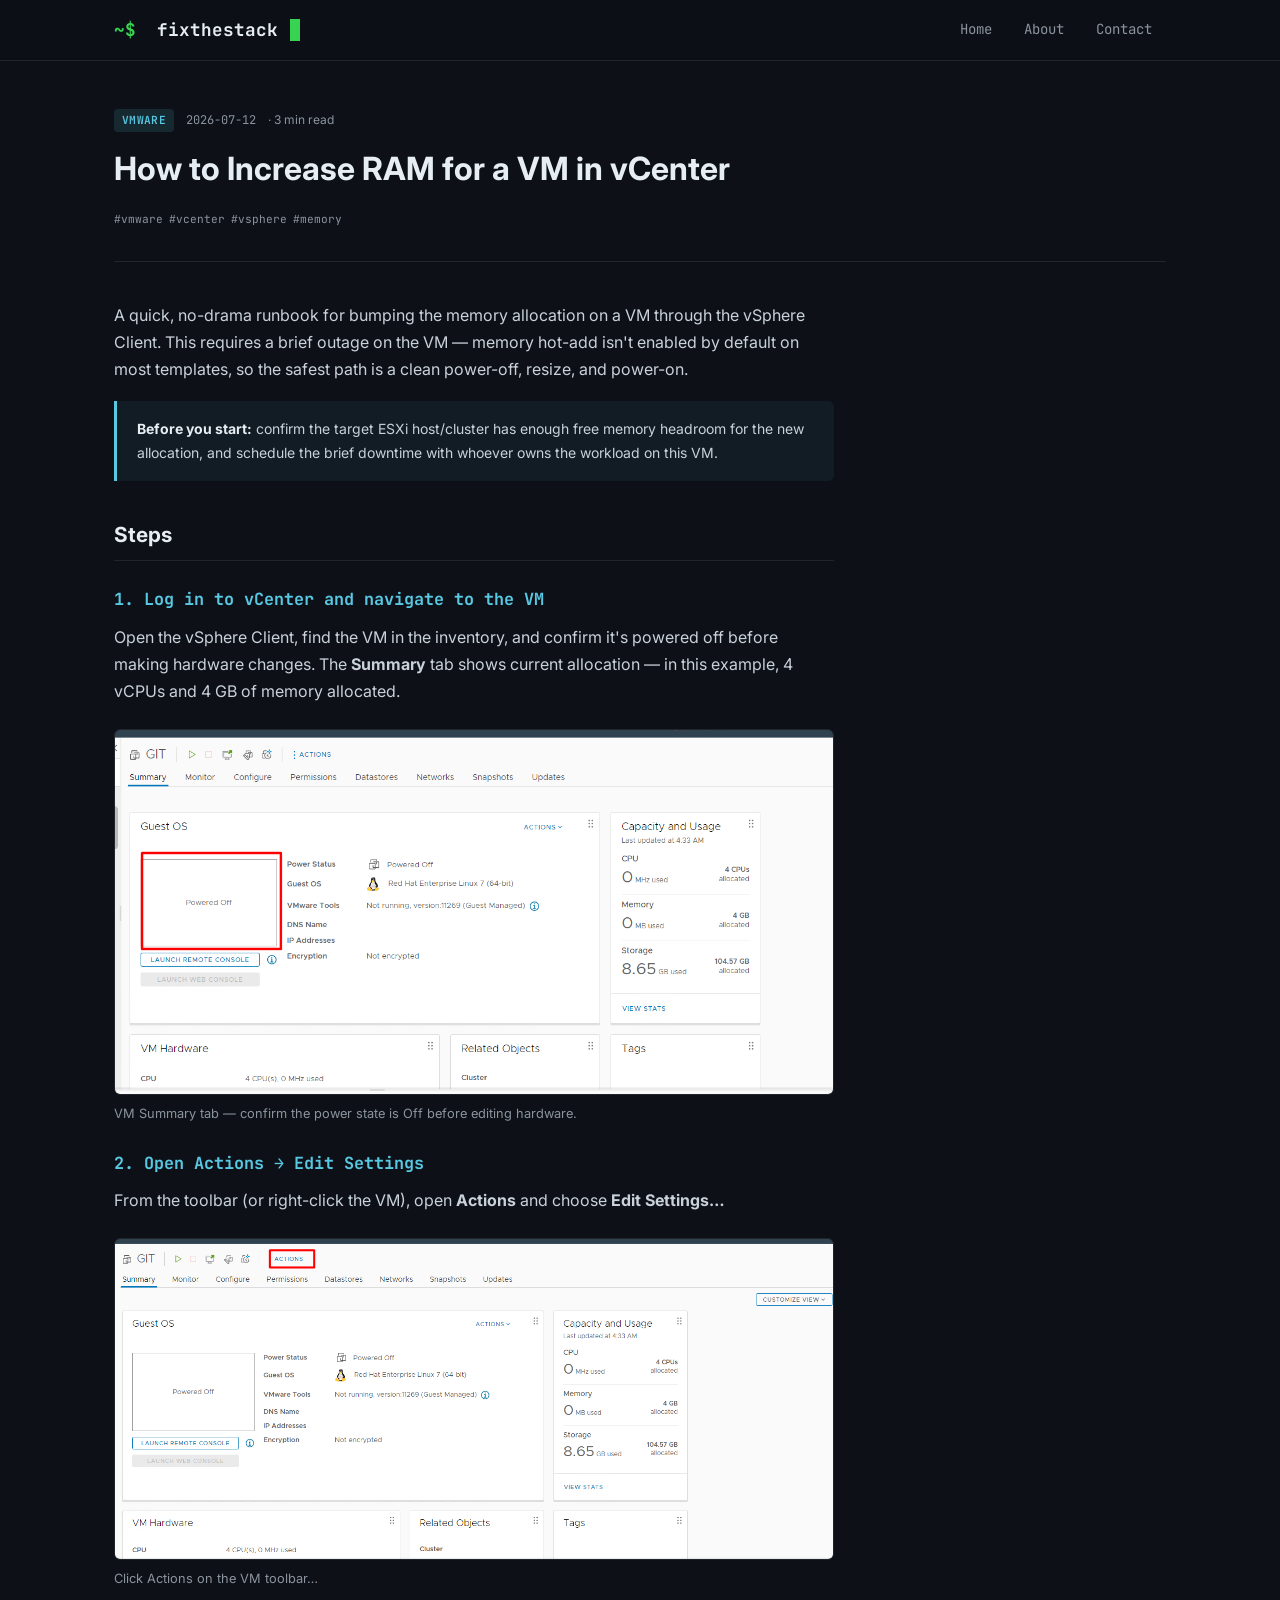
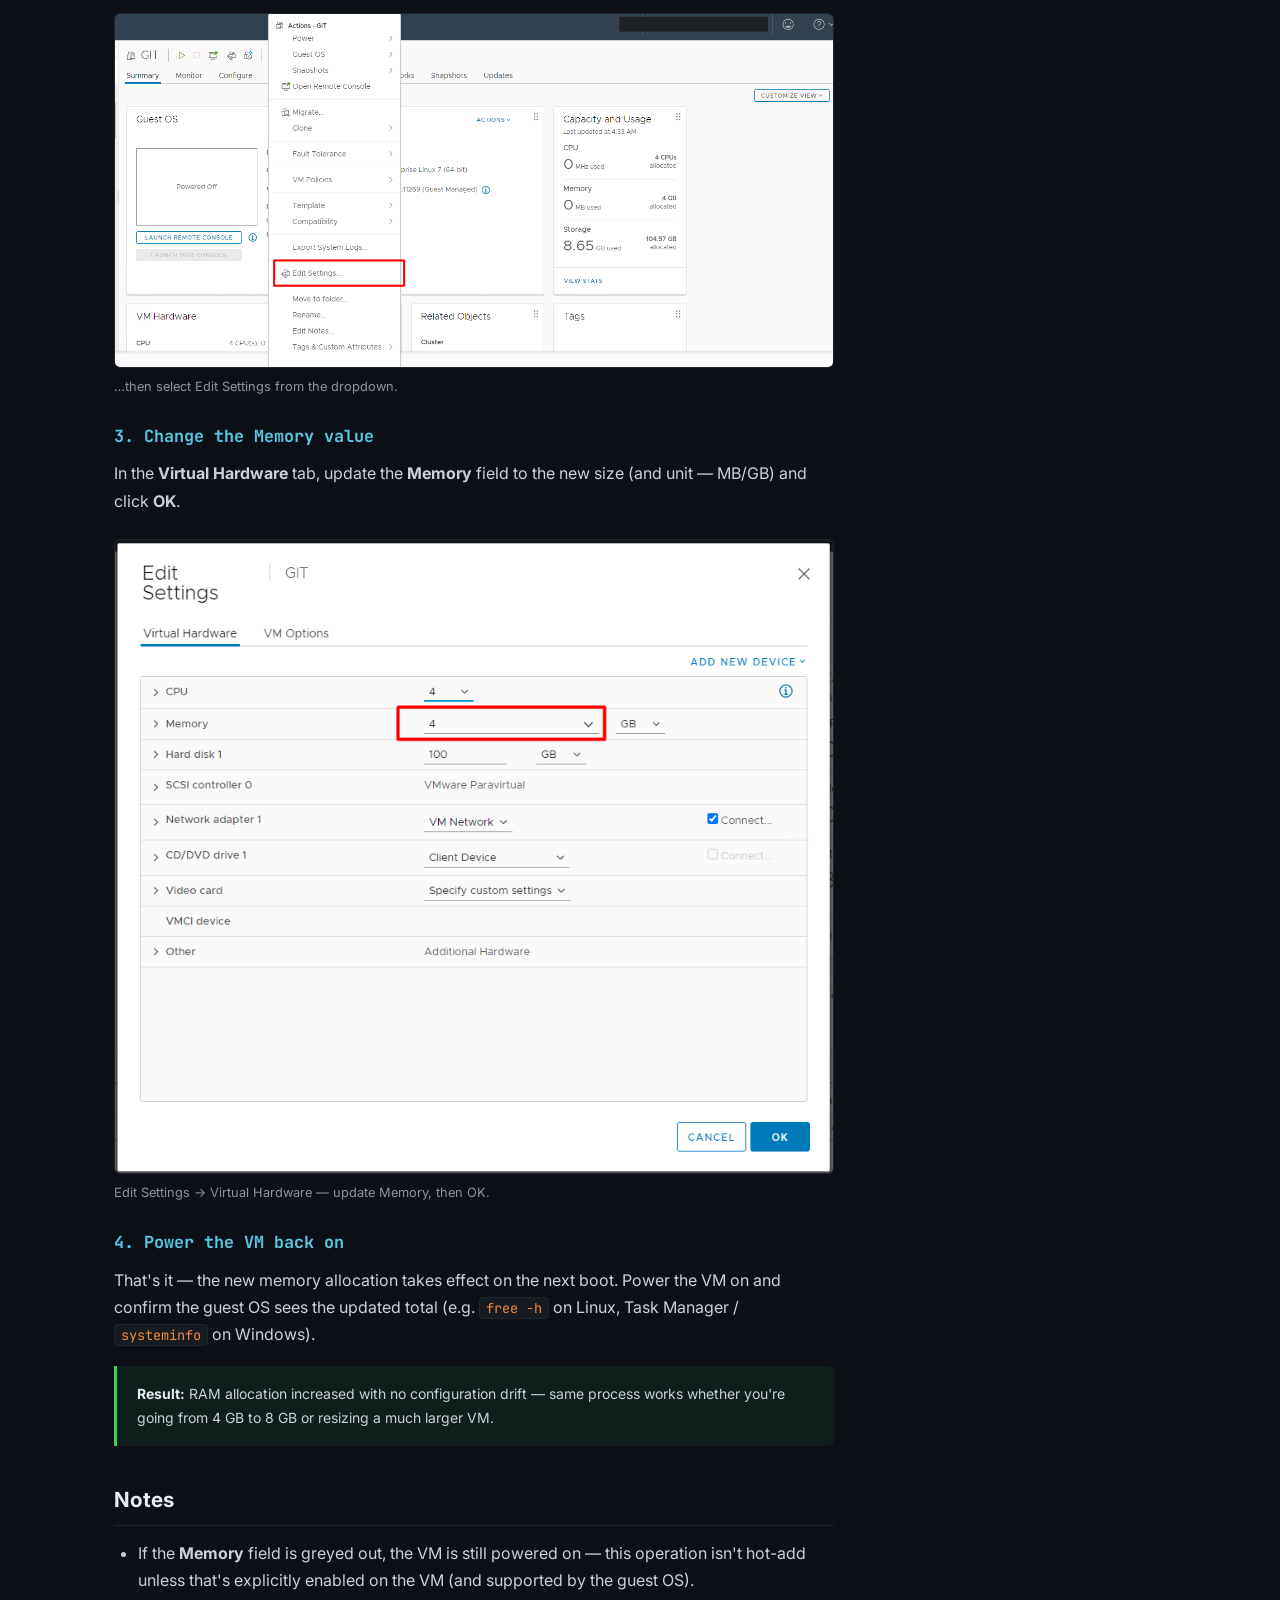
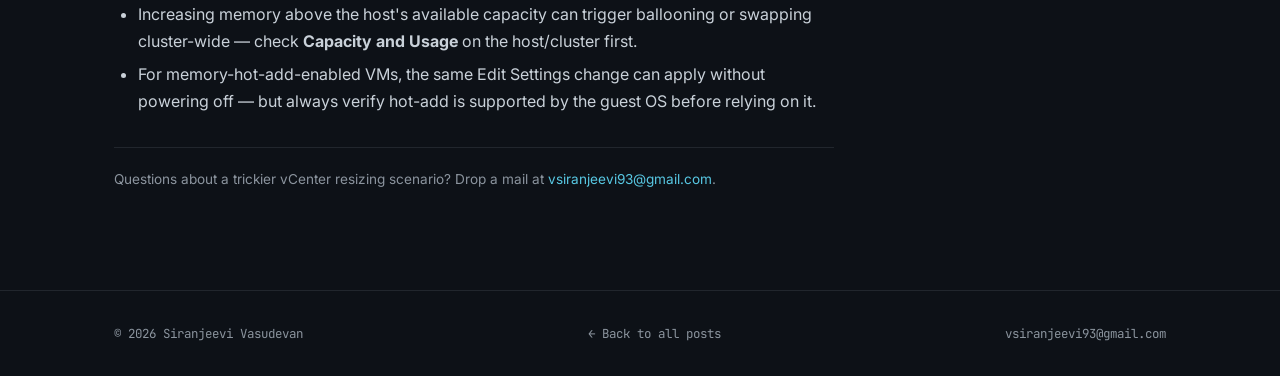
<file: posts/vcenter-increase-vm-ram.html>
<!DOCTYPE html>
<html lang="en">
<head>
  <meta charset="UTF-8" />
  <meta name="viewport" content="width=device-width, initial-scale=1.0" />
  <title>How to Increase RAM for a VM in vCenter · FixTheStack</title>
  <link rel="preconnect" href="https://fonts.googleapis.com">
  <link rel="preconnect" href="https://fonts.gstatic.com" crossorigin>
  <link href="https://fonts.googleapis.com/css2?family=Inter:wght@400;500;600;700&family=JetBrains+Mono:wght@400;500;700&display=swap" rel="stylesheet">
  <link rel="stylesheet" href="../css/style.css" />
</head>
<body>

<header class="topbar">
  <div class="container topbar-inner">
    <a href="../index.html" class="brand">
      <span class="brand-prompt">~$</span>&nbsp;fixthestack<span class="brand-cursor"></span>
    </a>
    <nav class="nav">
      <a href="../index.html">Home</a>
      <a href="../about.html">About</a>
      <a href="mailto:vsiranjeevi93@gmail.com">Contact</a>
    </nav>
  </div>
</header>

<div class="container">
  <div class="post-header">
    <div class="post-meta" style="margin-bottom: 16px;">
      <span class="post-tag tag-vmware">VMware</span>
      <span class="post-date">2026-07-12</span>
      <span class="post-read-time">· 3 min read</span>
    </div>
    <h1>How to Increase RAM for a VM in vCenter</h1>
    <div class="post-tags-list" style="margin-top: 14px;">
      <span class="post-tag-small">vmware</span>
      <span class="post-tag-small">vcenter</span>
      <span class="post-tag-small">vsphere</span>
      <span class="post-tag-small">memory</span>
    </div>
  </div>

  <div class="post-body">

    <p>
      A quick, no-drama runbook for bumping the memory allocation on a VM through the vSphere
      Client. This requires a brief outage on the VM — memory hot-add isn't enabled by default on
      most templates, so the safest path is a clean power-off, resize, and power-on.
    </p>

    <div class="callout info">
      <strong>Before you start:</strong> confirm the target ESXi host/cluster has enough free
      memory headroom for the new allocation, and schedule the brief downtime with whoever owns
      the workload on this VM.
    </div>

    <h2>Steps</h2>

    <h3>1. Log in to vCenter and navigate to the VM</h3>
    <p>
      Open the vSphere Client, find the VM in the inventory, and confirm it's powered off before
      making hardware changes. The <strong>Summary</strong> tab shows current allocation —
      in this example, 4 vCPUs and 4 GB of memory allocated.
    </p>
    <figure style="margin: 24px 0;">
      <img src="images/vcenter-increase-ram/01-vm-summary.png" alt="VM Summary tab in vCenter showing Powered Off status and current CPU/memory allocation" style="border: 1px solid var(--border-dim); border-radius: 6px;">
      <figcaption style="font-size: 0.8rem; color: var(--text-dim); margin-top: 8px;">VM Summary tab — confirm the power state is Off before editing hardware.</figcaption>
    </figure>

    <h3>2. Open Actions → Edit Settings</h3>
    <p>
      From the toolbar (or right-click the VM), open <strong>Actions</strong> and choose
      <strong>Edit Settings…</strong>
    </p>
    <figure style="margin: 24px 0;">
      <img src="images/vcenter-increase-ram/04-actions-menu.png" alt="Actions button highlighted on the VM toolbar in vCenter" style="border: 1px solid var(--border-dim); border-radius: 6px;">
      <figcaption style="font-size: 0.8rem; color: var(--text-dim); margin-top: 8px;">Click Actions on the VM toolbar…</figcaption>
    </figure>
    <figure style="margin: 24px 0;">
      <img src="images/vcenter-increase-ram/02-actions-edit-settings.png" alt="Actions dropdown menu with Edit Settings option highlighted" style="border: 1px solid var(--border-dim); border-radius: 6px;">
      <figcaption style="font-size: 0.8rem; color: var(--text-dim); margin-top: 8px;">…then select Edit Settings from the dropdown.</figcaption>
    </figure>

    <h3>3. Change the Memory value</h3>
    <p>
      In the <strong>Virtual Hardware</strong> tab, update the <strong>Memory</strong> field to the
      new size (and unit — MB/GB) and click <strong>OK</strong>.
    </p>
    <figure style="margin: 24px 0;">
      <img src="images/vcenter-increase-ram/03-edit-settings-memory.png" alt="Edit Settings dialog with the Memory field highlighted" style="border: 1px solid var(--border-dim); border-radius: 6px;">
      <figcaption style="font-size: 0.8rem; color: var(--text-dim); margin-top: 8px;">Edit Settings → Virtual Hardware — update Memory, then OK.</figcaption>
    </figure>

    <h3>4. Power the VM back on</h3>
    <p>
      That's it — the new memory allocation takes effect on the next boot. Power the VM on and
      confirm the guest OS sees the updated total (e.g. <code>free -h</code> on Linux,
      Task Manager / <code>systeminfo</code> on Windows).
    </p>

    <div class="callout success">
      <strong>Result:</strong> RAM allocation increased with no configuration drift — same process
      works whether you're going from 4 GB to 8 GB or resizing a much larger VM.
    </div>

    <h2>Notes</h2>
    <ul>
      <li>If the <strong>Memory</strong> field is greyed out, the VM is still powered on — this
        operation isn't hot-add unless that's explicitly enabled on the VM (and supported by the
        guest OS).</li>
      <li>Increasing memory above the host's available capacity can trigger ballooning or swapping
        cluster-wide — check <strong>Capacity and Usage</strong> on the host/cluster first.</li>
      <li>For memory-hot-add-enabled VMs, the same Edit Settings change can apply without powering
        off — but always verify hot-add is supported by the guest OS before relying on it.</li>
    </ul>

    <p style="margin-top: 32px; padding-top: 20px; border-top: 1px solid var(--border-dim); font-size: 0.85rem; color: var(--text-dim);">
      Questions about a trickier vCenter resizing scenario? Drop a mail at
      <a href="mailto:vsiranjeevi93@gmail.com">vsiranjeevi93@gmail.com</a>.
    </p>

  </div>
</div>

<div style="height: 80px;"></div>

<footer>
  <div class="container footer-inner">
    <span>© 2026 Siranjeevi Vasudevan</span>
    <a href="../index.html">← Back to all posts</a>
    <span><a href="mailto:vsiranjeevi93@gmail.com">vsiranjeevi93@gmail.com</a></span>
  </div>
</footer>

</body>
</html>
</file>
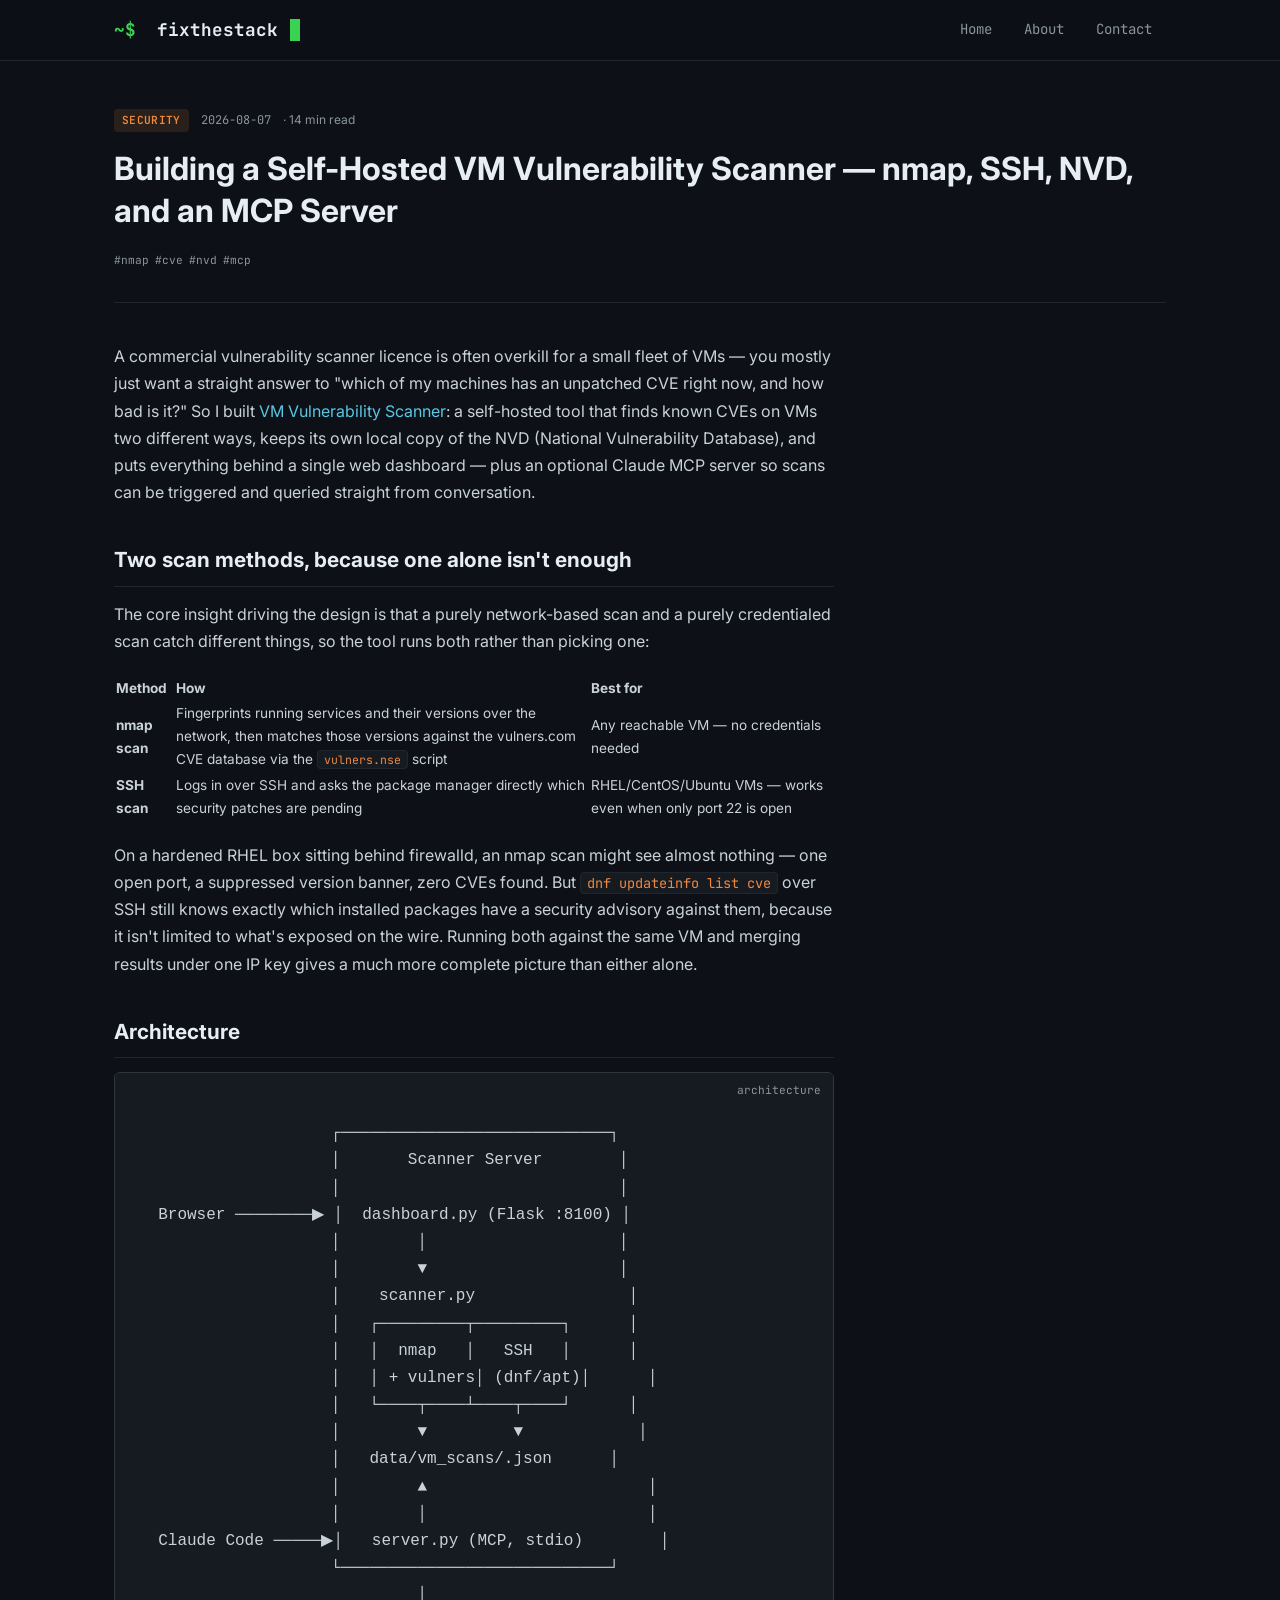
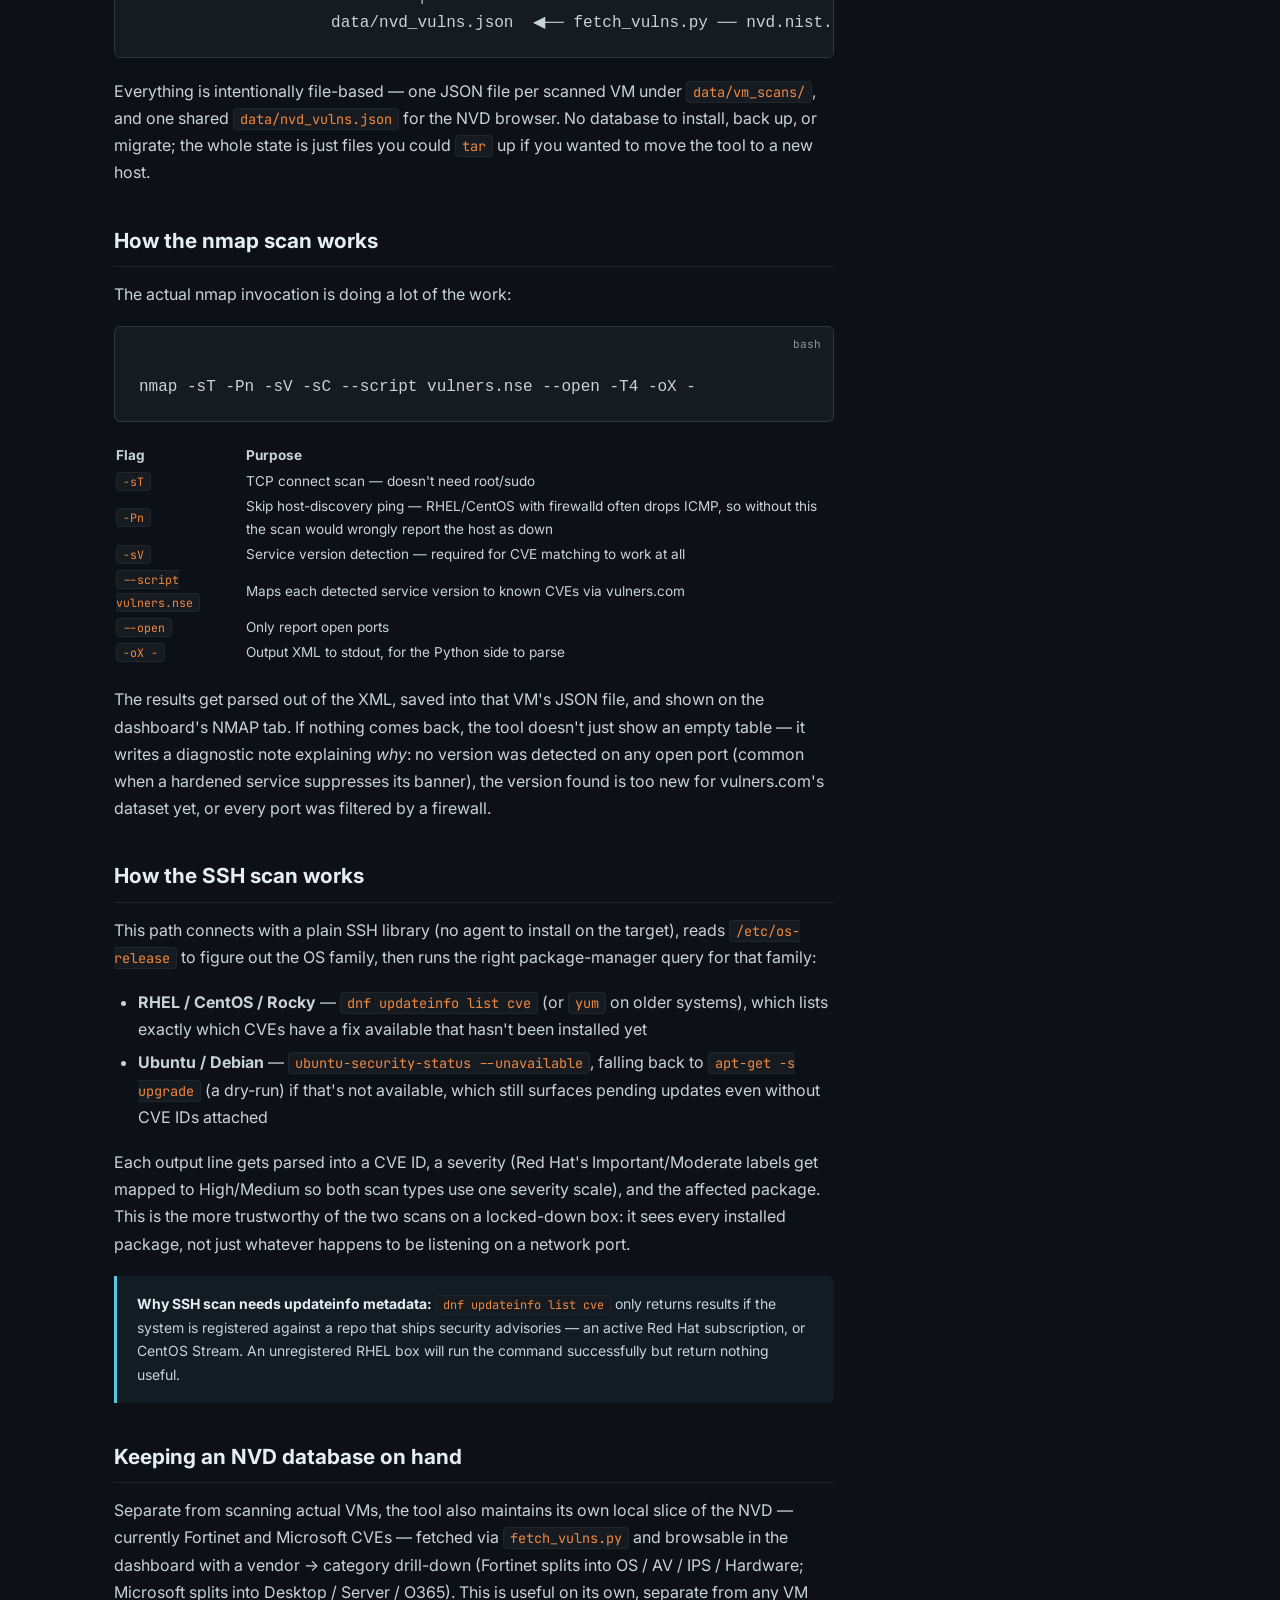
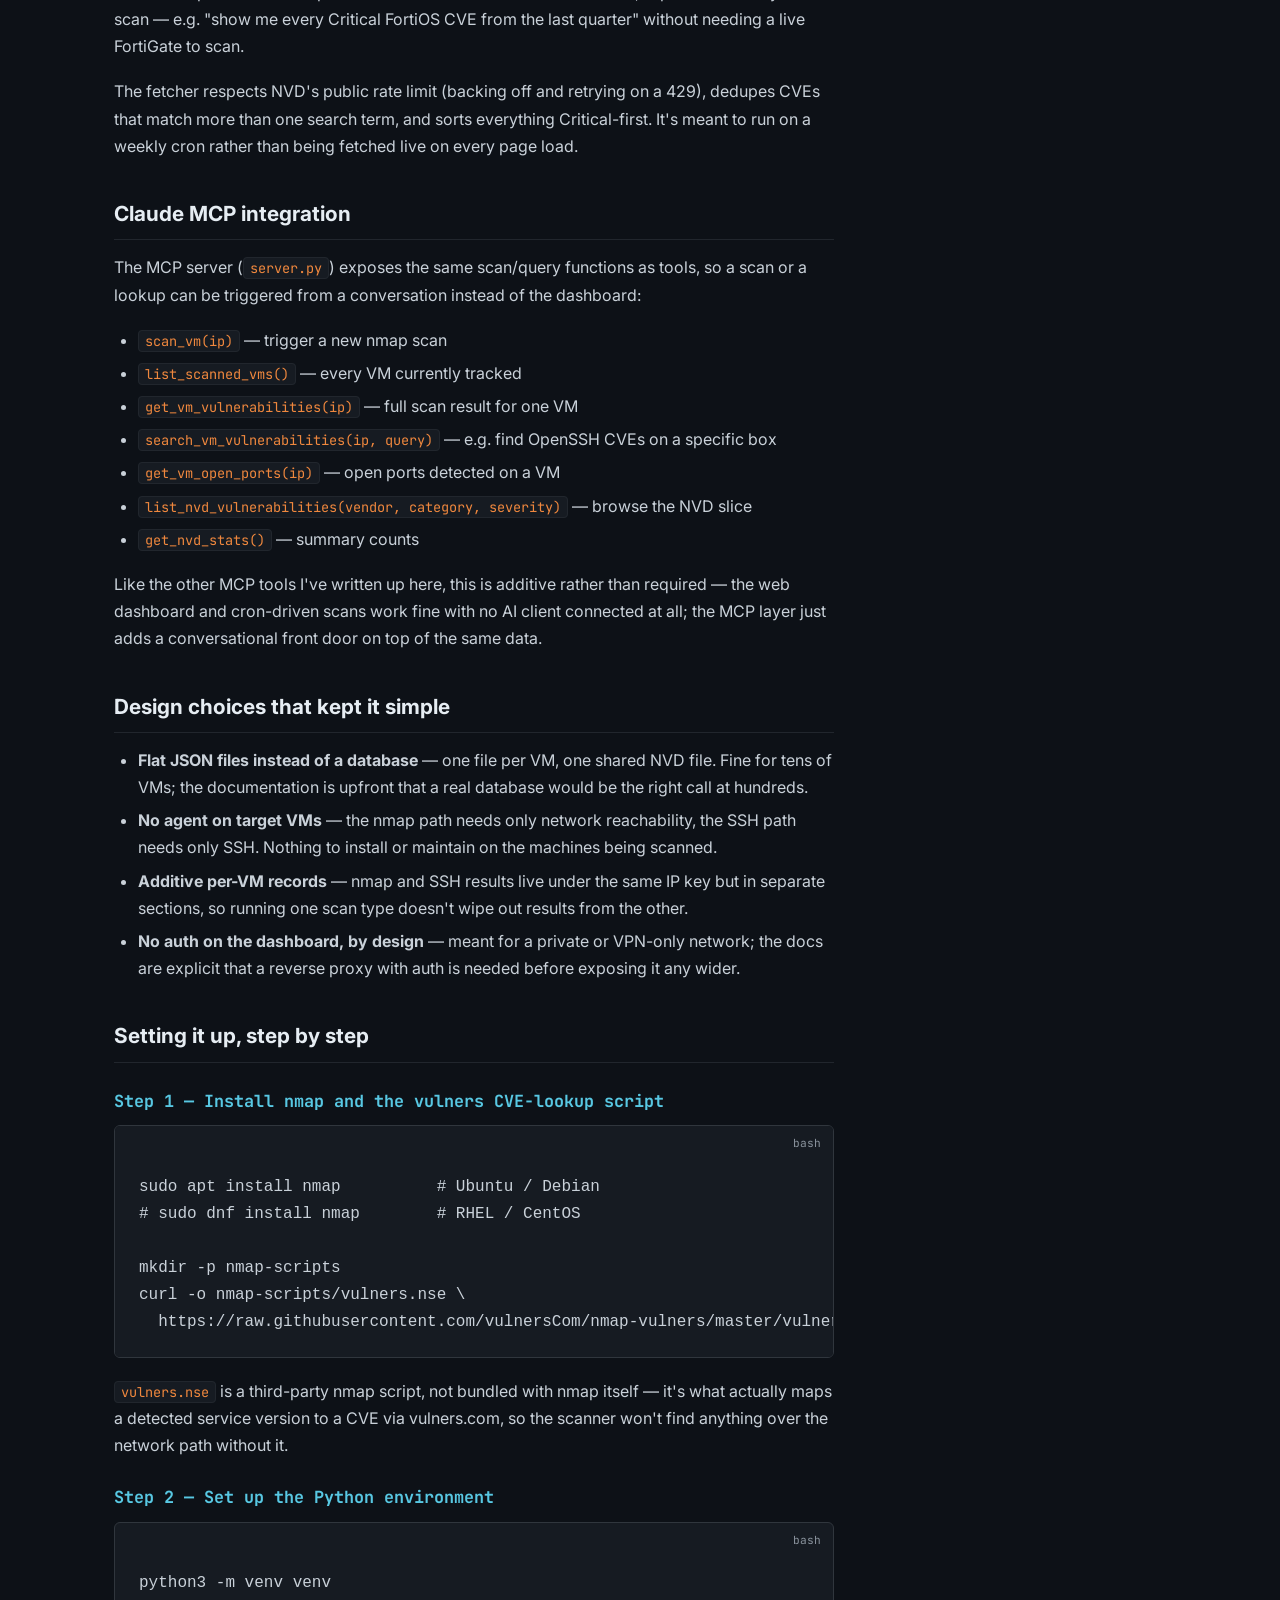
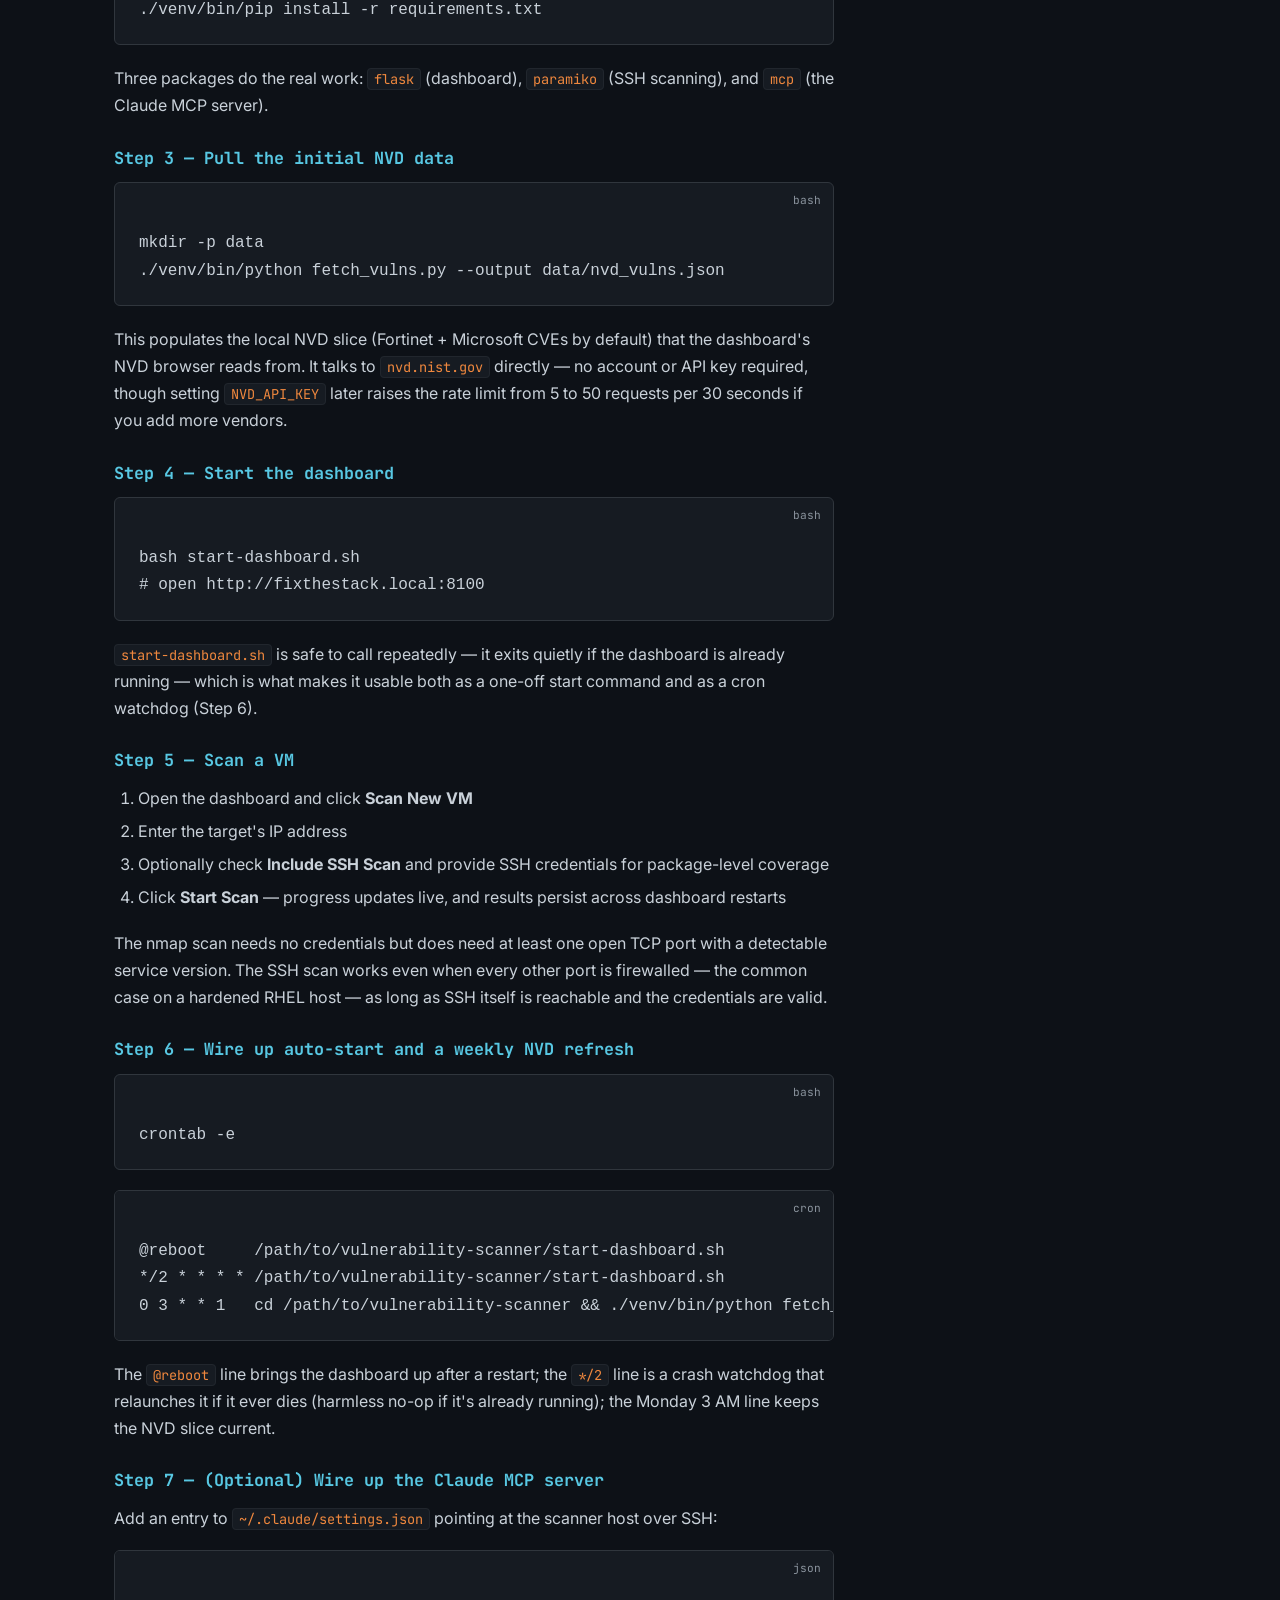
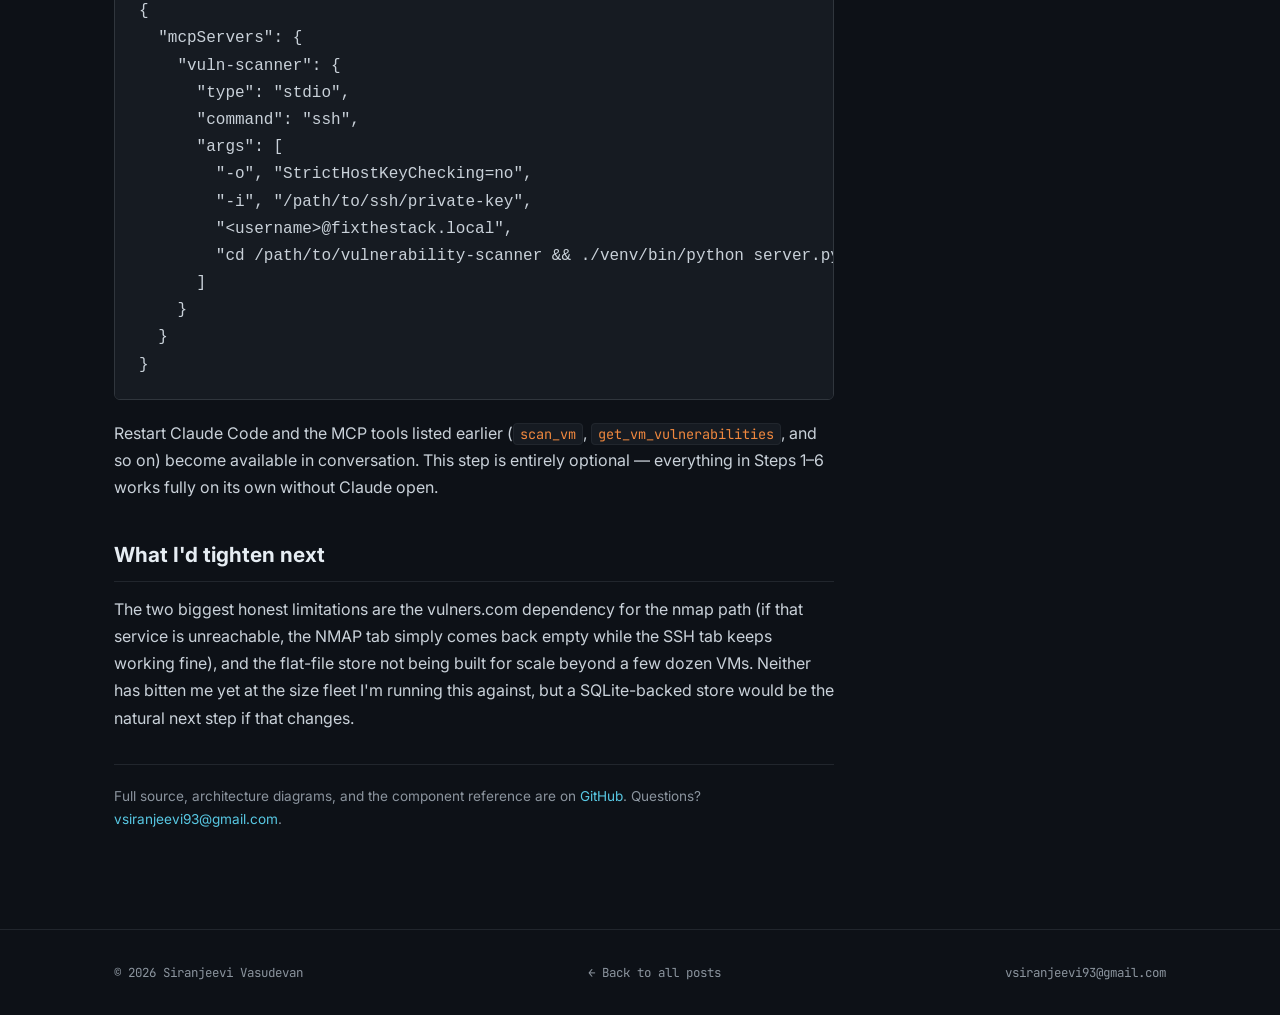
<file: posts/vm-vulnerability-scanner.html>
<!DOCTYPE html>
<html lang="en">
<head>
  <meta charset="UTF-8" />
  <meta name="viewport" content="width=device-width, initial-scale=1.0" />
  <title>Building a Self-Hosted VM Vulnerability Scanner — nmap, SSH, NVD, and an MCP Server · FixTheStack</title>
  <link rel="preconnect" href="https://fonts.googleapis.com">
  <link rel="preconnect" href="https://fonts.gstatic.com" crossorigin>
  <link href="https://fonts.googleapis.com/css2?family=Inter:wght@400;500;600;700&family=JetBrains+Mono:wght@400;500;700&display=swap" rel="stylesheet">
  <link rel="stylesheet" href="../css/style.css" />
</head>
<body>

<header class="topbar">
  <div class="container topbar-inner">
    <a href="../index.html" class="brand">
      <span class="brand-prompt">~$</span>&nbsp;fixthestack<span class="brand-cursor"></span>
    </a>
    <nav class="nav">
      <a href="../index.html">Home</a>
      <a href="../about.html">About</a>
      <a href="mailto:vsiranjeevi93@gmail.com">Contact</a>
    </nav>
  </div>
</header>

<div class="container">
  <div class="post-header">
    <div class="post-meta" style="margin-bottom: 16px;">
      <span class="post-tag tag-security">Security</span>
      <span class="post-date">2026-08-07</span>
      <span class="post-read-time">· 14 min read</span>
    </div>
    <h1>Building a Self-Hosted VM Vulnerability Scanner — nmap, SSH, NVD, and an MCP Server</h1>
    <div class="post-tags-list" style="margin-top: 14px;">
      <span class="post-tag-small">nmap</span>
      <span class="post-tag-small">cve</span>
      <span class="post-tag-small">nvd</span>
      <span class="post-tag-small">mcp</span>
    </div>
  </div>

  <div class="post-body">

    <p>
      A commercial vulnerability scanner licence is often overkill for a small fleet of VMs —
      you mostly just want a straight answer to "which of my machines has an unpatched CVE
      right now, and how bad is it?" So I built
      <a href="https://github.com/siranjeevi93/vulnerability-scanner" target="_blank" rel="noopener">VM Vulnerability Scanner</a>:
      a self-hosted tool that finds known CVEs on VMs two different ways, keeps its own local
      copy of the NVD (National Vulnerability Database), and puts everything behind a single
      web dashboard — plus an optional Claude MCP server so scans can be triggered and queried
      straight from conversation.
    </p>

    <h2>Two scan methods, because one alone isn't enough</h2>
    <p>
      The core insight driving the design is that a purely network-based scan and a purely
      credentialed scan catch different things, so the tool runs both rather than picking one:
    </p>
    <table style="width:100%; margin: 20px 0; font-size: 0.85rem;">
      <tr><th style="text-align:left;">Method</th><th style="text-align:left;">How</th><th style="text-align:left;">Best for</th></tr>
      <tr><td><strong>nmap scan</strong></td><td>Fingerprints running services and their versions over the network, then matches those versions against the vulners.com CVE database via the <code>vulners.nse</code> script</td><td>Any reachable VM — no credentials needed</td></tr>
      <tr><td><strong>SSH scan</strong></td><td>Logs in over SSH and asks the package manager directly which security patches are pending</td><td>RHEL/CentOS/Ubuntu VMs — works even when only port 22 is open</td></tr>
    </table>
    <p>
      On a hardened RHEL box sitting behind firewalld, an nmap scan might see almost nothing —
      one open port, a suppressed version banner, zero CVEs found. But <code>dnf updateinfo list
      cve</code> over SSH still knows exactly which installed packages have a security advisory
      against them, because it isn't limited to what's exposed on the wire. Running both against
      the same VM and merging results under one IP key gives a much more complete picture than
      either alone.
    </p>

    <h2>Architecture</h2>
    <pre><span class="pre-label">architecture</span>
                    ┌────────────────────────────┐
                    │       Scanner Server        │
                    │                             │
  Browser ────────▶ │  dashboard.py (Flask :8100) │
                    │        │                    │
                    │        ▼                    │
                    │    scanner.py                │
                    │   ┌─────────┬─────────┐      │
                    │   │  nmap   │   SSH   │      │
                    │   │ + vulners│ (dnf/apt)│      │
                    │   └────┬────┴────┬────┘      │
                    │        ▼         ▼            │
                    │   data/vm_scans/<ip>.json      │
                    │        ▲                       │
                    │        │                       │
  Claude Code ─────▶│   server.py (MCP, stdio)        │
                    └────────────────────────────┘
                             │
                    data/nvd_vulns.json  ◀── fetch_vulns.py ── nvd.nist.gov
</pre>
    <p>
      Everything is intentionally file-based — one JSON file per scanned VM under
      <code>data/vm_scans/</code>, and one shared <code>data/nvd_vulns.json</code> for the NVD
      browser. No database to install, back up, or migrate; the whole state is just files you
      could <code>tar</code> up if you wanted to move the tool to a new host.
    </p>

    <h2>How the nmap scan works</h2>
    <p>
      The actual nmap invocation is doing a lot of the work:
    </p>
    <pre><span class="pre-label">bash</span>
nmap -sT -Pn -sV -sC --script vulners.nse --open -T4 -oX -
</pre>
    <table style="width:100%; margin: 20px 0; font-size: 0.85rem;">
      <tr><th style="text-align:left;">Flag</th><th style="text-align:left;">Purpose</th></tr>
      <tr><td><code>-sT</code></td><td>TCP connect scan — doesn't need root/sudo</td></tr>
      <tr><td><code>-Pn</code></td><td>Skip host-discovery ping — RHEL/CentOS with firewalld often drops ICMP, so without this the scan would wrongly report the host as down</td></tr>
      <tr><td><code>-sV</code></td><td>Service version detection — required for CVE matching to work at all</td></tr>
      <tr><td><code>--script vulners.nse</code></td><td>Maps each detected service version to known CVEs via vulners.com</td></tr>
      <tr><td><code>--open</code></td><td>Only report open ports</td></tr>
      <tr><td><code>-oX -</code></td><td>Output XML to stdout, for the Python side to parse</td></tr>
    </table>
    <p>
      The results get parsed out of the XML, saved into that VM's JSON file, and shown on the
      dashboard's NMAP tab. If nothing comes back, the tool doesn't just show an empty table —
      it writes a diagnostic note explaining <em>why</em>: no version was detected on any open
      port (common when a hardened service suppresses its banner), the version found is too new
      for vulners.com's dataset yet, or every port was filtered by a firewall.
    </p>

    <h2>How the SSH scan works</h2>
    <p>
      This path connects with a plain SSH library (no agent to install on the target), reads
      <code>/etc/os-release</code> to figure out the OS family, then runs the right
      package-manager query for that family:
    </p>
    <ul>
      <li><strong>RHEL / CentOS / Rocky</strong> — <code>dnf updateinfo list cve</code> (or <code>yum</code> on older systems), which lists exactly which CVEs have a fix available that hasn't been installed yet</li>
      <li><strong>Ubuntu / Debian</strong> — <code>ubuntu-security-status --unavailable</code>, falling back to <code>apt-get -s upgrade</code> (a dry-run) if that's not available, which still surfaces pending updates even without CVE IDs attached</li>
    </ul>
    <p>
      Each output line gets parsed into a CVE ID, a severity (Red Hat's Important/Moderate labels
      get mapped to High/Medium so both scan types use one severity scale), and the affected
      package. This is the more trustworthy of the two scans on a locked-down box: it sees every
      installed package, not just whatever happens to be listening on a network port.
    </p>
    <div class="callout info">
      <strong>Why SSH scan needs updateinfo metadata:</strong> <code>dnf updateinfo list cve</code>
      only returns results if the system is registered against a repo that ships security
      advisories — an active Red Hat subscription, or CentOS Stream. An unregistered RHEL box
      will run the command successfully but return nothing useful.
    </div>

    <h2>Keeping an NVD database on hand</h2>
    <p>
      Separate from scanning actual VMs, the tool also maintains its own local slice of the NVD —
      currently Fortinet and Microsoft CVEs — fetched via <code>fetch_vulns.py</code> and browsable
      in the dashboard with a vendor → category drill-down (Fortinet splits into OS / AV / IPS /
      Hardware; Microsoft splits into Desktop / Server / O365). This is useful on its own, separate
      from any VM scan — e.g. "show me every Critical FortiOS CVE from the last quarter" without
      needing a live FortiGate to scan.
    </p>
    <p>
      The fetcher respects NVD's public rate limit (backing off and retrying on a 429), dedupes
      CVEs that match more than one search term, and sorts everything Critical-first. It's meant
      to run on a weekly cron rather than being fetched live on every page load.
    </p>

    <h2>Claude MCP integration</h2>
    <p>
      The MCP server (<code>server.py</code>) exposes the same scan/query functions as tools, so
      a scan or a lookup can be triggered from a conversation instead of the dashboard:
    </p>
    <ul>
      <li><code>scan_vm(ip)</code> — trigger a new nmap scan</li>
      <li><code>list_scanned_vms()</code> — every VM currently tracked</li>
      <li><code>get_vm_vulnerabilities(ip)</code> — full scan result for one VM</li>
      <li><code>search_vm_vulnerabilities(ip, query)</code> — e.g. find OpenSSH CVEs on a specific box</li>
      <li><code>get_vm_open_ports(ip)</code> — open ports detected on a VM</li>
      <li><code>list_nvd_vulnerabilities(vendor, category, severity)</code> — browse the NVD slice</li>
      <li><code>get_nvd_stats()</code> — summary counts</li>
    </ul>
    <p>
      Like the other MCP tools I've written up here, this is additive rather than required — the
      web dashboard and cron-driven scans work fine with no AI client connected at all; the MCP
      layer just adds a conversational front door on top of the same data.
    </p>

    <h2>Design choices that kept it simple</h2>
    <ul>
      <li><strong>Flat JSON files instead of a database</strong> — one file per VM, one shared NVD file. Fine for tens of VMs; the documentation is upfront that a real database would be the right call at hundreds.</li>
      <li><strong>No agent on target VMs</strong> — the nmap path needs only network reachability, the SSH path needs only SSH. Nothing to install or maintain on the machines being scanned.</li>
      <li><strong>Additive per-VM records</strong> — nmap and SSH results live under the same IP key but in separate sections, so running one scan type doesn't wipe out results from the other.</li>
      <li><strong>No auth on the dashboard, by design</strong> — meant for a private or VPN-only network; the docs are explicit that a reverse proxy with auth is needed before exposing it any wider.</li>
    </ul>

    <h2>Setting it up, step by step</h2>

    <h3>Step 1 — Install nmap and the vulners CVE-lookup script</h3>
    <pre><span class="pre-label">bash</span>
sudo apt install nmap          # Ubuntu / Debian
# sudo dnf install nmap        # RHEL / CentOS

mkdir -p nmap-scripts
curl -o nmap-scripts/vulners.nse \
  https://raw.githubusercontent.com/vulnersCom/nmap-vulners/master/vulners.nse
</pre>
    <p>
      <code>vulners.nse</code> is a third-party nmap script, not bundled with nmap itself — it's
      what actually maps a detected service version to a CVE via vulners.com, so the scanner
      won't find anything over the network path without it.
    </p>

    <h3>Step 2 — Set up the Python environment</h3>
    <pre><span class="pre-label">bash</span>
python3 -m venv venv
./venv/bin/pip install -r requirements.txt
</pre>
    <p>Three packages do the real work: <code>flask</code> (dashboard), <code>paramiko</code> (SSH scanning), and <code>mcp</code> (the Claude MCP server).</p>

    <h3>Step 3 — Pull the initial NVD data</h3>
    <pre><span class="pre-label">bash</span>
mkdir -p data
./venv/bin/python fetch_vulns.py --output data/nvd_vulns.json
</pre>
    <p>
      This populates the local NVD slice (Fortinet + Microsoft CVEs by default) that the
      dashboard's NVD browser reads from. It talks to <code>nvd.nist.gov</code> directly — no
      account or API key required, though setting <code>NVD_API_KEY</code> later raises the rate
      limit from 5 to 50 requests per 30 seconds if you add more vendors.
    </p>

    <h3>Step 4 — Start the dashboard</h3>
    <pre><span class="pre-label">bash</span>
bash start-dashboard.sh
# open http://fixthestack.local:8100
</pre>
    <p>
      <code>start-dashboard.sh</code> is safe to call repeatedly — it exits quietly if the
      dashboard is already running — which is what makes it usable both as a one-off start
      command and as a cron watchdog (Step 6).
    </p>

    <h3>Step 5 — Scan a VM</h3>
    <ol>
      <li>Open the dashboard and click <strong>Scan New VM</strong></li>
      <li>Enter the target's IP address</li>
      <li>Optionally check <strong>Include SSH Scan</strong> and provide SSH credentials for package-level coverage</li>
      <li>Click <strong>Start Scan</strong> — progress updates live, and results persist across dashboard restarts</li>
    </ol>
    <p>
      The nmap scan needs no credentials but does need at least one open TCP port with a
      detectable service version. The SSH scan works even when every other port is firewalled —
      the common case on a hardened RHEL host — as long as SSH itself is reachable and the
      credentials are valid.
    </p>

    <h3>Step 6 — Wire up auto-start and a weekly NVD refresh</h3>
    <pre><span class="pre-label">bash</span>
crontab -e
</pre>
    <pre><span class="pre-label">cron</span>
@reboot     /path/to/vulnerability-scanner/start-dashboard.sh
*/2 * * * * /path/to/vulnerability-scanner/start-dashboard.sh
0 3 * * 1   cd /path/to/vulnerability-scanner && ./venv/bin/python fetch_vulns.py --output data/nvd_vulns.json
</pre>
    <p>
      The <code>@reboot</code> line brings the dashboard up after a restart; the <code>*/2</code>
      line is a crash watchdog that relaunches it if it ever dies (harmless no-op if it's already
      running); the Monday 3 AM line keeps the NVD slice current.
    </p>

    <h3>Step 7 — (Optional) Wire up the Claude MCP server</h3>
    <p>Add an entry to <code>~/.claude/settings.json</code> pointing at the scanner host over SSH:</p>
    <pre><span class="pre-label">json</span>
{
  "mcpServers": {
    "vuln-scanner": {
      "type": "stdio",
      "command": "ssh",
      "args": [
        "-o", "StrictHostKeyChecking=no",
        "-i", "/path/to/ssh/private-key",
        "&lt;username&gt;@fixthestack.local",
        "cd /path/to/vulnerability-scanner && ./venv/bin/python server.py"
      ]
    }
  }
}
</pre>
    <p>
      Restart Claude Code and the MCP tools listed earlier (<code>scan_vm</code>,
      <code>get_vm_vulnerabilities</code>, and so on) become available in conversation. This step
      is entirely optional — everything in Steps 1–6 works fully on its own without Claude open.
    </p>

    <h2>What I'd tighten next</h2>
    <p>
      The two biggest honest limitations are the vulners.com dependency for the nmap path (if
      that service is unreachable, the NMAP tab simply comes back empty while the SSH tab keeps
      working fine), and the flat-file store not being built for scale beyond a few dozen VMs.
      Neither has bitten me yet at the size fleet I'm running this against, but a SQLite-backed
      store would be the natural next step if that changes.
    </p>

    <p style="margin-top: 32px; padding-top: 20px; border-top: 1px solid var(--border-dim); font-size: 0.85rem; color: var(--text-dim);">
      Full source, architecture diagrams, and the component reference are on
      <a href="https://github.com/siranjeevi93/vulnerability-scanner" target="_blank" rel="noopener">GitHub</a>.
      Questions? <a href="mailto:vsiranjeevi93@gmail.com">vsiranjeevi93@gmail.com</a>.
    </p>

  </div>
</div>

<div style="height: 80px;"></div>

<footer>
  <div class="container footer-inner">
    <span>© 2026 Siranjeevi Vasudevan</span>
    <a href="../index.html">← Back to all posts</a>
    <span><a href="mailto:vsiranjeevi93@gmail.com">vsiranjeevi93@gmail.com</a></span>
  </div>
</footer>

</body>
</html>
</file>
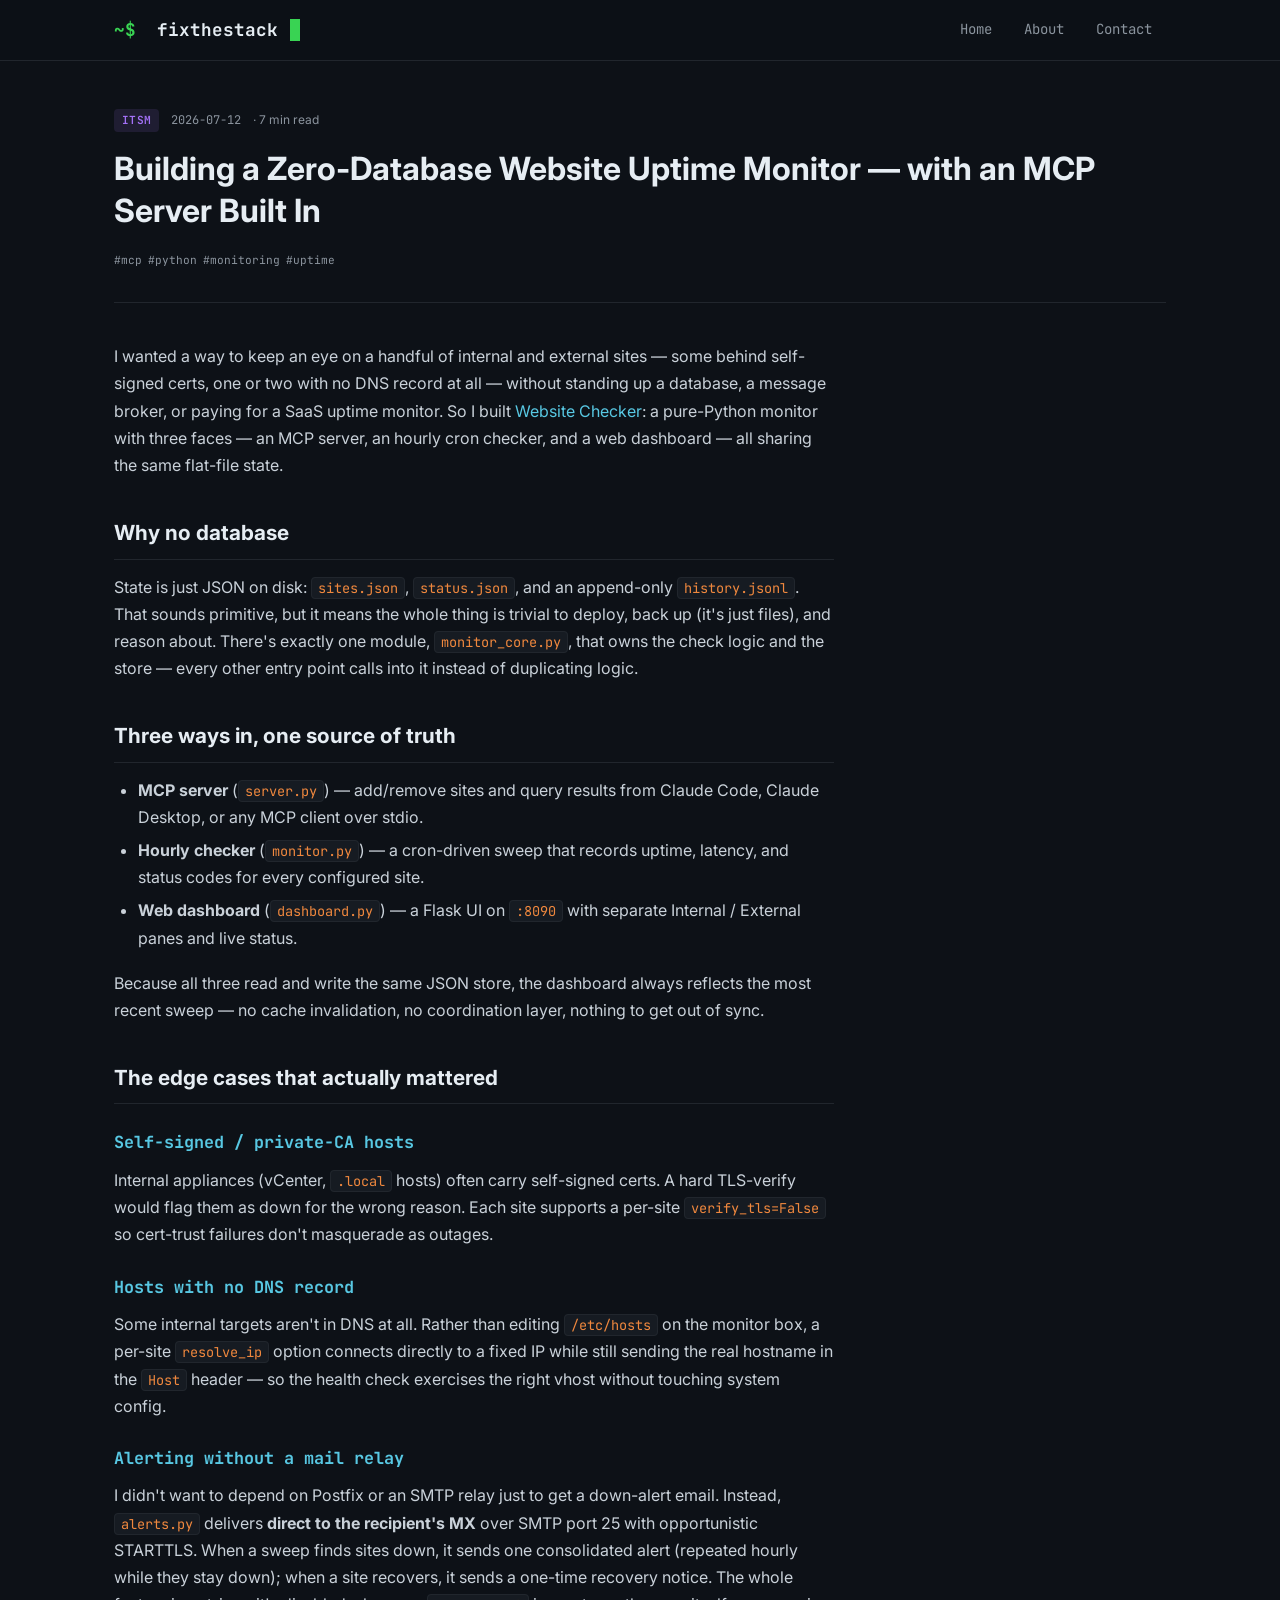
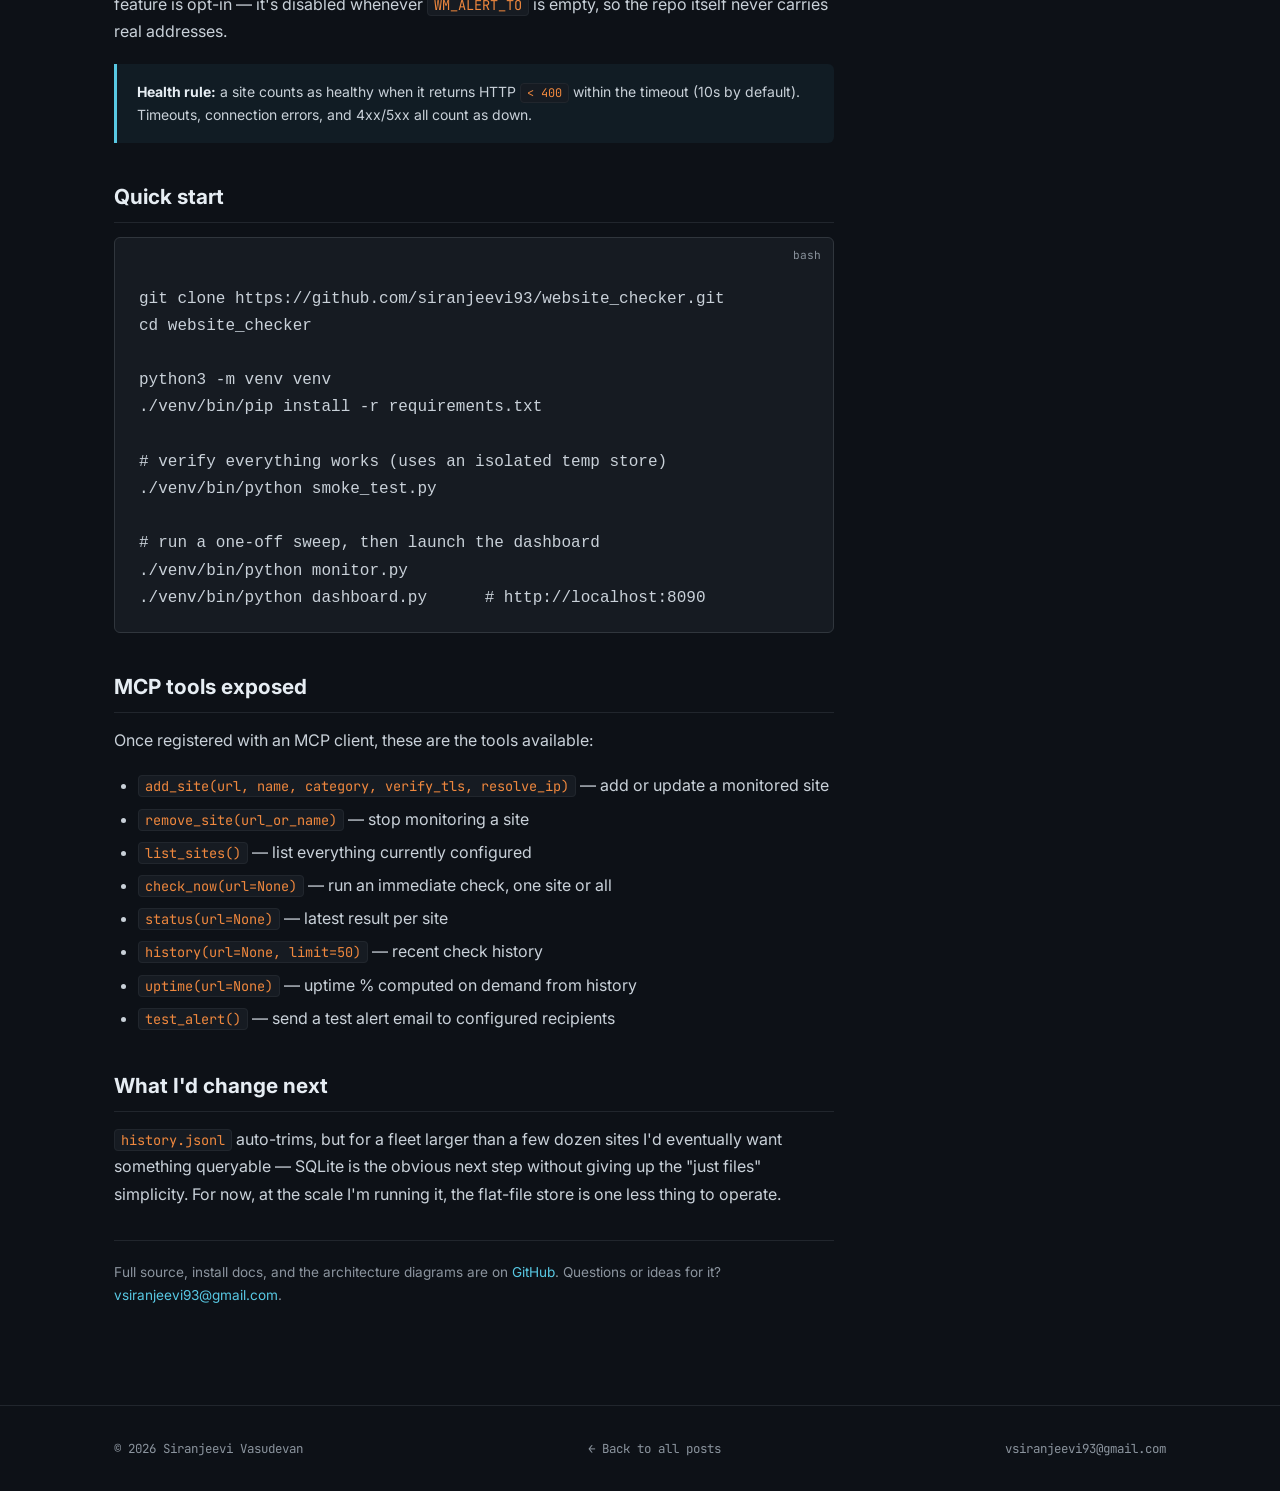
<file: posts/website-checker-mcp-uptime-monitor.html>
<!DOCTYPE html>
<html lang="en">
<head>
  <meta charset="UTF-8" />
  <meta name="viewport" content="width=device-width, initial-scale=1.0" />
  <title>Building a Zero-Database Website Uptime Monitor — with an MCP Server Built In · FixTheStack</title>
  <link rel="preconnect" href="https://fonts.googleapis.com">
  <link rel="preconnect" href="https://fonts.gstatic.com" crossorigin>
  <link href="https://fonts.googleapis.com/css2?family=Inter:wght@400;500;600;700&family=JetBrains+Mono:wght@400;500;700&display=swap" rel="stylesheet">
  <link rel="stylesheet" href="../css/style.css" />
</head>
<body>

<header class="topbar">
  <div class="container topbar-inner">
    <a href="../index.html" class="brand">
      <span class="brand-prompt">~$</span>&nbsp;fixthestack<span class="brand-cursor"></span>
    </a>
    <nav class="nav">
      <a href="../index.html">Home</a>
      <a href="../about.html">About</a>
      <a href="mailto:vsiranjeevi93@gmail.com">Contact</a>
    </nav>
  </div>
</header>

<div class="container">
  <div class="post-header">
    <div class="post-meta" style="margin-bottom: 16px;">
      <span class="post-tag tag-itsm">ITSM</span>
      <span class="post-date">2026-07-12</span>
      <span class="post-read-time">· 7 min read</span>
    </div>
    <h1>Building a Zero-Database Website Uptime Monitor — with an MCP Server Built In</h1>
    <div class="post-tags-list" style="margin-top: 14px;">
      <span class="post-tag-small">mcp</span>
      <span class="post-tag-small">python</span>
      <span class="post-tag-small">monitoring</span>
      <span class="post-tag-small">uptime</span>
    </div>
  </div>

  <div class="post-body">

    <p>
      I wanted a way to keep an eye on a handful of internal and external sites — some behind
      self-signed certs, one or two with no DNS record at all — without standing up a database,
      a message broker, or paying for a SaaS uptime monitor. So I built
      <a href="https://github.com/siranjeevi93/website_checker" target="_blank" rel="noopener">Website Checker</a>:
      a pure-Python monitor with three faces — an MCP server, an hourly cron checker, and a web dashboard —
      all sharing the same flat-file state.
    </p>

    <h2>Why no database</h2>
    <p>
      State is just JSON on disk: <code>sites.json</code>, <code>status.json</code>, and an
      append-only <code>history.jsonl</code>. That sounds primitive, but it means the whole thing is
      trivial to deploy, back up (it's just files), and reason about. There's exactly one module,
      <code>monitor_core.py</code>, that owns the check logic and the store — every other entry point
      calls into it instead of duplicating logic.
    </p>

    <h2>Three ways in, one source of truth</h2>
    <ul>
      <li><strong>MCP server</strong> (<code>server.py</code>) — add/remove sites and query results
        from Claude Code, Claude Desktop, or any MCP client over stdio.</li>
      <li><strong>Hourly checker</strong> (<code>monitor.py</code>) — a cron-driven sweep that
        records uptime, latency, and status codes for every configured site.</li>
      <li><strong>Web dashboard</strong> (<code>dashboard.py</code>) — a Flask UI on
        <code>:8090</code> with separate Internal / External panes and live status.</li>
    </ul>
    <p>
      Because all three read and write the same JSON store, the dashboard always reflects the most
      recent sweep — no cache invalidation, no coordination layer, nothing to get out of sync.
    </p>

    <h2>The edge cases that actually mattered</h2>

    <h3>Self-signed / private-CA hosts</h3>
    <p>
      Internal appliances (vCenter, <code>.local</code> hosts) often carry self-signed certs.
      A hard TLS-verify would flag them as down for the wrong reason. Each site supports a
      per-site <code>verify_tls=False</code> so cert-trust failures don't masquerade as outages.
    </p>

    <h3>Hosts with no DNS record</h3>
    <p>
      Some internal targets aren't in DNS at all. Rather than editing <code>/etc/hosts</code> on the
      monitor box, a per-site <code>resolve_ip</code> option connects directly to a fixed IP while still
      sending the real hostname in the <code>Host</code> header — so the health check exercises the
      right vhost without touching system config.
    </p>

    <h3>Alerting without a mail relay</h3>
    <p>
      I didn't want to depend on Postfix or an SMTP relay just to get a down-alert email. Instead,
      <code>alerts.py</code> delivers <strong>direct to the recipient's MX</strong> over SMTP port 25
      with opportunistic STARTTLS. When a sweep finds sites down, it sends one consolidated alert
      (repeated hourly while they stay down); when a site recovers, it sends a one-time recovery
      notice. The whole feature is opt-in — it's disabled whenever <code>WM_ALERT_TO</code> is empty,
      so the repo itself never carries real addresses.
    </p>

    <div class="callout info">
      <strong>Health rule:</strong> a site counts as healthy when it returns HTTP <code>&lt; 400</code>
      within the timeout (10s by default). Timeouts, connection errors, and 4xx/5xx all count as down.
    </div>

    <h2>Quick start</h2>
    <pre><span class="pre-label">bash</span>
git clone https://github.com/siranjeevi93/website_checker.git
cd website_checker

python3 -m venv venv
./venv/bin/pip install -r requirements.txt

# verify everything works (uses an isolated temp store)
./venv/bin/python smoke_test.py

# run a one-off sweep, then launch the dashboard
./venv/bin/python monitor.py
./venv/bin/python dashboard.py      # http://localhost:8090
</pre>

    <h2>MCP tools exposed</h2>
    <p>Once registered with an MCP client, these are the tools available:</p>
    <ul>
      <li><code>add_site(url, name, category, verify_tls, resolve_ip)</code> — add or update a monitored site</li>
      <li><code>remove_site(url_or_name)</code> — stop monitoring a site</li>
      <li><code>list_sites()</code> — list everything currently configured</li>
      <li><code>check_now(url=None)</code> — run an immediate check, one site or all</li>
      <li><code>status(url=None)</code> — latest result per site</li>
      <li><code>history(url=None, limit=50)</code> — recent check history</li>
      <li><code>uptime(url=None)</code> — uptime % computed on demand from history</li>
      <li><code>test_alert()</code> — send a test alert email to configured recipients</li>
    </ul>

    <h2>What I'd change next</h2>
    <p>
      <code>history.jsonl</code> auto-trims, but for a fleet larger than a few dozen sites I'd
      eventually want something queryable — SQLite is the obvious next step without giving up the
      "just files" simplicity. For now, at the scale I'm running it, the flat-file store is one less
      thing to operate.
    </p>

    <p style="margin-top: 32px; padding-top: 20px; border-top: 1px solid var(--border-dim); font-size: 0.85rem; color: var(--text-dim);">
      Full source, install docs, and the architecture diagrams are on
      <a href="https://github.com/siranjeevi93/website_checker" target="_blank" rel="noopener">GitHub</a>.
      Questions or ideas for it? <a href="mailto:vsiranjeevi93@gmail.com">vsiranjeevi93@gmail.com</a>.
    </p>

  </div>
</div>

<div style="height: 80px;"></div>

<footer>
  <div class="container footer-inner">
    <span>© 2026 Siranjeevi Vasudevan</span>
    <a href="../index.html">← Back to all posts</a>
    <span><a href="mailto:vsiranjeevi93@gmail.com">vsiranjeevi93@gmail.com</a></span>
  </div>
</footer>

</body>
</html>
</file>
<file: css/style.css>
/* ===== TOKENS ===== */
:root {
  --bg:         #0d1117;
  --bg-card:    #161b22;
  --bg-hover:   #1c2430;
  --border:     #30363d;
  --border-dim: #21262d;
  --green:      #39d353;
  --cyan:       #58c8e3;
  --orange:     #f0883e;
  --purple:     #a371f7;
  --text:       #c9d1d9;
  --text-dim:   #8b949e;
  --text-head:  #e6edf3;
  --font-mono:  'JetBrains Mono', 'Fira Code', 'Cascadia Code', 'Courier New', monospace;
  --font-body:  'Inter', 'Segoe UI', system-ui, sans-serif;
  --radius:     6px;
  --radius-lg:  12px;
}

/* ===== RESET ===== */
*, *::before, *::after { box-sizing: border-box; margin: 0; padding: 0; }
html { scroll-behavior: smooth; }
body {
  background: var(--bg);
  color: var(--text);
  font-family: var(--font-body);
  font-size: 16px;
  line-height: 1.7;
  min-height: 100vh;
}
a { color: var(--cyan); text-decoration: none; }
a:hover { color: var(--green); }
img { max-width: 100%; display: block; }

/* ===== SCROLLBAR ===== */
::-webkit-scrollbar { width: 6px; }
::-webkit-scrollbar-track { background: var(--bg); }
::-webkit-scrollbar-thumb { background: var(--border); border-radius: 3px; }

/* ===== LAYOUT ===== */
.container {
  max-width: 1100px;
  margin: 0 auto;
  padding: 0 24px;
}
.page-wrapper {
  display: grid;
  grid-template-columns: 1fr 300px;
  gap: 40px;
  padding: 40px 0 80px;
}
@media (max-width: 860px) {
  .page-wrapper { grid-template-columns: 1fr; }
  .sidebar { order: -1; }
}

/* ===== TOPBAR ===== */
.topbar {
  border-bottom: 1px solid var(--border-dim);
  background: rgba(13,17,23,0.95);
  backdrop-filter: blur(8px);
  position: sticky;
  top: 0;
  z-index: 100;
}
.topbar-inner {
  display: flex;
  align-items: center;
  justify-content: space-between;
  height: 60px;
  gap: 24px;
}
.brand {
  display: flex;
  align-items: center;
  gap: 10px;
  font-family: var(--font-mono);
  font-size: 1.1rem;
  font-weight: 700;
  color: var(--text-head);
  white-space: nowrap;
}
.brand-prompt { color: var(--green); }
.brand-cursor {
  display: inline-block;
  width: 10px;
  height: 1.2em;
  background: var(--green);
  vertical-align: middle;
  animation: blink 1.1s step-end infinite;
  margin-left: 2px;
}
@keyframes blink { 50% { opacity: 0; } }

.nav { display: flex; align-items: center; gap: 4px; }
.nav a {
  font-size: 0.875rem;
  font-family: var(--font-mono);
  color: var(--text-dim);
  padding: 6px 14px;
  border-radius: var(--radius);
  transition: color .15s, background .15s;
}
.nav a:hover, .nav a.active {
  color: var(--green);
  background: rgba(57,211,83,.08);
}

/* ===== HERO ===== */
.hero {
  padding: 60px 0 48px;
  border-bottom: 1px solid var(--border-dim);
}
.hero-shell {
  background: var(--bg-card);
  border: 1px solid var(--border);
  border-radius: var(--radius-lg);
  padding: 32px 36px;
  font-family: var(--font-mono);
  font-size: 0.9rem;
  line-height: 1.9;
  position: relative;
  overflow: hidden;
}
.hero-shell::before {
  content: '';
  position: absolute;
  inset: 0;
  background: radial-gradient(ellipse at 80% 20%, rgba(57,211,83,.05) 0%, transparent 60%);
  pointer-events: none;
}
.shell-bar {
  display: flex;
  align-items: center;
  gap: 8px;
  margin-bottom: 24px;
}
.shell-dot {
  width: 12px; height: 12px;
  border-radius: 50%;
}
.shell-dot:nth-child(1) { background: #ff5f56; }
.shell-dot:nth-child(2) { background: #ffbd2e; }
.shell-dot:nth-child(3) { background: #27c93f; }
.shell-title {
  font-size: 0.75rem;
  color: var(--text-dim);
  margin-left: auto;
}
.shell-line { margin-bottom: 4px; }
.sh-prompt { color: var(--green); }
.sh-cmd { color: var(--text-head); }
.sh-key { color: var(--cyan); }
.sh-val { color: var(--orange); }
.sh-comment { color: var(--text-dim); }
.sh-success { color: var(--green); }
.hero-tagline {
  font-size: 1.05rem;
  color: var(--text);
  margin-top: 20px;
  font-family: var(--font-body);
  line-height: 1.6;
}
.hero-tagline strong { color: var(--text-head); }

/* ===== STATS BAR ===== */
.stats-bar {
  display: flex;
  gap: 32px;
  padding: 20px 0;
  border-bottom: 1px solid var(--border-dim);
  flex-wrap: wrap;
}
.stat { display: flex; flex-direction: column; }
.stat-num {
  font-family: var(--font-mono);
  font-size: 1.5rem;
  font-weight: 700;
  color: var(--green);
}
.stat-label { font-size: 0.8rem; color: var(--text-dim); }

/* ===== SEARCH ===== */
.search-wrap { margin: 32px 0 20px; position: relative; }
.search-icon {
  position: absolute;
  left: 14px;
  top: 50%;
  transform: translateY(-50%);
  color: var(--text-dim);
  font-family: var(--font-mono);
  font-size: 0.85rem;
  pointer-events: none;
}
#search {
  width: 100%;
  background: var(--bg-card);
  border: 1px solid var(--border);
  border-radius: var(--radius);
  color: var(--text);
  font-family: var(--font-mono);
  font-size: 0.9rem;
  padding: 12px 16px 12px 96px;
  outline: none;
  transition: border-color .2s;
}
#search::placeholder { color: var(--text-dim); }
#search:focus { border-color: var(--green); }

/* ===== CATEGORY PILLS ===== */
.categories {
  display: flex;
  gap: 8px;
  flex-wrap: wrap;
  margin-bottom: 28px;
}
.cat-pill {
  font-family: var(--font-mono);
  font-size: 0.75rem;
  padding: 4px 12px;
  border-radius: 20px;
  border: 1px solid var(--border);
  background: transparent;
  color: var(--text-dim);
  cursor: pointer;
  transition: all .15s;
}
.cat-pill:hover, .cat-pill.active {
  border-color: var(--green);
  color: var(--green);
  background: rgba(57,211,83,.07);
}

/* ===== POST CARDS ===== */
.posts-grid { display: flex; flex-direction: column; gap: 16px; }

.post-card {
  background: var(--bg-card);
  border: 1px solid var(--border-dim);
  border-radius: var(--radius-lg);
  padding: 24px 28px;
  cursor: pointer;
  transition: border-color .2s, transform .15s, background .2s;
  position: relative;
  overflow: hidden;
}
.post-card::before {
  content: '';
  position: absolute;
  left: 0; top: 0; bottom: 0;
  width: 3px;
  background: var(--green);
  opacity: 0;
  transition: opacity .2s;
  border-radius: 3px 0 0 3px;
}
.post-card:hover {
  border-color: var(--border);
  background: var(--bg-hover);
  transform: translateX(4px);
}
.post-card:hover::before { opacity: 1; }

.post-meta {
  display: flex;
  align-items: center;
  gap: 12px;
  margin-bottom: 10px;
  flex-wrap: wrap;
}
.post-tag {
  font-family: var(--font-mono);
  font-size: 0.7rem;
  padding: 2px 8px;
  border-radius: 4px;
  font-weight: 600;
  letter-spacing: .03em;
  text-transform: uppercase;
}
.tag-cloud   { background: rgba(88,200,227,.12); color: var(--cyan); }
.tag-network { background: rgba(163,113,247,.12); color: var(--purple); }
.tag-linux   { background: rgba(57,211,83,.12);  color: var(--green); }
.tag-security{ background: rgba(240,136,62,.12); color: var(--orange); }
.tag-vmware  { background: rgba(88,200,227,.12); color: var(--cyan); }
.tag-itsm    { background: rgba(163,113,247,.12); color: var(--purple); }
.tag-windows { background: rgba(88,200,227,.12); color: var(--cyan); }

.post-date {
  font-family: var(--font-mono);
  font-size: 0.75rem;
  color: var(--text-dim);
}
.post-read-time {
  font-size: 0.75rem;
  color: var(--text-dim);
}
.post-card h2 {
  font-size: 1.1rem;
  font-weight: 600;
  color: var(--text-head);
  margin-bottom: 8px;
  line-height: 1.4;
}
.post-card h2:hover { color: var(--cyan); }
.post-excerpt {
  font-size: 0.875rem;
  color: var(--text-dim);
  line-height: 1.65;
  margin-bottom: 14px;
}
.post-footer {
  display: flex;
  align-items: center;
  justify-content: space-between;
}
.post-tags-list { display: flex; gap: 6px; flex-wrap: wrap; }
.post-tag-small {
  font-family: var(--font-mono);
  font-size: 0.7rem;
  color: var(--text-dim);
}
.post-tag-small::before { content: '#'; }
.read-link {
  font-family: var(--font-mono);
  font-size: 0.8rem;
  color: var(--green);
  opacity: 0;
  transition: opacity .2s;
}
.post-card:hover .read-link { opacity: 1; }

/* ===== SIDEBAR ===== */
.sidebar { display: flex; flex-direction: column; gap: 24px; }

.widget {
  background: var(--bg-card);
  border: 1px solid var(--border-dim);
  border-radius: var(--radius-lg);
  padding: 20px 22px;
}
.widget-title {
  font-family: var(--font-mono);
  font-size: 0.75rem;
  text-transform: uppercase;
  letter-spacing: .08em;
  color: var(--text-dim);
  margin-bottom: 16px;
  display: flex;
  align-items: center;
  gap: 8px;
}
.widget-title::before {
  content: '//';
  color: var(--green);
}

/* Profile widget */
.profile-avatar {
  width: 64px; height: 64px;
  border-radius: 50%;
  background: linear-gradient(135deg, var(--green), var(--cyan));
  display: flex; align-items: center; justify-content: center;
  font-family: var(--font-mono);
  font-size: 1.5rem;
  color: var(--bg);
  font-weight: 700;
  margin-bottom: 14px;
}
.profile-name {
  font-weight: 600;
  color: var(--text-head);
  font-size: 0.95rem;
}
.profile-role {
  font-family: var(--font-mono);
  font-size: 0.75rem;
  color: var(--cyan);
  margin: 2px 0 10px;
}
.profile-bio {
  font-size: 0.8rem;
  color: var(--text-dim);
  line-height: 1.6;
}
.profile-certs {
  margin-top: 14px;
  display: flex;
  flex-direction: column;
  gap: 6px;
}
.cert-badge {
  font-family: var(--font-mono);
  font-size: 0.7rem;
  padding: 3px 8px;
  border-radius: 4px;
  background: rgba(57,211,83,.08);
  border: 1px solid rgba(57,211,83,.2);
  color: var(--green);
  display: inline-block;
}

/* Stack widget */
.stack-list { display: flex; flex-direction: column; gap: 10px; }
.stack-item { display: flex; align-items: center; justify-content: space-between; }
.stack-name { font-size: 0.82rem; color: var(--text); }
.stack-bar-wrap {
  width: 90px;
  height: 4px;
  background: var(--border-dim);
  border-radius: 2px;
  overflow: hidden;
}
.stack-bar {
  height: 100%;
  border-radius: 2px;
  background: linear-gradient(90deg, var(--green), var(--cyan));
}

/* Recent tags widget */
.tag-cloud-widget { display: flex; flex-wrap: wrap; gap: 8px; }
.tag-widget-pill {
  font-family: var(--font-mono);
  font-size: 0.72rem;
  padding: 3px 10px;
  border-radius: 4px;
  border: 1px solid var(--border);
  color: var(--text-dim);
  cursor: pointer;
  transition: all .15s;
}
.tag-widget-pill:hover {
  border-color: var(--cyan);
  color: var(--cyan);
}

/* ===== FOOTER ===== */
footer {
  border-top: 1px solid var(--border-dim);
  padding: 32px 0;
  text-align: center;
  font-family: var(--font-mono);
  font-size: 0.78rem;
  color: var(--text-dim);
}
footer a { color: var(--text-dim); }
footer a:hover { color: var(--green); }
.footer-inner {
  display: flex;
  align-items: center;
  justify-content: space-between;
  flex-wrap: wrap;
  gap: 12px;
}

/* ===== POST PAGE ===== */
.post-header {
  padding: 48px 0 32px;
  border-bottom: 1px solid var(--border-dim);
  margin-bottom: 40px;
}
.post-header h1 {
  font-size: 2rem;
  font-weight: 700;
  color: var(--text-head);
  line-height: 1.3;
  margin: 16px 0 20px;
}
.post-body {
  max-width: 720px;
}
.post-body h2 {
  font-size: 1.3rem;
  color: var(--text-head);
  margin: 36px 0 14px;
  padding-bottom: 8px;
  border-bottom: 1px solid var(--border-dim);
}
.post-body h3 {
  font-size: 1.05rem;
  color: var(--cyan);
  margin: 24px 0 10px;
  font-family: var(--font-mono);
}
.post-body p { margin-bottom: 18px; }
.post-body ul, .post-body ol {
  margin: 0 0 18px 24px;
}
.post-body li { margin-bottom: 6px; }
.post-body code {
  font-family: var(--font-mono);
  font-size: 0.85em;
  background: var(--bg-card);
  border: 1px solid var(--border-dim);
  border-radius: 4px;
  padding: 1px 6px;
  color: var(--orange);
}
.post-body pre {
  background: var(--bg-card);
  border: 1px solid var(--border);
  border-radius: var(--radius);
  padding: 20px 24px;
  overflow-x: auto;
  margin-bottom: 20px;
  position: relative;
}
.post-body pre code {
  background: none;
  border: none;
  padding: 0;
  color: var(--text);
  font-size: 0.875rem;
  line-height: 1.8;
}
.pre-label {
  position: absolute;
  top: 8px; right: 12px;
  font-family: var(--font-mono);
  font-size: 0.7rem;
  color: var(--text-dim);
}
.callout {
  border-left: 3px solid var(--orange);
  background: rgba(240,136,62,.06);
  border-radius: 0 var(--radius) var(--radius) 0;
  padding: 16px 20px;
  margin-bottom: 20px;
  font-size: 0.875rem;
}
.callout.info { border-color: var(--cyan); background: rgba(88,200,227,.06); }
.callout.success { border-color: var(--green); background: rgba(57,211,83,.06); }
.callout strong { color: var(--text-head); }

/* ===== ABOUT PAGE ===== */
.about-hero {
  padding: 60px 0 40px;
  display: flex;
  align-items: flex-start;
  gap: 40px;
  border-bottom: 1px solid var(--border-dim);
  flex-wrap: wrap;
}
.about-avatar {
  width: 120px; height: 120px;
  border-radius: 50%;
  background: linear-gradient(135deg, var(--green), var(--cyan));
  display: flex; align-items: center; justify-content: center;
  font-family: var(--font-mono);
  font-size: 2.8rem;
  color: var(--bg);
  font-weight: 700;
  flex-shrink: 0;
  border: 3px solid var(--border);
}
.about-intro h1 {
  font-size: 2rem;
  color: var(--text-head);
  margin-bottom: 6px;
}
.about-intro .role {
  font-family: var(--font-mono);
  color: var(--cyan);
  font-size: 0.95rem;
  margin-bottom: 16px;
}
.about-intro p { color: var(--text-dim); max-width: 600px; }

.skills-grid {
  display: grid;
  grid-template-columns: repeat(auto-fill, minmax(280px, 1fr));
  gap: 20px;
  margin: 40px 0;
}
.skill-card {
  background: var(--bg-card);
  border: 1px solid var(--border-dim);
  border-radius: var(--radius-lg);
  padding: 20px 22px;
}
.skill-card-title {
  font-family: var(--font-mono);
  font-size: 0.8rem;
  color: var(--green);
  margin-bottom: 12px;
  display: flex;
  align-items: center;
  gap: 8px;
}
.skill-card ul { list-style: none; }
.skill-card li {
  font-size: 0.85rem;
  color: var(--text-dim);
  padding: 4px 0;
  border-bottom: 1px solid var(--border-dim);
  display: flex;
  align-items: center;
  gap: 8px;
}
.skill-card li:last-child { border-bottom: none; }
.skill-card li::before { content: '▸'; color: var(--cyan); font-size: 0.7rem; }

/* ===== RESPONSIVE ===== */
@media (max-width: 600px) {
  .topbar-inner { gap: 12px; }
  .nav a { padding: 6px 10px; font-size: 0.8rem; }
  .hero-shell { padding: 20px; }
  .post-card { padding: 18px 20px; }
  .about-hero { flex-direction: column; }
  .post-header h1 { font-size: 1.5rem; }
}

/* ===== UTILS ===== */
.hidden { display: none !important; }
.no-results {
  text-align: center;
  padding: 60px 20px;
  font-family: var(--font-mono);
  color: var(--text-dim);
  font-size: 0.9rem;
}
.no-results::before { content: '$ '; color: var(--green); }
</file>
